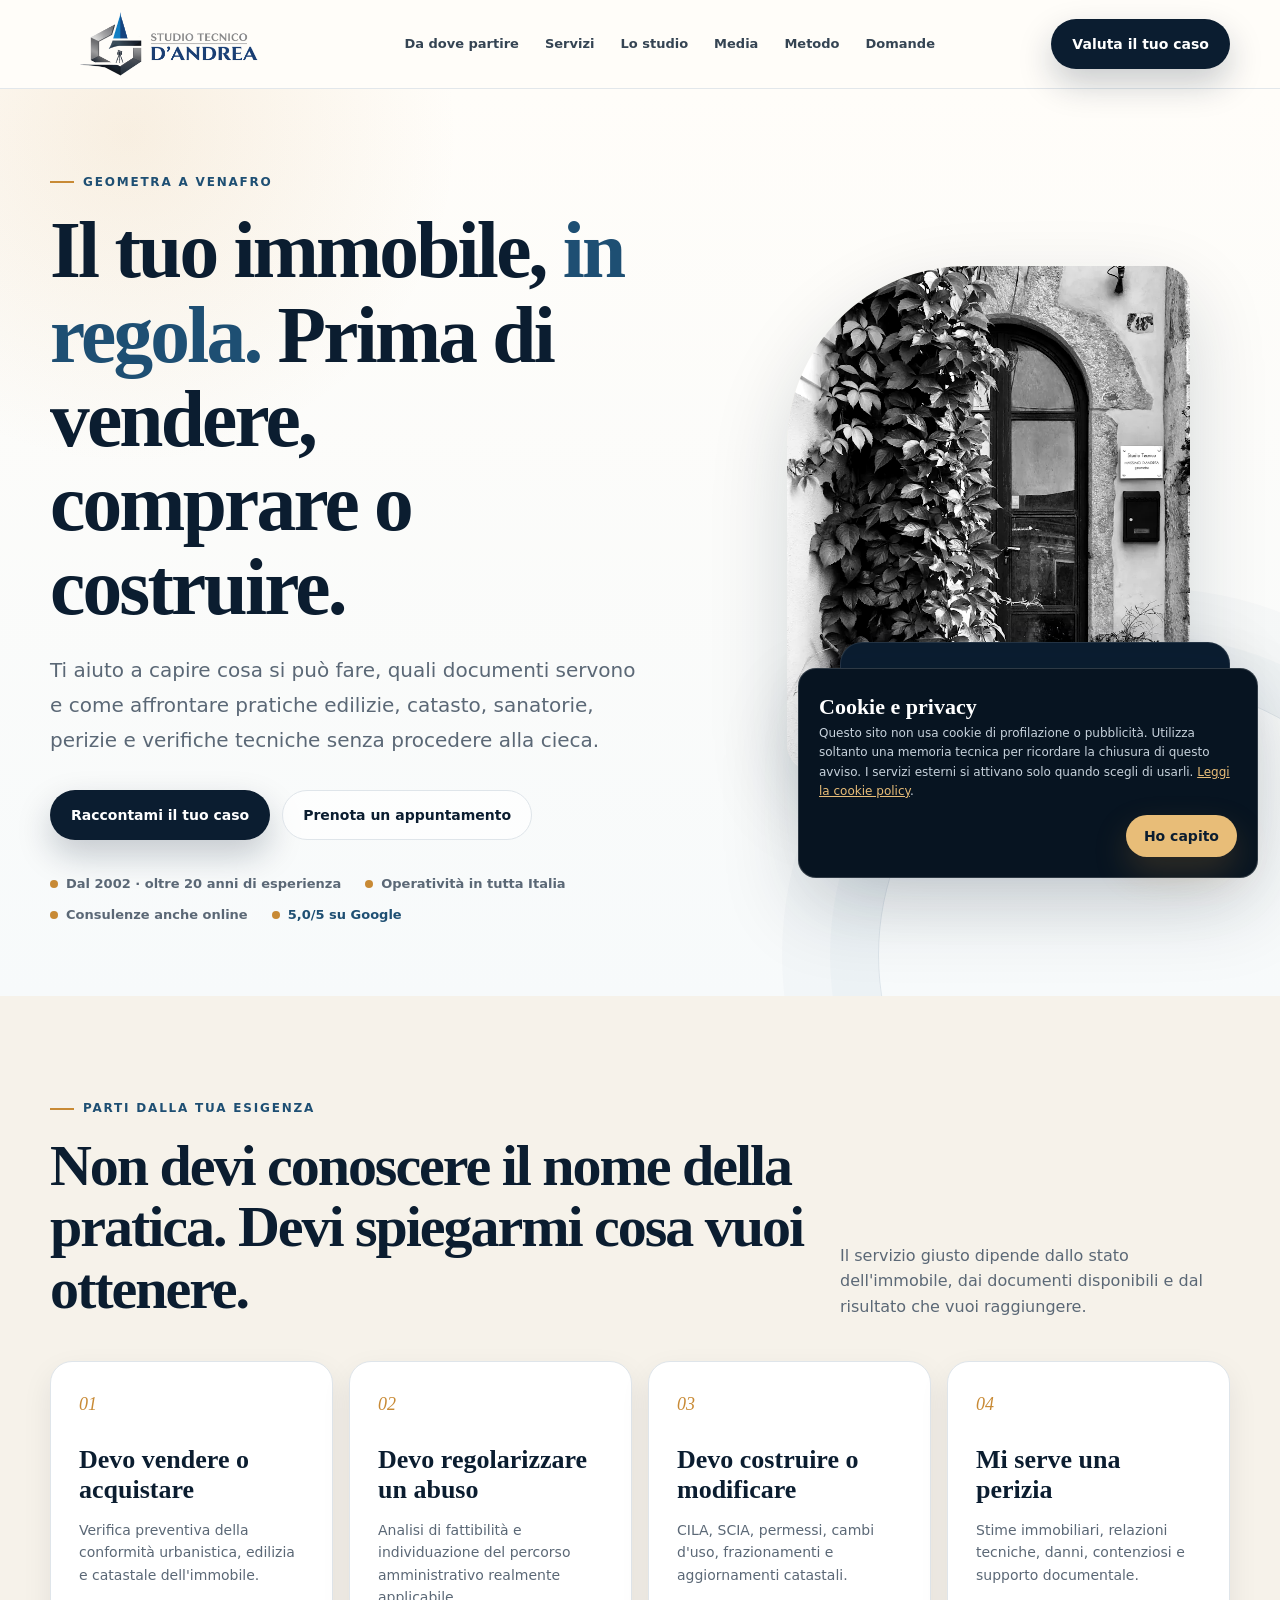
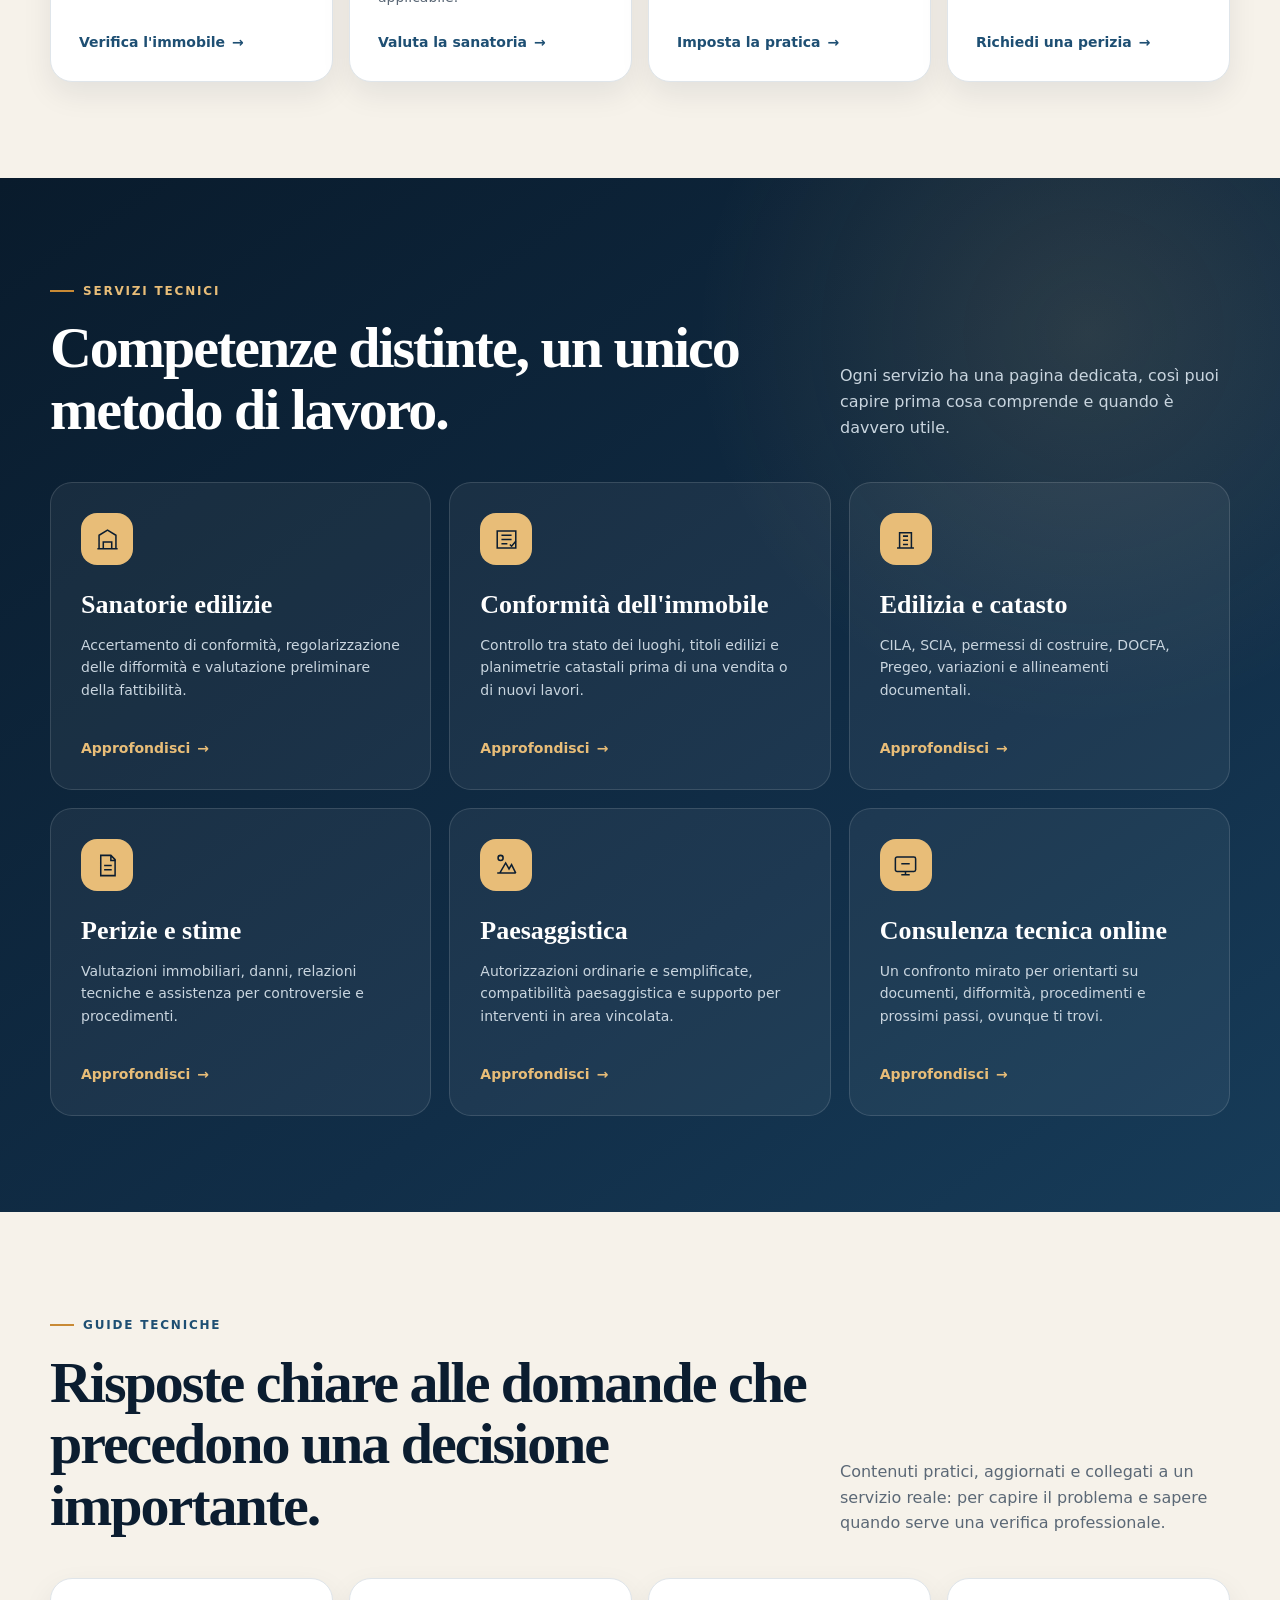
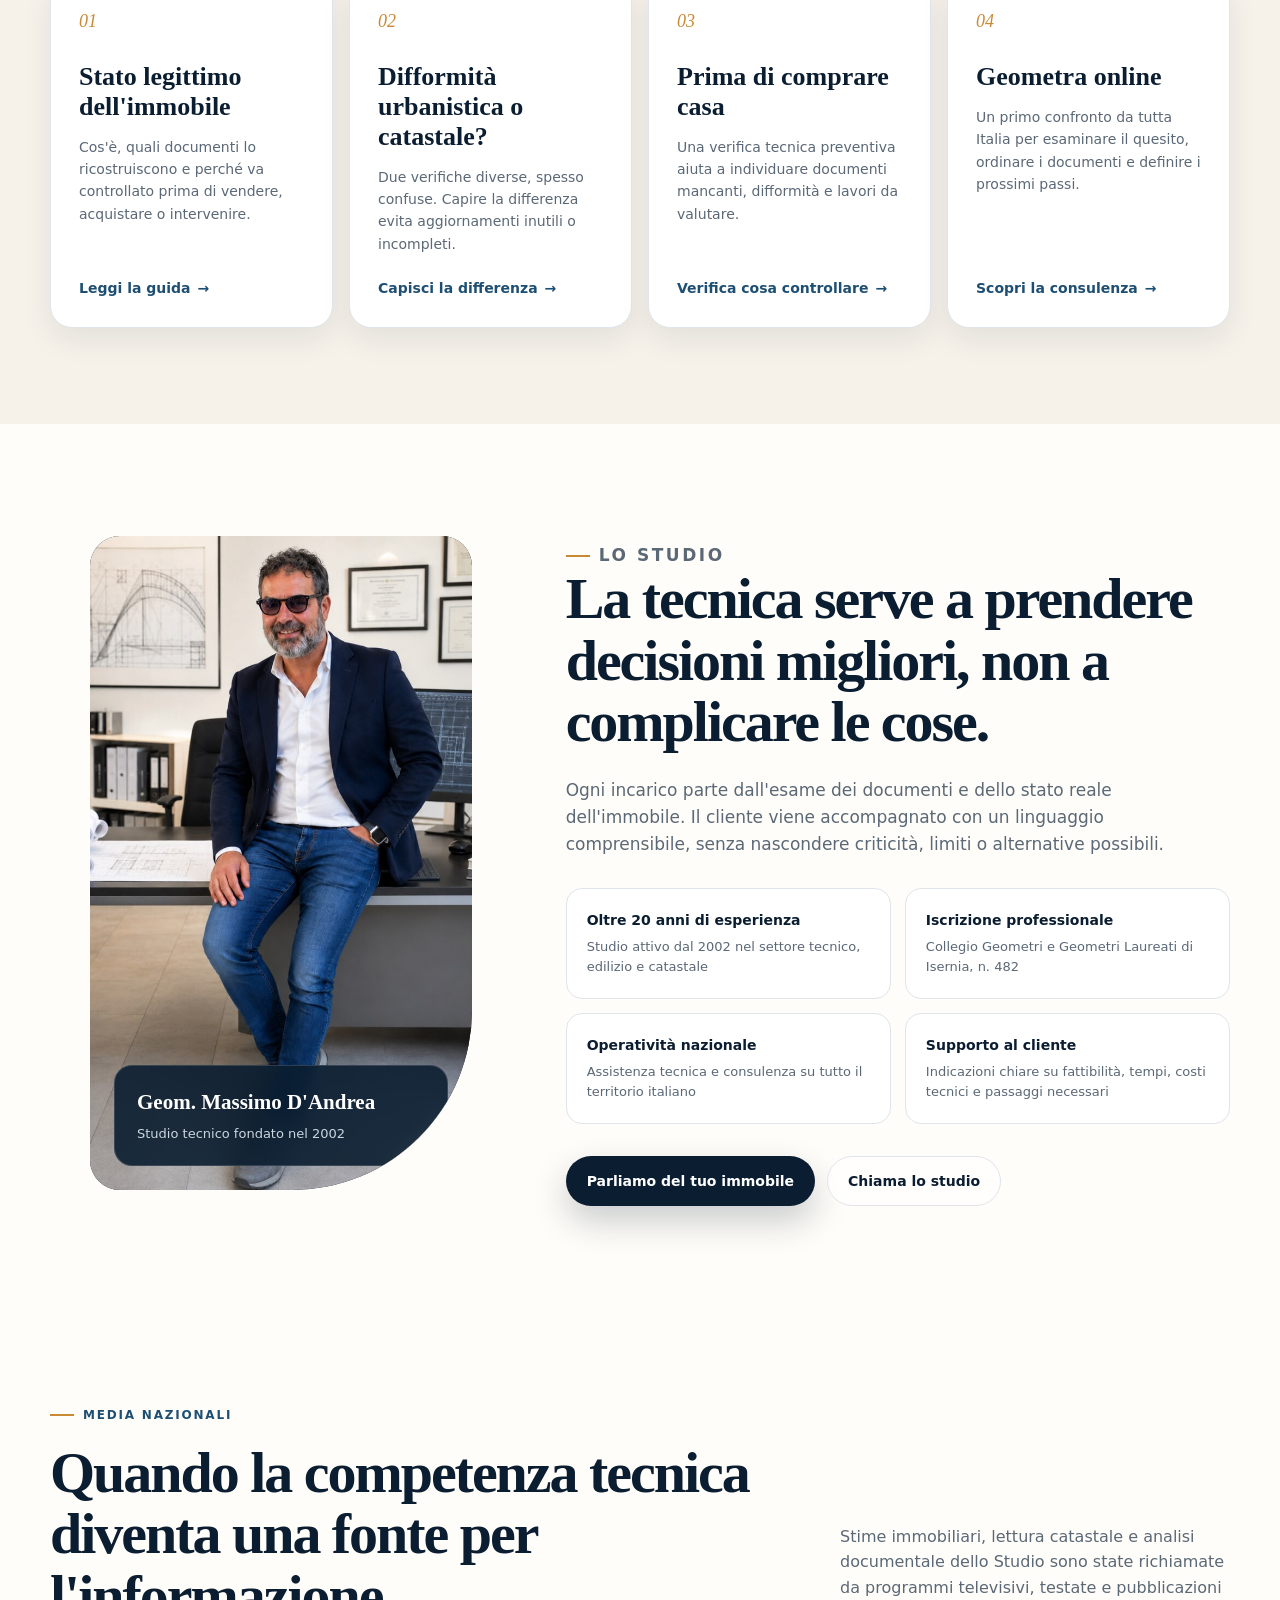
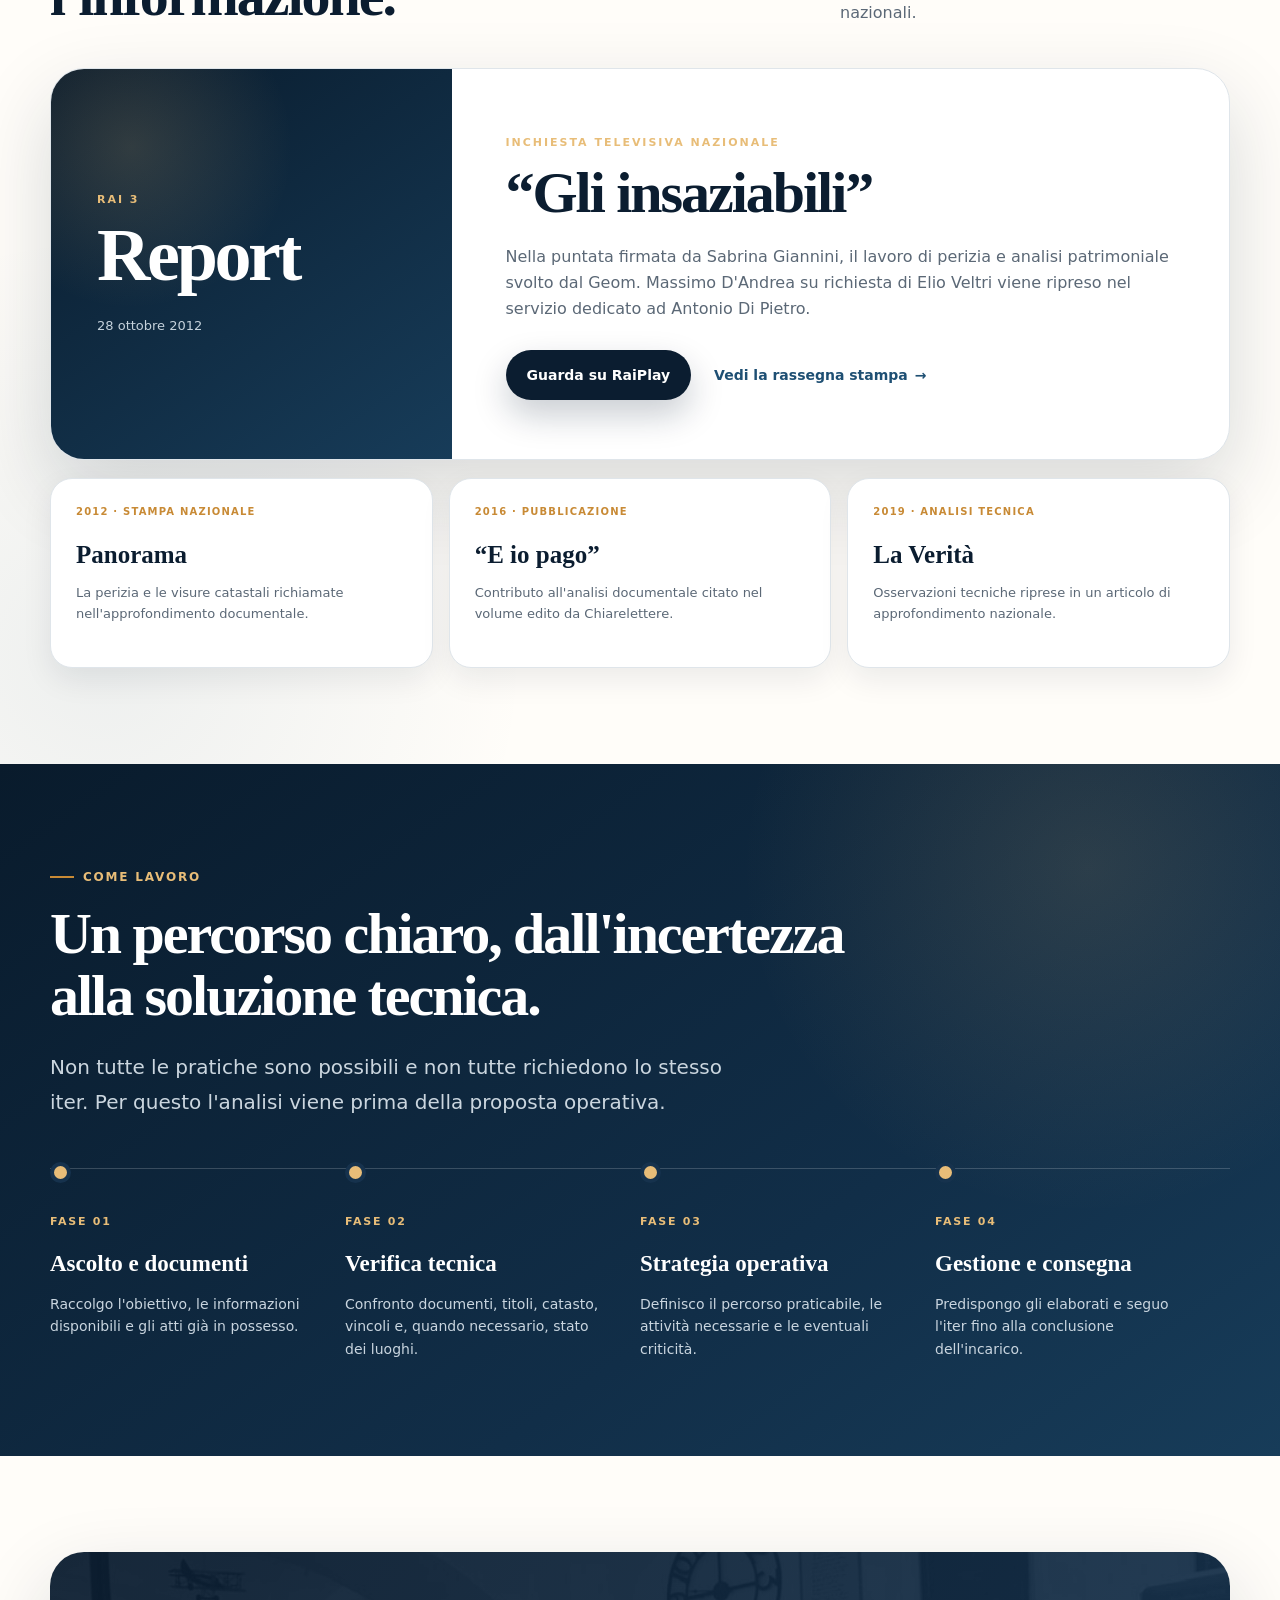
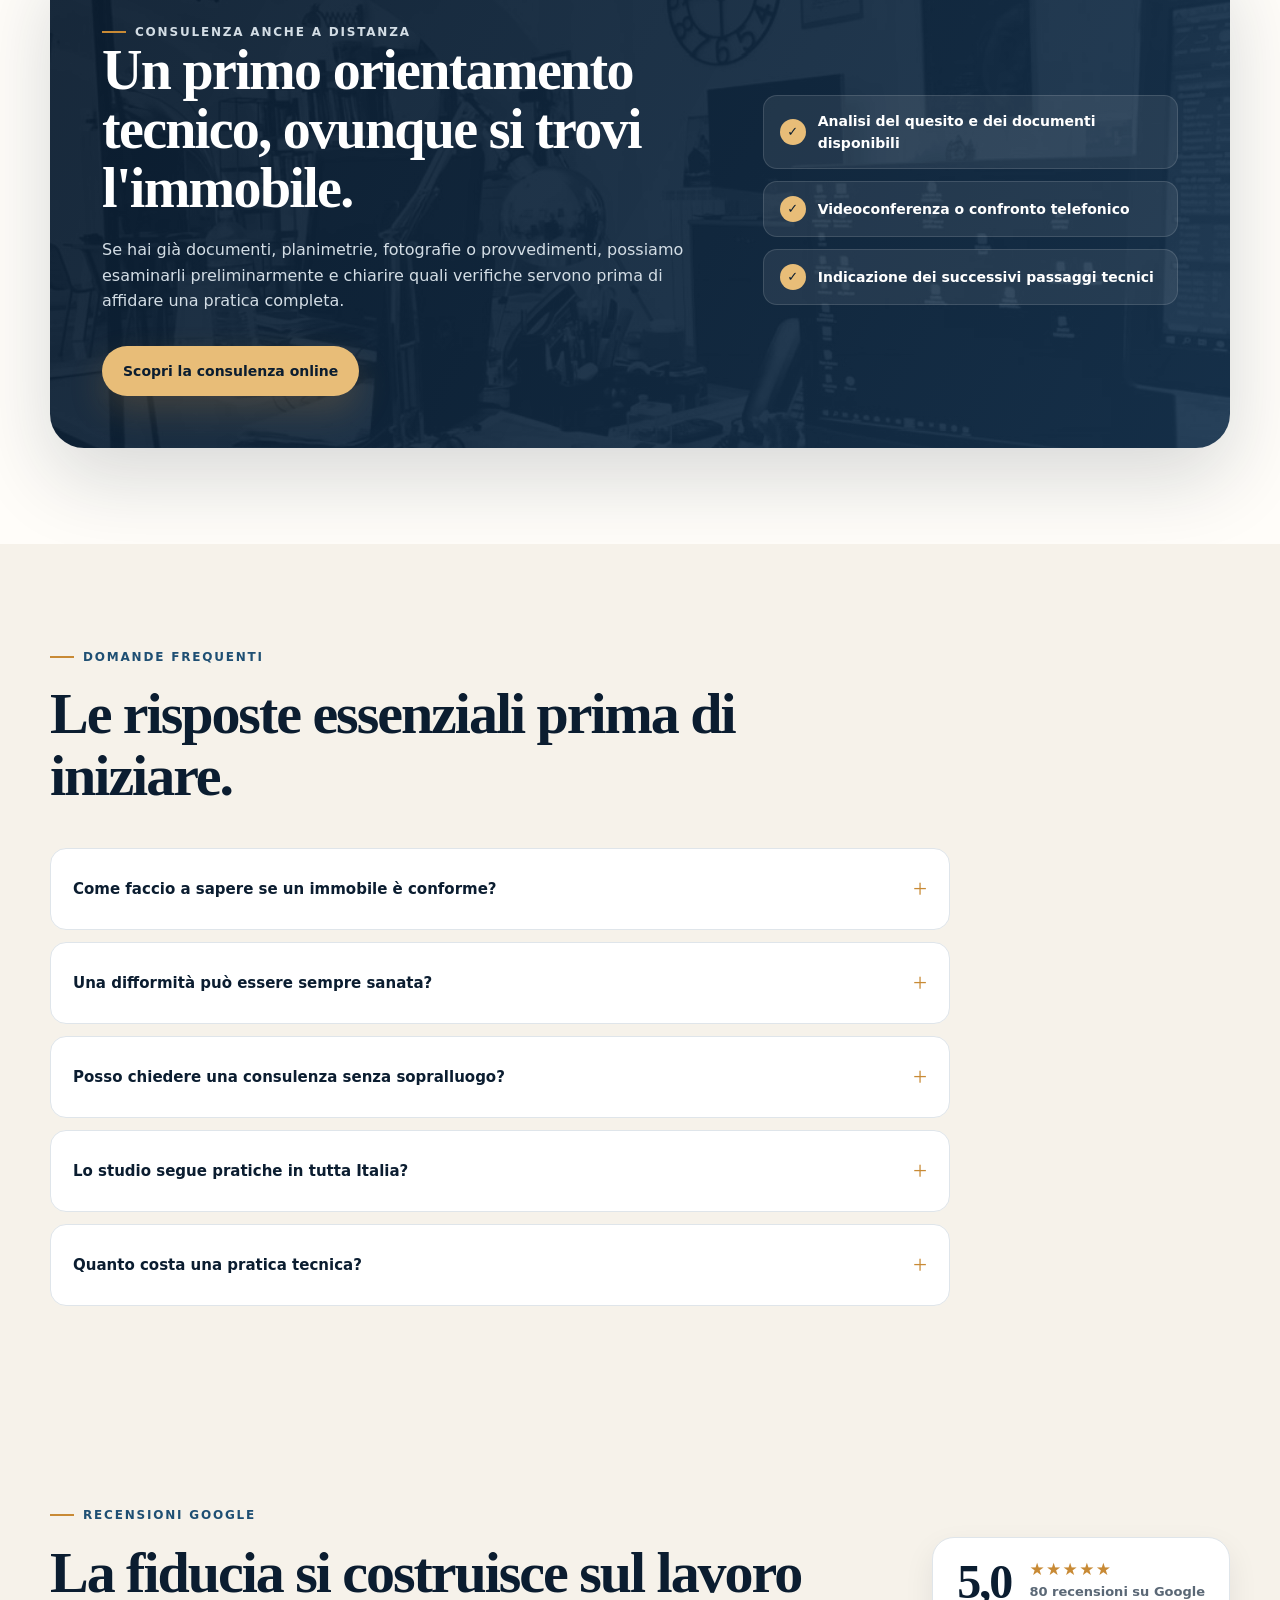
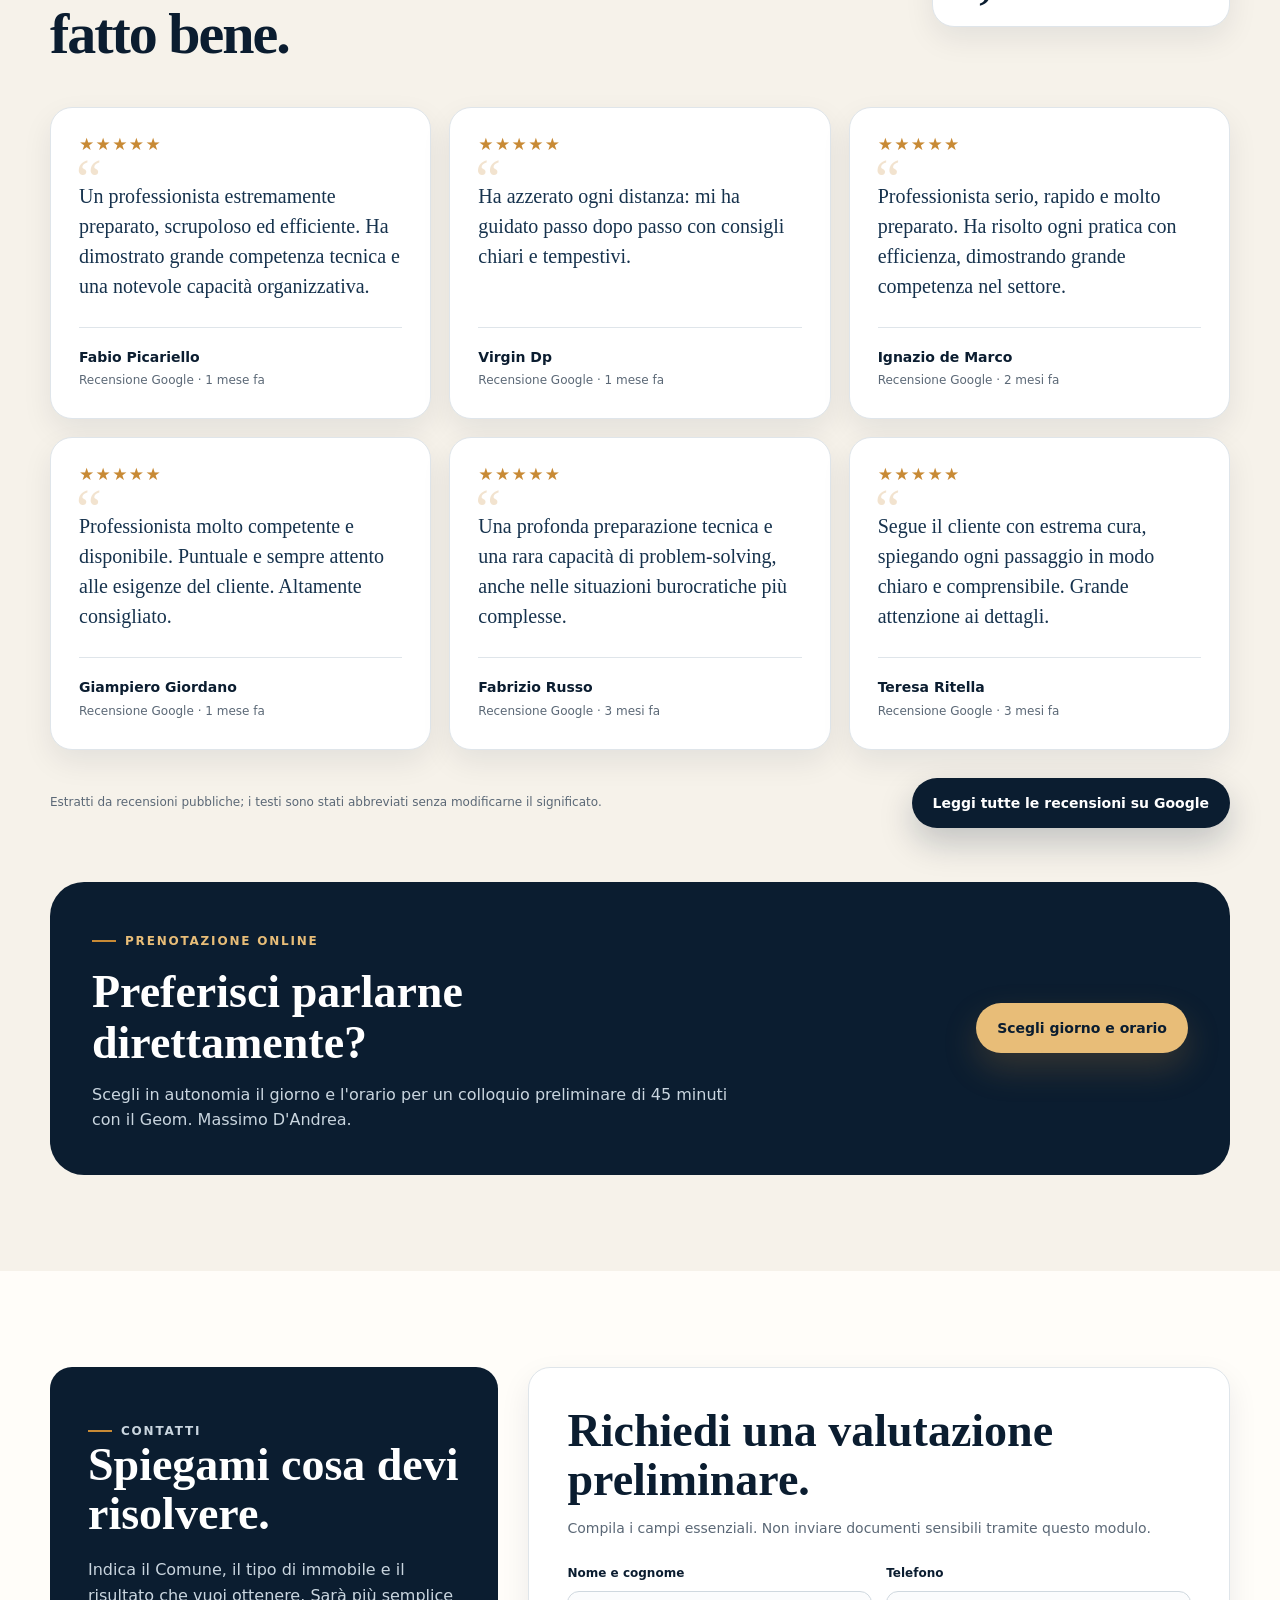
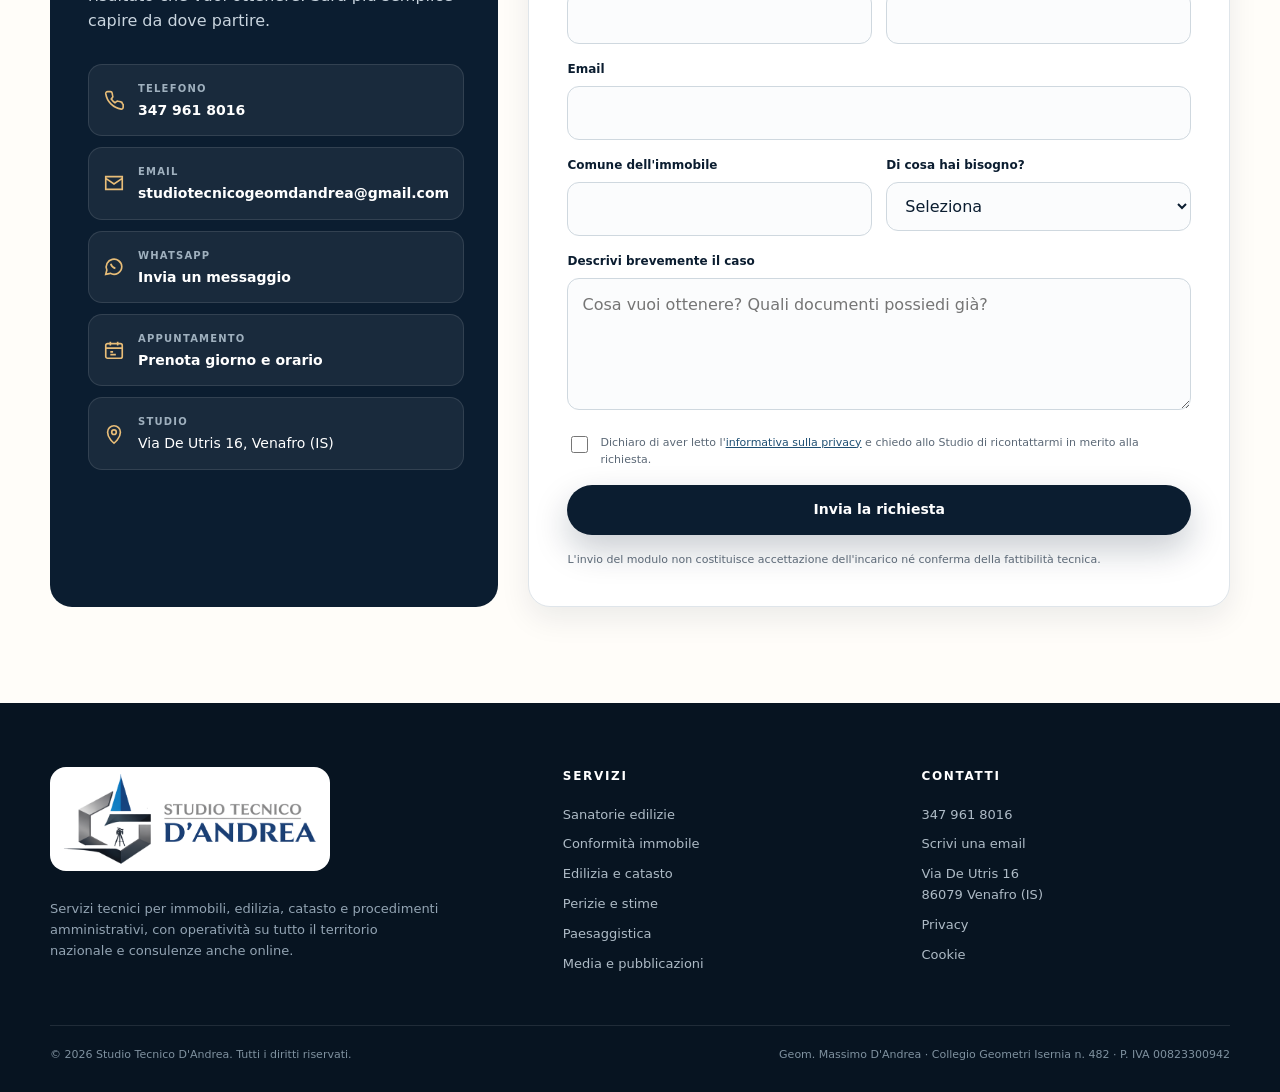
<file: index.html>
<!DOCTYPE html>
<html lang="it">
<head>
  <meta charset="utf-8">
  <meta name="viewport" content="width=device-width, initial-scale=1">
  <title>Geometra a Venafro | Studio Tecnico D'Andrea</title>
  <meta name="description" content="Studio tecnico a Venafro per sanatorie edilizie, conformità urbanistica e catastale, CILA, SCIA, perizie, stime e consulenze tecniche anche online.">
  <meta name="robots" content="index,follow,max-image-preview:large">
  <link rel="canonical" href="https://studiotecnicodandrea.it/">
  <link rel="icon" href="/favicon.ico">
  <link rel="apple-touch-icon" href="/apple-touch-icon.png" sizes="180x180">
  <link rel="stylesheet" href="assets/style.css">
  <meta property="og:locale" content="it_IT">
  <meta property="og:type" content="website">
  <meta property="og:title" content="Studio Tecnico D'Andrea | Geometra a Venafro">
  <meta property="og:description" content="Pratiche edilizie, sanatorie, catasto, perizie e consulenza tecnica per privati, imprese e professionisti.">
  <meta property="og:url" content="https://studiotecnicodandrea.it/">
  <meta property="og:image" content="https://studiotecnicodandrea.it/geom-massimo-dandrea-studio-2026.jpg">
  <meta property="og:image:type" content="image/jpeg">
  <meta property="og:image:width" content="900">
  <meta property="og:image:height" content="1200">
  <meta property="og:image:alt" content="Geom. Massimo D'Andrea nel suo studio tecnico">
  <meta name="twitter:card" content="summary_large_image">
  <meta name="twitter:title" content="Studio Tecnico D'Andrea | Geometra a Venafro">
  <meta name="twitter:description" content="Pratiche edilizie, sanatorie, catasto, perizie e consulenza tecnica in tutta Italia.">
  <meta name="twitter:image" content="https://studiotecnicodandrea.it/geom-massimo-dandrea-studio-2026.jpg">
  <meta name="twitter:image:alt" content="Geom. Massimo D'Andrea nel suo studio tecnico">
  <script type="application/ld+json">
  {
    "@context": "https://schema.org",
    "@type": "ProfessionalService",
    "@id": "https://studiotecnicodandrea.it/#studio",
    "name": "Studio Tecnico D'Andrea",
    "url": "https://studiotecnicodandrea.it/",
    "logo": {
      "@type": "ImageObject",
      "url": "https://studiotecnicodandrea.it/logo-studio-tecnico-dandrea-square.png",
      "width": 512,
      "height": 512
    },
    "image": {
      "@type": "ImageObject",
      "@id": "https://studiotecnicodandrea.it/#ritratto-massimo-dandrea",
      "url": "https://studiotecnicodandrea.it/geom-massimo-dandrea-studio-2026.jpg",
      "contentUrl": "https://studiotecnicodandrea.it/geom-massimo-dandrea-studio-2026.jpg",
      "width": 900,
      "height": 1200,
      "caption": "Geom. Massimo D'Andrea nel suo studio tecnico",
      "representativeOfPage": true
    },
    "founder": {
      "@type": "Person",
      "@id": "https://studiotecnicodandrea.it/#massimo-dandrea",
      "name": "Geom. Massimo D'Andrea",
      "jobTitle": "Geometra",
      "image": { "@id": "https://studiotecnicodandrea.it/#ritratto-massimo-dandrea" }
    },
    "foundingDate": "2002",
    "telephone": "+39 347 961 8016",
    "email": "studiotecnicogeomdandrea@gmail.com",
    "vatID": "IT00823300942",
    "address": {
      "@type": "PostalAddress",
      "streetAddress": "Via De Utris, 16",
      "addressLocality": "Venafro",
      "addressRegion": "IS",
      "postalCode": "86079",
      "addressCountry": "IT"
    },
    "sameAs": [
      "https://g.page/studio-tecnico-geom--massimo-d-a"
    ],
    "areaServed": "Italia",
    "serviceType": [
      "Sanatorie edilizie",
      "Conformità urbanistica e catastale",
      "Pratiche edilizie e catastali",
      "Perizie e stime immobiliari",
      "Pratiche paesaggistiche",
      "Consulenza tecnica online"
    ]
  }
  </script>
  <script type="application/ld+json">
  {
    "@context": "https://schema.org",
    "@type": "WebPage",
    "@id": "https://studiotecnicodandrea.it/#webpage",
    "url": "https://studiotecnicodandrea.it/",
    "name": "Geometra a Venafro | Studio Tecnico D'Andrea",
    "mainEntity": { "@id": "https://studiotecnicodandrea.it/#studio" },
    "primaryImageOfPage": { "@id": "https://studiotecnicodandrea.it/#ritratto-massimo-dandrea" },
    "thumbnailUrl": "https://studiotecnicodandrea.it/geom-massimo-dandrea-studio-2026.jpg"
  }
  </script>
  <script type="application/ld+json">
  {
    "@context": "https://schema.org",
    "@type": "WebSite",
    "name": "Studio Tecnico D'Andrea",
    "alternateName": "Studio D'Andrea",
    "url": "https://studiotecnicodandrea.it/"
  }
  </script>
</head>
<body>
  <a class="skip-link" href="#contenuto">Vai al contenuto</a>

  <header class="site-header">
    <div class="container header-inner">
      <a class="brand" href="index.html" aria-label="Studio Tecnico D'Andrea - Home">
        <span class="brand-mark" aria-hidden="true">
          <svg viewBox="0 0 32 32" fill="none" stroke="currentColor" stroke-width="1.7"><path d="M8 25V7h8c7 0 11 3 11 9s-4 9-11 9H8Z"/><path d="M14 10v12M5 26h23"/></svg>
        </span>
        <span class="brand-copy"><small>Studio tecnico</small><strong>D'Andrea</strong></span>
      </a>

      <nav class="desktop-nav" aria-label="Navigazione principale">
        <a href="#problema">Da dove partire</a>
        <a href="#servizi">Servizi</a>
        <a href="#studio">Lo studio</a>
        <a href="#media">Media</a>
        <a href="#metodo">Metodo</a>
        <a href="#faq">Domande</a>
      </nav>

      <div class="header-actions">
        <a class="btn btn--primary" href="#contatti">Valuta il tuo caso</a>
        <button class="menu-toggle" type="button" aria-label="Apri il menu" aria-expanded="false" aria-controls="menu-mobile" data-menu-button><span></span></button>
      </div>
    </div>

    <nav class="mobile-menu" id="menu-mobile" aria-label="Navigazione mobile" data-mobile-menu data-open="false">
      <a href="#problema">Da dove partire</a>
      <a href="#servizi">Servizi</a>
      <a href="#studio">Lo studio</a>
      <a href="#media">Media nazionali</a>
      <a href="#metodo">Metodo</a>
      <a href="#faq">Domande frequenti</a>
      <a href="consulenza-tecnica-online.html">Consulenza online</a>
      <a class="btn btn--primary" href="#contatti">Valuta il tuo caso</a>
    </nav>
  </header>

  <main id="contenuto">
    <section class="hero">
      <div class="container hero-grid">
        <div class="hero-copy">
          <p class="eyebrow">Geometra a Venafro</p>
          <h1 class="display">Il tuo immobile, <strong class="accent">in regola.</strong> Prima di vendere, comprare o costruire.</h1>
          <p class="lead">Ti aiuto a capire cosa si può fare, quali documenti servono e come affrontare pratiche edilizie, catasto, sanatorie, perizie e verifiche tecniche senza procedere alla cieca.</p>

          <div class="hero-actions">
            <a class="btn btn--primary" href="#contatti">Raccontami il tuo caso</a>
            <a class="btn btn--ghost" href="https://calendar.app.google/cjRotPmwKRnRmsyn8" target="_blank" rel="noopener">Prenota un appuntamento</a>
          </div>

          <div class="trust-row" role="group" aria-label="Informazioni principali">
            <span>Dal 2002 · oltre 20 anni di esperienza</span>
            <span>Operatività in tutta Italia</span>
            <span>Consulenze anche online</span>
            <a href="#recensioni" aria-label="Leggi le recensioni Google: valutazione 5 su 5">5,0/5 su Google</a>
          </div>
        </div>

        <div class="hero-visual">
          <figure class="hero-photo">
            <img src="studio.webp" width="765" height="1020" alt="Ingresso dello Studio Tecnico D'Andrea a Venafro">
          </figure>
          <div class="hero-note">
            <small>Il primo passo</small>
            <strong>Capire il problema prima di iniziare la pratica.</strong>
            <p>Una valutazione tecnica iniziale evita richieste sbagliate, costi inutili e tempi persi.</p>
          </div>
        </div>
      </div>
    </section>

    <section class="section section--soft" id="problema">
      <div class="container">
        <div class="section-heading">
          <div>
            <p class="eyebrow">Parti dalla tua esigenza</p>
            <h2 class="section-title">Non devi conoscere il nome della pratica. Devi spiegarmi cosa vuoi ottenere.</h2>
          </div>
          <p>Il servizio giusto dipende dallo stato dell'immobile, dai documenti disponibili e dal risultato che vuoi raggiungere.</p>
        </div>

        <div class="intent-grid">
          <a class="intent-card" href="conformita-urbanistica-catastale.html">
            <span class="intent-number">01</span>
            <h3>Devo vendere o acquistare</h3>
            <p>Verifica preventiva della conformità urbanistica, edilizia e catastale dell'immobile.</p>
            <span class="text-link">Verifica l'immobile</span>
          </a>

          <a class="intent-card" href="sanatorie-edilizie.html">
            <span class="intent-number">02</span>
            <h3>Devo regolarizzare un abuso</h3>
            <p>Analisi di fattibilità e individuazione del percorso amministrativo realmente applicabile.</p>
            <span class="text-link">Valuta la sanatoria</span>
          </a>

          <a class="intent-card" href="pratiche-edilizie-catasto.html">
            <span class="intent-number">03</span>
            <h3>Devo costruire o modificare</h3>
            <p>CILA, SCIA, permessi, cambi d'uso, frazionamenti e aggiornamenti catastali.</p>
            <span class="text-link">Imposta la pratica</span>
          </a>

          <a class="intent-card" href="perizie-stime.html">
            <span class="intent-number">04</span>
            <h3>Mi serve una perizia</h3>
            <p>Stime immobiliari, relazioni tecniche, danni, contenziosi e supporto documentale.</p>
            <span class="text-link">Richiedi una perizia</span>
          </a>
        </div>
      </div>
    </section>

    <section class="section section--dark" id="servizi">
      <div class="container">
        <div class="section-heading">
          <div>
            <p class="eyebrow">Servizi tecnici</p>
            <h2 class="section-title">Competenze distinte, un unico metodo di lavoro.</h2>
          </div>
          <p>Ogni servizio ha una pagina dedicata, così puoi capire prima cosa comprende e quando è davvero utile.</p>
        </div>

        <div class="services-grid">
          <a class="service-card" href="sanatorie-edilizie.html">
            <span class="service-icon" aria-hidden="true"><svg viewBox="0 0 32 32" fill="none" stroke="currentColor" stroke-width="1.8"><path d="M6 27V11l10-6 10 6v16M11 27v-8h10v8M4 27h24"/></svg></span>
            <h3>Sanatorie edilizie</h3>
            <p>Accertamento di conformità, regolarizzazione delle difformità e valutazione preliminare della fattibilità.</p>
            <span class="text-link">Approfondisci</span>
          </a>

          <a class="service-card" href="conformita-urbanistica-catastale.html">
            <span class="service-icon" aria-hidden="true"><svg viewBox="0 0 32 32" fill="none" stroke="currentColor" stroke-width="1.8"><path d="M5 6h22v20H5zM10 11h12M10 16h12M10 21h7"/><path d="m20 22 2 2 5-6"/></svg></span>
            <h3>Conformità dell'immobile</h3>
            <p>Controllo tra stato dei luoghi, titoli edilizi e planimetrie catastali prima di una vendita o di nuovi lavori.</p>
            <span class="text-link">Approfondisci</span>
          </a>

          <a class="service-card" href="pratiche-edilizie-catasto.html">
            <span class="service-icon" aria-hidden="true"><svg viewBox="0 0 32 32" fill="none" stroke="currentColor" stroke-width="1.8"><path d="M6 26h20M9 26V8h14v18M13 12h6M13 17h6M13 22h6"/></svg></span>
            <h3>Edilizia e catasto</h3>
            <p>CILA, SCIA, permessi di costruire, DOCFA, Pregeo, variazioni e allineamenti documentali.</p>
            <span class="text-link">Approfondisci</span>
          </a>

          <a class="service-card" href="perizie-stime.html">
            <span class="service-icon" aria-hidden="true"><svg viewBox="0 0 32 32" fill="none" stroke="currentColor" stroke-width="1.8"><path d="M8 4h12l5 5v19H8zM20 4v6h6M12 16h9M12 21h9"/></svg></span>
            <h3>Perizie e stime</h3>
            <p>Valutazioni immobiliari, danni, relazioni tecniche e assistenza per controversie e procedimenti.</p>
            <span class="text-link">Approfondisci</span>
          </a>

          <a class="service-card" href="paesaggistica.html">
            <span class="service-icon" aria-hidden="true"><svg viewBox="0 0 32 32" fill="none" stroke="currentColor" stroke-width="1.8"><path d="M5 25h22M8 25l7-12 4 7 3-5 5 10M9 10a3 3 0 1 0 0-6 3 3 0 0 0 0 6Z"/></svg></span>
            <h3>Paesaggistica</h3>
            <p>Autorizzazioni ordinarie e semplificate, compatibilità paesaggistica e supporto per interventi in area vincolata.</p>
            <span class="text-link">Approfondisci</span>
          </a>

          <a class="service-card" href="consulenza-tecnica-online.html">
            <span class="service-icon" aria-hidden="true"><svg viewBox="0 0 32 32" fill="none" stroke="currentColor" stroke-width="1.8"><rect x="4" y="6" width="24" height="17" rx="2"/><path d="M11 27h10M16 23v4M11 14h10"/></svg></span>
            <h3>Consulenza tecnica online</h3>
            <p>Un confronto mirato per orientarti su documenti, difformità, procedimenti e prossimi passi, ovunque ti trovi.</p>
            <span class="text-link">Approfondisci</span>
          </a>
        </div>
      </div>
    </section>

    <section class="section section--soft" id="guide">
      <div class="container">
        <div class="section-heading">
          <div>
            <p class="eyebrow">Guide tecniche</p>
            <h2 class="section-title">Risposte chiare alle domande che precedono una decisione importante.</h2>
          </div>
          <p>Contenuti pratici, aggiornati e collegati a un servizio reale: per capire il problema e sapere quando serve una verifica professionale.</p>
        </div>

        <div class="intent-grid">
          <a class="intent-card" href="stato-legittimo-immobile.html">
            <span class="intent-number">01</span>
            <h3>Stato legittimo dell'immobile</h3>
            <p>Cos'è, quali documenti lo ricostruiscono e perché va controllato prima di vendere, acquistare o intervenire.</p>
            <span class="text-link">Leggi la guida</span>
          </a>

          <a class="intent-card" href="difformita-urbanistica-catastale.html">
            <span class="intent-number">02</span>
            <h3>Difformità urbanistica o catastale?</h3>
            <p>Due verifiche diverse, spesso confuse. Capire la differenza evita aggiornamenti inutili o incompleti.</p>
            <span class="text-link">Capisci la differenza</span>
          </a>

          <a class="intent-card" href="verifica-immobile-prima-acquisto.html">
            <span class="intent-number">03</span>
            <h3>Prima di comprare casa</h3>
            <p>Una verifica tecnica preventiva aiuta a individuare documenti mancanti, difformità e lavori da valutare.</p>
            <span class="text-link">Verifica cosa controllare</span>
          </a>

          <a class="intent-card" href="consulenza-tecnica-online.html">
            <span class="intent-number">04</span>
            <h3>Geometra online</h3>
            <p>Un primo confronto da tutta Italia per esaminare il quesito, ordinare i documenti e definire i prossimi passi.</p>
            <span class="text-link">Scopri la consulenza</span>
          </a>
        </div>
      </div>
    </section>

    <section class="section" id="studio">
      <div class="container profile-grid">
        <figure class="profile-media">
          <img src="geom-massimo-dandrea-studio-2026.jpg" width="900" height="1200" alt="Geom. Massimo D'Andrea nel suo studio tecnico a Venafro">
          <figcaption class="profile-stamp">
            <strong>Geom. Massimo D'Andrea</strong>
            <span>Studio tecnico fondato nel 2002</span>
          </figcaption>
        </figure>

        <div class="profile-content">
          <p class="eyebrow">Lo studio</p>
          <h2 class="section-title">La tecnica serve a prendere decisioni migliori, non a complicare le cose.</h2>
          <p>Ogni incarico parte dall'esame dei documenti e dello stato reale dell'immobile. Il cliente viene accompagnato con un linguaggio comprensibile, senza nascondere criticità, limiti o alternative possibili.</p>

          <div class="credentials">
            <div class="credential"><strong>Oltre 20 anni di esperienza</strong><span>Studio attivo dal 2002 nel settore tecnico, edilizio e catastale</span></div>
            <div class="credential"><strong>Iscrizione professionale</strong><span>Collegio Geometri e Geometri Laureati di Isernia, n. 482</span></div>
            <div class="credential"><strong>Operatività nazionale</strong><span>Assistenza tecnica e consulenza su tutto il territorio italiano</span></div>
            <div class="credential"><strong>Supporto al cliente</strong><span>Indicazioni chiare su fattibilità, tempi, costi tecnici e passaggi necessari</span></div>
          </div>

          <div class="hero-actions">
            <a class="btn btn--primary" href="#contatti">Parliamo del tuo immobile</a>
            <a class="btn btn--ghost" href="tel:+393479618016">Chiama lo studio</a>
          </div>
        </div>
      </div>
    </section>

    <section class="section media-section" id="media">
      <div class="container">
        <div class="section-heading">
          <div>
            <p class="eyebrow">Media nazionali</p>
            <h2 class="section-title">Quando la competenza tecnica diventa una fonte per l'informazione.</h2>
          </div>
          <p>Stime immobiliari, lettura catastale e analisi documentale dello Studio sono state richiamate da programmi televisivi, testate e pubblicazioni nazionali.</p>
        </div>

        <article class="media-feature">
          <div class="media-feature__brand" aria-label="Rai 3 Report, 28 ottobre 2012">
            <span>Rai 3</span>
            <strong>Report</strong>
            <small>28 ottobre 2012</small>
          </div>
          <div class="media-feature__content">
            <span class="media-kicker">Inchiesta televisiva nazionale</span>
            <h3>“Gli insaziabili”</h3>
            <p>Nella puntata firmata da Sabrina Giannini, il lavoro di perizia e analisi patrimoniale svolto dal Geom. Massimo D'Andrea su richiesta di Elio Veltri viene ripreso nel servizio dedicato ad Antonio Di Pietro.</p>
            <div class="media-actions">
              <a class="btn btn--primary" href="https://www.raiplay.it/video/2012/10/Gli-insaziabili-411820bf-6b97-4925-8a03-7f3d03685eac.html" target="_blank" rel="noopener">Guarda su RaiPlay</a>
              <a class="text-link" href="media-rassegna-stampa.html">Vedi la rassegna stampa</a>
            </div>
          </div>
        </article>

        <div class="media-highlights" aria-label="Altri contributi e citazioni nazionali">
          <a class="media-highlight" href="media-rassegna-stampa.html#panorama">
            <small>2012 · Stampa nazionale</small>
            <strong>Panorama</strong>
            <span>La perizia e le visure catastali richiamate nell'approfondimento documentale.</span>
          </a>
          <a class="media-highlight" href="media-rassegna-stampa.html#e-io-pago">
            <small>2016 · Pubblicazione</small>
            <strong>“E io pago”</strong>
            <span>Contributo all'analisi documentale citato nel volume edito da Chiarelettere.</span>
          </a>
          <a class="media-highlight" href="media-rassegna-stampa.html#la-verita">
            <small>2019 · Analisi tecnica</small>
            <strong>La Verità</strong>
            <span>Osservazioni tecniche riprese in un articolo di approfondimento nazionale.</span>
          </a>
        </div>
      </div>
    </section>

    <section class="section section--dark" id="metodo">
      <div class="container">
        <p class="eyebrow">Come lavoro</p>
        <h2 class="section-title">Un percorso chiaro, dall'incertezza alla soluzione tecnica.</h2>
        <p class="lead">Non tutte le pratiche sono possibili e non tutte richiedono lo stesso iter. Per questo l'analisi viene prima della proposta operativa.</p>

        <div class="process">
          <article class="process-step"><small>Fase 01</small><h3>Ascolto e documenti</h3><p>Raccolgo l'obiettivo, le informazioni disponibili e gli atti già in possesso.</p></article>
          <article class="process-step"><small>Fase 02</small><h3>Verifica tecnica</h3><p>Confronto documenti, titoli, catasto, vincoli e, quando necessario, stato dei luoghi.</p></article>
          <article class="process-step"><small>Fase 03</small><h3>Strategia operativa</h3><p>Definisco il percorso praticabile, le attività necessarie e le eventuali criticità.</p></article>
          <article class="process-step"><small>Fase 04</small><h3>Gestione e consegna</h3><p>Predispongo gli elaborati e seguo l'iter fino alla conclusione dell'incarico.</p></article>
        </div>
      </div>
    </section>

    <section class="section">
      <div class="container online-card">
        <div>
          <p class="eyebrow">Consulenza anche a distanza</p>
          <h2>Un primo orientamento tecnico, ovunque si trovi l'immobile.</h2>
          <p>Se hai già documenti, planimetrie, fotografie o provvedimenti, possiamo esaminarli preliminarmente e chiarire quali verifiche servono prima di affidare una pratica completa.</p>
          <div class="hero-actions">
            <a class="btn btn--gold" href="consulenza-tecnica-online.html">Scopri la consulenza online</a>
          </div>
        </div>
        <div class="online-points">
          <div class="online-point">Analisi del quesito e dei documenti disponibili</div>
          <div class="online-point">Videoconferenza o confronto telefonico</div>
          <div class="online-point">Indicazione dei successivi passaggi tecnici</div>
        </div>
      </div>
    </section>

    <section class="section section--soft" id="faq">
      <div class="container">
        <p class="eyebrow">Domande frequenti</p>
        <h2 class="section-title">Le risposte essenziali prima di iniziare.</h2>

        <div class="faq-list">
          <details class="faq-item"><summary>Come faccio a sapere se un immobile è conforme?</summary><p>Occorre confrontare lo stato attuale con i titoli edilizi conservati dal Comune e con la documentazione catastale. La sola planimetria catastale non dimostra, da sola, la regolarità urbanistica.</p></details>
          <details class="faq-item"><summary>Una difformità può essere sempre sanata?</summary><p>No. La possibilità dipende dal tipo di opera, dall'epoca di realizzazione, dalla disciplina urbanistica applicabile e dagli eventuali vincoli. La fattibilità va verificata prima di presentare qualsiasi istanza.</p></details>
          <details class="faq-item"><summary>Posso chiedere una consulenza senza sopralluogo?</summary><p>Sì, per un primo orientamento documentale. Se il caso richiede misure, rilievi o verifiche dello stato dei luoghi, verrà indicata la necessità di un sopralluogo.</p></details>
          <details class="faq-item"><summary>Lo studio segue pratiche in tutta Italia?</summary><p>Sì. L'attività viene organizzata in base alla natura dell'incarico, agli eventuali sopralluoghi e agli enti coinvolti. Le consulenze documentali possono essere svolte anche online.</p></details>
          <details class="faq-item"><summary>Quanto costa una pratica tecnica?</summary><p>Il costo varia in base alla complessità, ai documenti disponibili, ai rilievi necessari e agli enti coinvolti. Dopo l'analisi preliminare viene formulato un preventivo coerente con le attività effettive.</p></details>
        </div>
      </div>
    </section>

    <section class="section section--soft" id="recensioni">
      <div class="container">
        <div class="section-heading reviews-heading">
          <div>
            <p class="eyebrow">Recensioni Google</p>
            <h2 class="section-title">La fiducia si costruisce sul lavoro fatto bene.</h2>
          </div>
          <div class="google-rating" role="group" aria-label="Valutazione Google 5 su 5, basata su 80 recensioni">
            <strong>5,0</strong>
            <div>
              <span class="review-stars" aria-hidden="true">★★★★★</span>
              <span>80 recensioni su Google</span>
            </div>
          </div>
        </div>

        <div class="reviews-grid">
          <figure class="review-card">
            <span class="review-stars" role="img" aria-label="5 stelle su 5">★★★★★</span>
            <blockquote>Un professionista estremamente preparato, scrupoloso ed efficiente. Ha dimostrato grande competenza tecnica e una notevole capacità organizzativa.</blockquote>
            <figcaption><strong>Fabio Picariello</strong><span>Recensione Google · 1 mese fa</span></figcaption>
          </figure>

          <figure class="review-card">
            <span class="review-stars" role="img" aria-label="5 stelle su 5">★★★★★</span>
            <blockquote>Ha azzerato ogni distanza: mi ha guidato passo dopo passo con consigli chiari e tempestivi.</blockquote>
            <figcaption><strong>Virgin Dp</strong><span>Recensione Google · 1 mese fa</span></figcaption>
          </figure>

          <figure class="review-card">
            <span class="review-stars" role="img" aria-label="5 stelle su 5">★★★★★</span>
            <blockquote>Professionista serio, rapido e molto preparato. Ha risolto ogni pratica con efficienza, dimostrando grande competenza nel settore.</blockquote>
            <figcaption><strong>Ignazio de Marco</strong><span>Recensione Google · 2 mesi fa</span></figcaption>
          </figure>

          <figure class="review-card">
            <span class="review-stars" role="img" aria-label="5 stelle su 5">★★★★★</span>
            <blockquote>Professionista molto competente e disponibile. Puntuale e sempre attento alle esigenze del cliente. Altamente consigliato.</blockquote>
            <figcaption><strong>Giampiero Giordano</strong><span>Recensione Google · 1 mese fa</span></figcaption>
          </figure>

          <figure class="review-card">
            <span class="review-stars" role="img" aria-label="5 stelle su 5">★★★★★</span>
            <blockquote>Una profonda preparazione tecnica e una rara capacità di problem-solving, anche nelle situazioni burocratiche più complesse.</blockquote>
            <figcaption><strong>Fabrizio Russo</strong><span>Recensione Google · 3 mesi fa</span></figcaption>
          </figure>

          <figure class="review-card">
            <span class="review-stars" role="img" aria-label="5 stelle su 5">★★★★★</span>
            <blockquote>Segue il cliente con estrema cura, spiegando ogni passaggio in modo chiaro e comprensibile. Grande attenzione ai dettagli.</blockquote>
            <figcaption><strong>Teresa Ritella</strong><span>Recensione Google · 3 mesi fa</span></figcaption>
          </figure>
        </div>

        <div class="reviews-footer">
          <p>Estratti da recensioni pubbliche; i testi sono stati abbreviati senza modificarne il significato.</p>
          <a class="btn btn--primary" href="https://g.page/studio-tecnico-geom--massimo-d-a" target="_blank" rel="noopener">Leggi tutte le recensioni su Google</a>
        </div>

        <div class="cta-band appointment-band" id="appuntamento">
          <div class="appointment-band__copy">
            <p class="eyebrow">Prenotazione online</p>
            <h2>Preferisci parlarne direttamente?</h2>
            <p>Scegli in autonomia il giorno e l'orario per un colloquio preliminare di 45 minuti con il Geom. Massimo D'Andrea.</p>
          </div>
          <a class="btn btn--gold" href="https://calendar.app.google/cjRotPmwKRnRmsyn8" target="_blank" rel="noopener">Scegli giorno e orario</a>
        </div>
      </div>
    </section>

    <section class="section" id="contatti">
      <div class="container contact-grid">
        <div class="contact-panel">
          <p class="eyebrow">Contatti</p>
          <h2>Spiegami cosa devi risolvere.</h2>
          <p>Indica il Comune, il tipo di immobile e il risultato che vuoi ottenere. Sarà più semplice capire da dove partire.</p>

          <div class="contact-list">
            <a class="contact-link" href="tel:+393479618016">
              <svg viewBox="0 0 24 24" fill="none" stroke="currentColor" stroke-width="1.8"><path d="M22 16.9v3a2 2 0 0 1-2.2 2A19.8 19.8 0 0 1 3 5.1 2 2 0 0 1 5 2.9h3a2 2 0 0 1 2 1.7c.1.9.3 1.8.6 2.7a2 2 0 0 1-.4 2.1L9 10.9a16 16 0 0 0 4.1 4.1l1.5-1.2a2 2 0 0 1 2.1-.4c.9.3 1.8.5 2.7.6a2 2 0 0 1 1.7 2Z"/></svg>
              <span><small>Telefono</small><strong>347&nbsp;961&nbsp;8016</strong></span>
            </a>
            <a class="contact-link" href="mailto:studiotecnicogeomdandrea@gmail.com">
              <svg viewBox="0 0 24 24" fill="none" stroke="currentColor" stroke-width="1.8"><path d="M3 5h18v14H3zM3 7l9 6 9-6"/></svg>
              <span><small>Email</small><strong>studiotecnicogeomdandrea@gmail.com</strong></span>
            </a>
            <a class="contact-link" href="https://wa.me/393479618016?text=Buongiorno%20Geom.%20D%27Andrea%2C%20vorrei%20sottoporle%20un%20caso%20tecnico." target="_blank" rel="noopener">
              <svg viewBox="0 0 24 24" fill="none" stroke="currentColor" stroke-width="1.8"><path d="M20.5 11.5a8.5 8.5 0 0 1-12.6 7.4L3 20l1.2-4.7a8.5 8.5 0 1 1 16.3-3.8Z"/><path d="M8.5 8.5c.7 2.8 2.2 4.3 5 5"/></svg>
              <span><small>WhatsApp</small><strong>Invia un messaggio</strong></span>
            </a>
            <a class="contact-link" href="https://calendar.app.google/cjRotPmwKRnRmsyn8" target="_blank" rel="noopener">
              <svg viewBox="0 0 24 24" fill="none" stroke="currentColor" stroke-width="1.8"><rect x="3" y="5" width="18" height="16" rx="2"/><path d="M8 3v4M16 3v4M3 10h18M8 14h3M8 17h6"/></svg>
              <span><small>Appuntamento</small><strong>Prenota giorno e orario</strong></span>
            </a>
            <div class="contact-link">
              <svg viewBox="0 0 24 24" fill="none" stroke="currentColor" stroke-width="1.8"><path d="M12 22s7-5.2 7-12a7 7 0 1 0-14 0c0 6.8 7 12 7 12Z"/><circle cx="12" cy="10" r="2.5"/></svg>
              <span><small>Studio</small><span>Via De Utris 16, Venafro (IS)</span></span>
            </div>
          </div>
        </div>

        <div class="form-panel">
          <h2>Richiedi una valutazione preliminare.</h2>
          <p>Compila i campi essenziali. Non inviare documenti sensibili tramite questo modulo.</p>

          <form class="contact-form" action="https://formspree.io/f/mbdznjva" method="post" data-contact-form>
            <div class="honeypot" aria-hidden="true"><label for="azienda">Lascia vuoto questo campo</label><input id="azienda" name="_gotcha" type="text" tabindex="-1" autocomplete="off"></div>
            <div class="form-row">
              <div class="field"><label for="nome">Nome e cognome</label><input id="nome" name="nome" type="text" autocomplete="name" required></div>
              <div class="field"><label for="telefono">Telefono</label><input id="telefono" name="telefono" type="tel" autocomplete="tel" required></div>
            </div>
            <div class="field"><label for="email">Email</label><input id="email" name="_replyto" type="email" autocomplete="email" required></div>
            <div class="form-row">
              <div class="field"><label for="comune">Comune dell'immobile</label><input id="comune" name="comune_immobile" type="text" required></div>
              <div class="field">
                <label for="servizio">Di cosa hai bisogno?</label>
                <select id="servizio" name="servizio" required data-service-select>
                  <option value="">Seleziona</option>
                  <option>Sanatoria o difformità</option>
                  <option>Vendita o acquisto immobile</option>
                  <option>Pratica edilizia o catastale</option>
                  <option>Perizia o stima</option>
                  <option>Paesaggistica</option>
                  <option>Consulenza online</option>
                  <option>Altro</option>
                </select>
              </div>
            </div>
            <div class="field"><label for="messaggio">Descrivi brevemente il caso</label><textarea id="messaggio" name="messaggio" placeholder="Cosa vuoi ottenere? Quali documenti possiedi già?" required></textarea></div>
            <label class="consent"><input type="checkbox" name="privacy_presa_visione" value="sì" required><span>Dichiaro di aver letto l'<a href="privacy.html">informativa sulla privacy</a> e chiedo allo Studio di ricontattarmi in merito alla richiesta.</span></label>
            <input type="hidden" name="_subject" value="Nuova richiesta dal sito Studio Tecnico D'Andrea">
            <input type="hidden" name="pagina_provenienza" value="Homepage" data-source-page>
            <button class="btn btn--primary" type="submit">Invia la richiesta</button>
            <p class="form-status" role="status" aria-live="polite" data-form-status></p>
            <p class="form-note">L'invio del modulo non costituisce accettazione dell'incarico né conferma della fattibilità tecnica.</p>
          </form>
        </div>
      </div>
    </section>
  </main>

  <footer class="site-footer">
    <div class="container footer-main">
      <div class="footer-brand">
        <a class="brand" href="index.html">
          <span class="brand-mark" aria-hidden="true"><svg viewBox="0 0 32 32" fill="none" stroke="currentColor" stroke-width="1.7"><path d="M8 25V7h8c7 0 11 3 11 9s-4 9-11 9H8Z"/><path d="M14 10v12M5 26h23"/></svg></span>
          <span class="brand-copy"><small>Studio tecnico</small><strong>D'Andrea</strong></span>
        </a>
        <p>Servizi tecnici per immobili, edilizia, catasto e procedimenti amministrativi, con operatività su tutto il territorio nazionale e consulenze anche online.</p>
      </div>
      <div class="footer-col">
        <h3>Servizi</h3>
        <a href="sanatorie-edilizie.html">Sanatorie edilizie</a>
        <a href="conformita-urbanistica-catastale.html">Conformità immobile</a>
        <a href="pratiche-edilizie-catasto.html">Edilizia e catasto</a>
        <a href="perizie-stime.html">Perizie e stime</a>
        <a href="paesaggistica.html">Paesaggistica</a>
        <a href="media-rassegna-stampa.html">Media e pubblicazioni</a>
      </div>
      <div class="footer-col">
        <h3>Contatti</h3>
        <a href="tel:+393479618016">347&nbsp;961&nbsp;8016</a>
        <a href="mailto:studiotecnicogeomdandrea@gmail.com">Scrivi una email</a>
        <span>Via De Utris 16<br>86079 Venafro (IS)</span>
        <a href="privacy.html">Privacy</a>
        <a href="cookie-policy.html">Cookie</a>
      </div>
    </div>
    <div class="container footer-bottom">
      <span>© <span data-year>2026</span> Studio Tecnico D'Andrea. Tutti i diritti riservati.</span>
      <span>Geom. Massimo D'Andrea · Collegio Geometri Isernia n. 482 · P. IVA 00823300942</span>
    </div>
  </footer>

  <a class="mobile-cta" href="https://wa.me/393479618016?text=Buongiorno%20Geom.%20D%27Andrea%2C%20vorrei%20sottoporle%20un%20caso%20tecnico." target="_blank" rel="noopener" aria-label="Scrivi su WhatsApp">
    <svg viewBox="0 0 24 24" fill="none" stroke="currentColor" stroke-width="1.8"><path d="M20.5 11.5a8.5 8.5 0 0 1-12.6 7.4L3 20l1.2-4.7a8.5 8.5 0 1 1 16.3-3.8Z"/><path d="M8.5 8.5c.7 2.8 2.2 4.3 5 5"/></svg>
  </a>

  <script src="assets/main.js" defer></script>
</body>
</html>
</file>
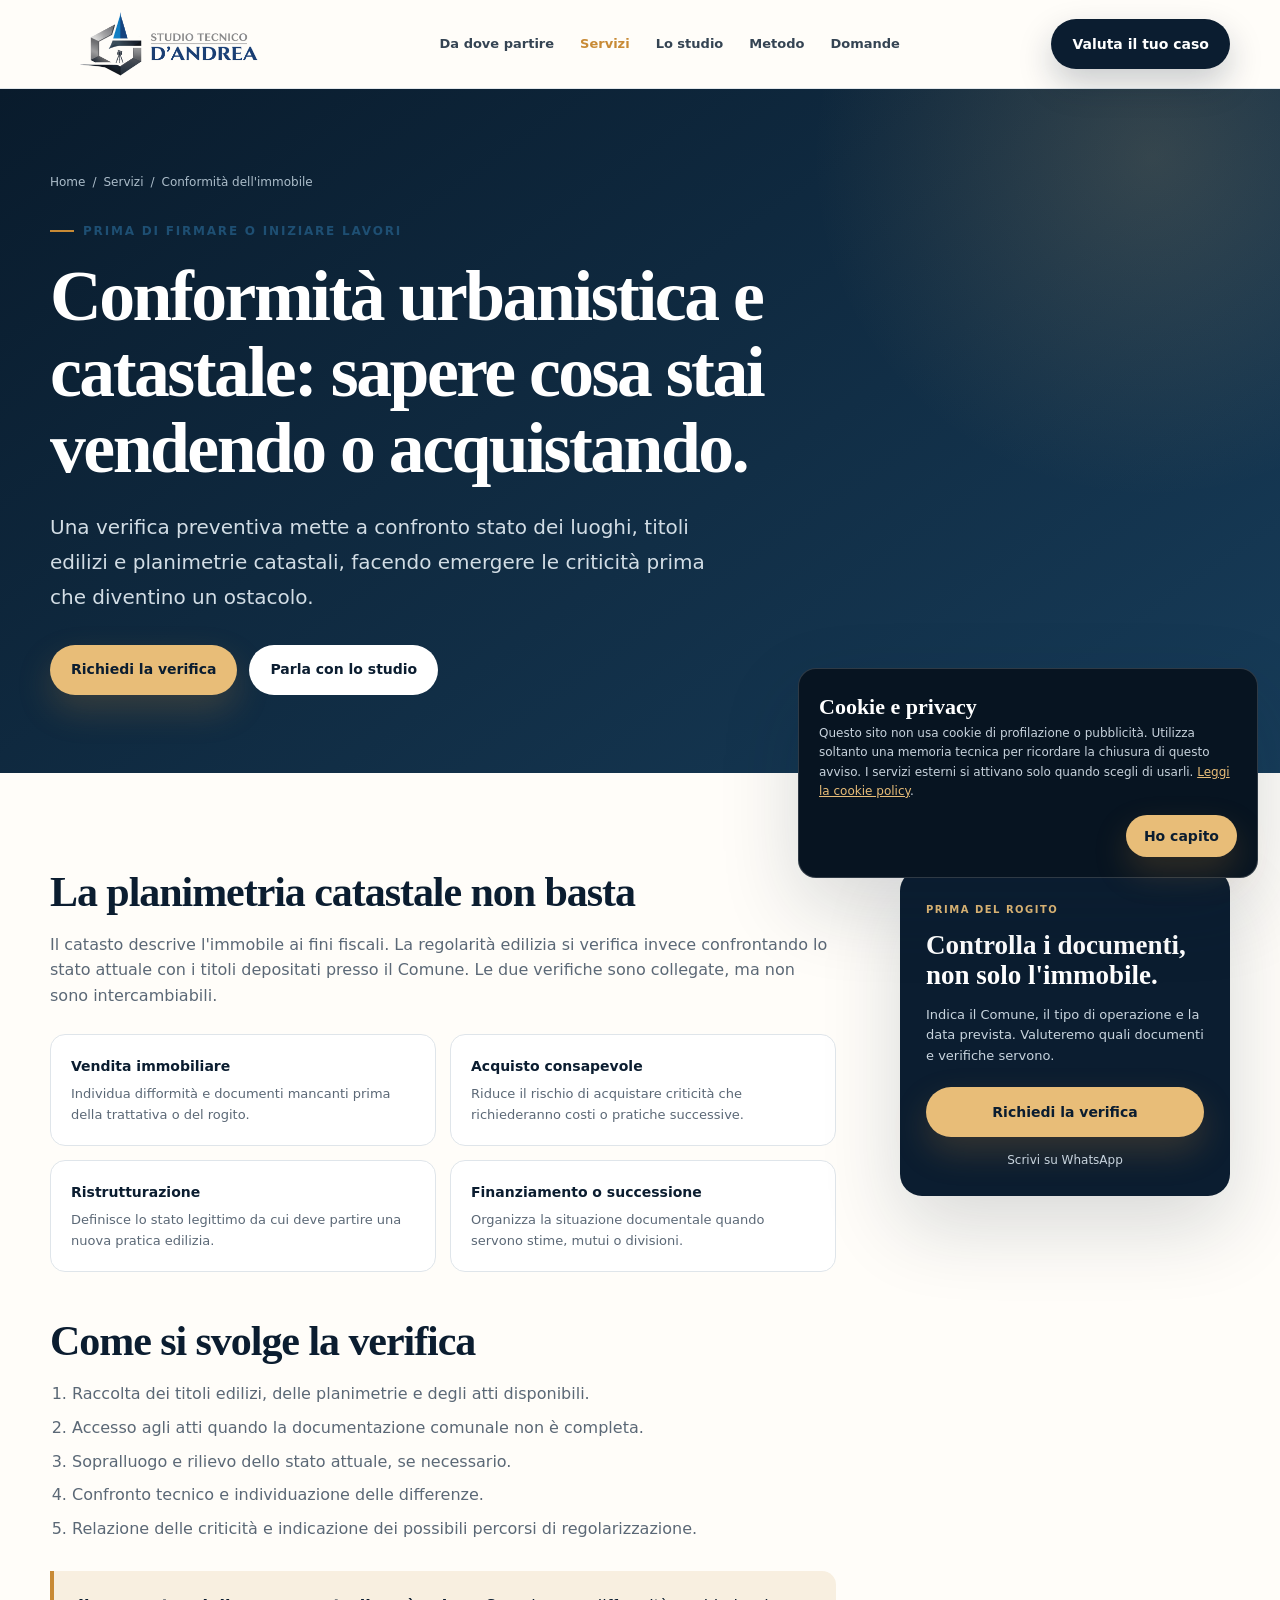
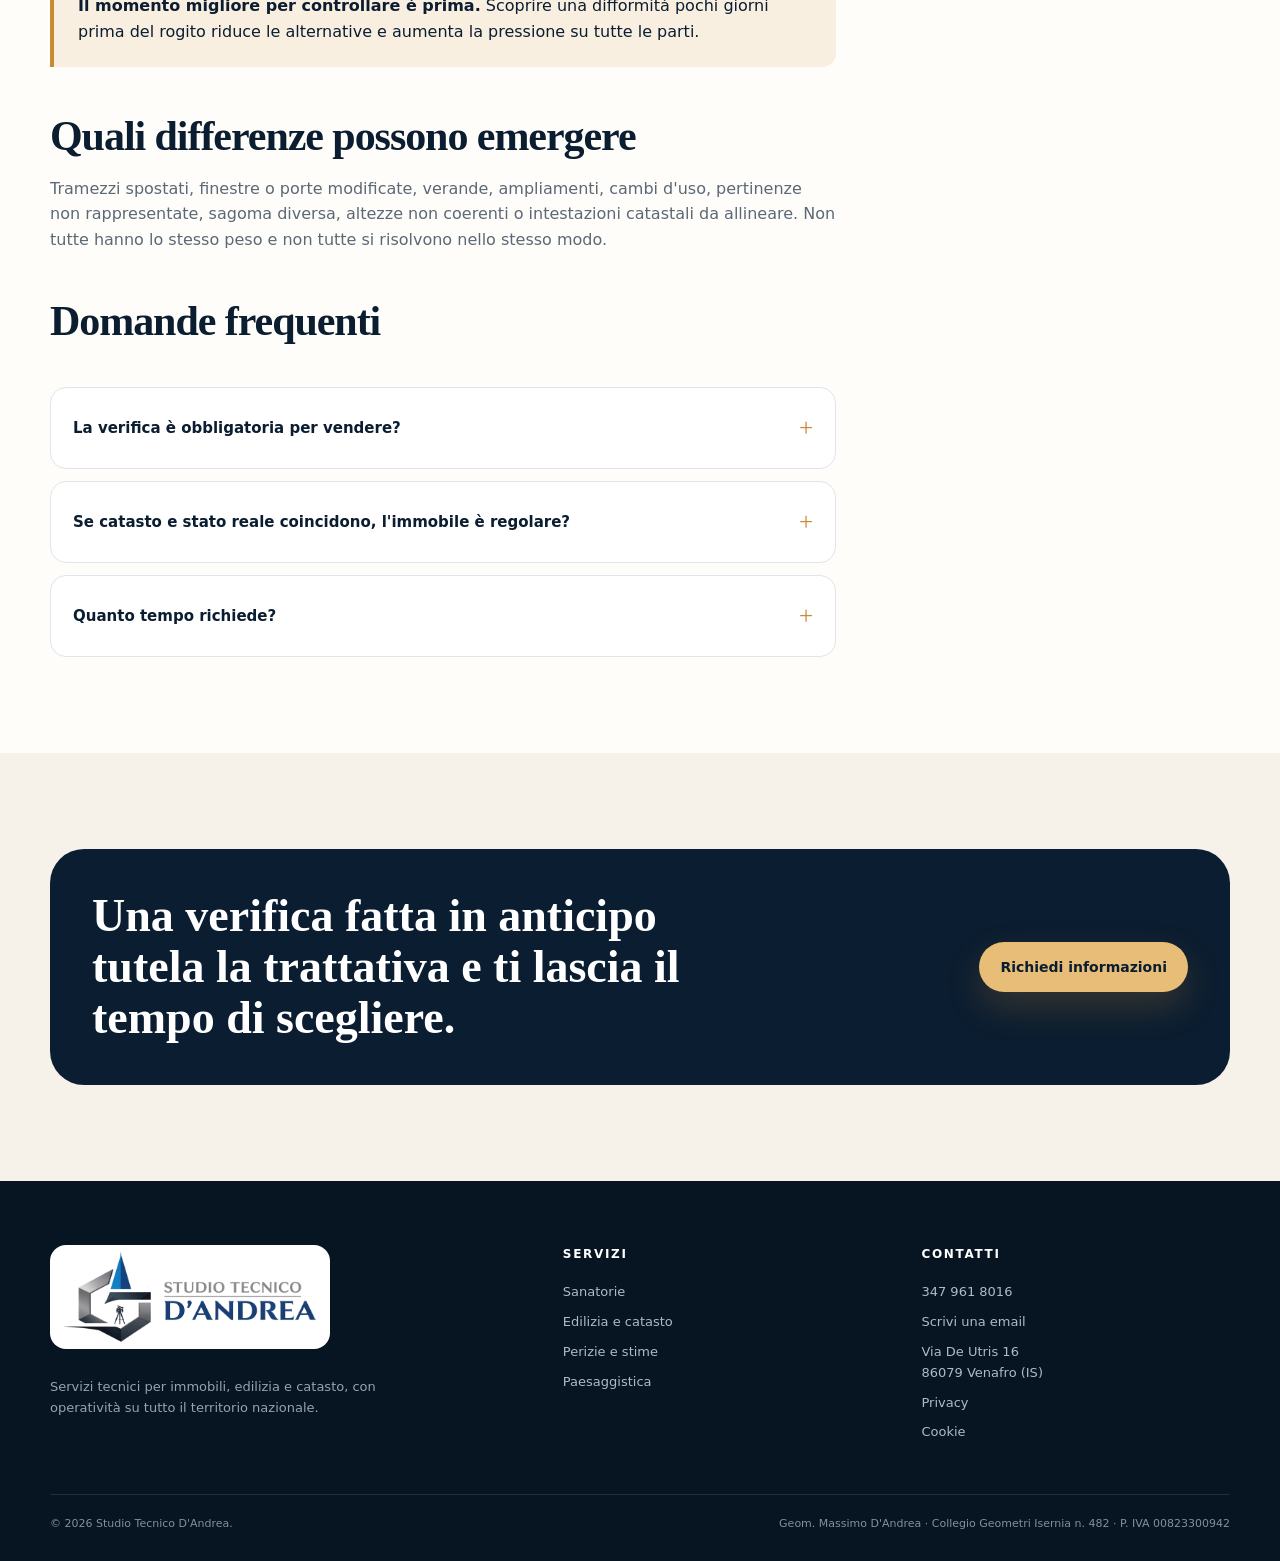
<file: conformita-urbanistica-catastale.html>
<!DOCTYPE html>
<html lang="it">
<head>
  <meta charset="utf-8">
  <meta name="viewport" content="width=device-width, initial-scale=1">
  <title>Conformità urbanistica e catastale immobili | Studio D'Andrea</title>
  <meta name="description" content="Verifica di conformità urbanistica, edilizia e catastale prima di vendere, acquistare, ristrutturare o richiedere un finanziamento.">
  <link rel="canonical" href="https://studiotecnicodandrea.it/conformita-urbanistica-catastale.html">
  <link rel="icon" href="/favicon.ico" sizes="any">
  <link rel="icon" href="/favicon-96.png" type="image/png" sizes="96x96">
  <link rel="stylesheet" href="assets/style.css">
  <script type="application/ld+json">{"@context":"https://schema.org","@type":"Service","name":"Verifica di conformità urbanistica e catastale","provider":{"@type":"ProfessionalService","name":"Studio Tecnico D'Andrea","url":"https://studiotecnicodandrea.it/","telephone":"+39 347 961 8016"},"areaServed":"Italia","url":"https://studiotecnicodandrea.it/conformita-urbanistica-catastale.html"}</script>
</head>
<body>
  <a class="skip-link" href="#contenuto">Vai al contenuto</a>
  <header class="site-header"><div class="container header-inner"><a class="brand" href="index.html" aria-label="Studio Tecnico D'Andrea - Home"><span class="brand-mark" aria-hidden="true"><svg viewBox="0 0 32 32" fill="none" stroke="currentColor" stroke-width="1.7"><path d="M8 25V7h8c7 0 11 3 11 9s-4 9-11 9H8Z"/><path d="M14 10v12M5 26h23"/></svg></span><span class="brand-copy"><small>Studio tecnico</small><strong>D'Andrea</strong></span></a><nav class="desktop-nav" aria-label="Navigazione principale"><a href="index.html#problema">Da dove partire</a><a href="index.html#servizi" aria-current="page">Servizi</a><a href="index.html#studio">Lo studio</a><a href="index.html#metodo">Metodo</a><a href="index.html#faq">Domande</a></nav><div class="header-actions"><a class="btn btn--primary" href="index.html#contatti">Valuta il tuo caso</a><button class="menu-toggle" type="button" aria-label="Apri il menu" aria-expanded="false" aria-controls="menu-mobile" data-menu-button><span></span></button></div></div><nav class="mobile-menu" id="menu-mobile" aria-label="Navigazione mobile" data-mobile-menu data-open="false"><a href="index.html">Home</a><a href="sanatorie-edilizie.html">Sanatorie</a><a href="pratiche-edilizie-catasto.html">Edilizia e catasto</a><a href="perizie-stime.html">Perizie e stime</a><a class="btn btn--primary" href="index.html#contatti">Valuta il tuo caso</a></nav></header>

  <main id="contenuto">
    <section class="page-hero"><div class="container"><nav class="breadcrumbs" aria-label="Percorso"><a href="index.html">Home</a><span>/</span><a href="index.html#servizi">Servizi</a><span>/</span><span>Conformità dell'immobile</span></nav><p class="eyebrow">Prima di firmare o iniziare lavori</p><h1 class="page-title">Conformità urbanistica e catastale: sapere cosa stai vendendo o acquistando.</h1><p class="lead">Una verifica preventiva mette a confronto stato dei luoghi, titoli edilizi e planimetrie catastali, facendo emergere le criticità prima che diventino un ostacolo.</p><div class="page-actions"><a class="btn btn--gold" href="index.html#contatti">Richiedi la verifica</a><a class="btn btn--white" href="tel:+393479618016">Parla con lo studio</a></div></div></section>

    <section class="section"><div class="container content-layout"><article class="prose">
      <h2>La planimetria catastale non basta</h2>
      <p>Il catasto descrive l'immobile ai fini fiscali. La regolarità edilizia si verifica invece confrontando lo stato attuale con i titoli depositati presso il Comune. Le due verifiche sono collegate, ma non sono intercambiabili.</p>

      <div class="feature-list"><div class="feature-box"><strong>Vendita immobiliare</strong><span>Individua difformità e documenti mancanti prima della trattativa o del rogito.</span></div><div class="feature-box"><strong>Acquisto consapevole</strong><span>Riduce il rischio di acquistare criticità che richiederanno costi o pratiche successive.</span></div><div class="feature-box"><strong>Ristrutturazione</strong><span>Definisce lo stato legittimo da cui deve partire una nuova pratica edilizia.</span></div><div class="feature-box"><strong>Finanziamento o successione</strong><span>Organizza la situazione documentale quando servono stime, mutui o divisioni.</span></div></div>

      <h2>Come si svolge la verifica</h2>
      <ol><li>Raccolta dei titoli edilizi, delle planimetrie e degli atti disponibili.</li><li>Accesso agli atti quando la documentazione comunale non è completa.</li><li>Sopralluogo e rilievo dello stato attuale, se necessario.</li><li>Confronto tecnico e individuazione delle differenze.</li><li>Relazione delle criticità e indicazione dei possibili percorsi di regolarizzazione.</li></ol>

      <div class="notice"><p><strong>Il momento migliore per controllare è prima.</strong> Scoprire una difformità pochi giorni prima del rogito riduce le alternative e aumenta la pressione su tutte le parti.</p></div>

      <h2>Quali differenze possono emergere</h2>
      <p>Tramezzi spostati, finestre o porte modificate, verande, ampliamenti, cambi d'uso, pertinenze non rappresentate, sagoma diversa, altezze non coerenti o intestazioni catastali da allineare. Non tutte hanno lo stesso peso e non tutte si risolvono nello stesso modo.</p>

      <h2>Domande frequenti</h2>
      <div class="faq-list"><details class="faq-item"><summary>La verifica è obbligatoria per vendere?</summary><p>Gli adempimenti dipendono dall'atto e dal caso concreto. Una verifica tecnica preventiva resta comunque lo strumento più utile per evitare che criticità documentali emergano a trattativa avanzata.</p></details><details class="faq-item"><summary>Se catasto e stato reale coincidono, l'immobile è regolare?</summary><p>Non necessariamente. Occorre controllare che anche il titolo edilizio comunale corrisponda allo stato attuale.</p></details><details class="faq-item"><summary>Quanto tempo richiede?</summary><p>Dipende dalla disponibilità dei documenti e dai tempi di accesso agli atti del Comune. Dopo l'esame iniziale è possibile stimare le attività necessarie.</p></details></div>
    </article><aside class="sidebar-card"><small>Prima del rogito</small><h2>Controlla i documenti, non solo l'immobile.</h2><p>Indica il Comune, il tipo di operazione e la data prevista. Valuteremo quali documenti e verifiche servono.</p><a class="btn btn--gold" href="index.html#contatti">Richiedi la verifica</a><a class="mini-contact" href="https://wa.me/393479618016?text=Buongiorno%2C%20vorrei%20verificare%20la%20conformit%C3%A0%20di%20un%20immobile." target="_blank" rel="noopener">Scrivi su WhatsApp</a></aside></div></section>
    <section class="section section--soft"><div class="container cta-band"><h2>Una verifica fatta in anticipo tutela la trattativa e ti lascia il tempo di scegliere.</h2><a class="btn btn--gold" href="index.html#contatti">Richiedi informazioni</a></div></section>
  </main>

  <footer class="site-footer"><div class="container footer-main"><div class="footer-brand"><a class="brand" href="index.html"><span class="brand-mark" aria-hidden="true"><svg viewBox="0 0 32 32" fill="none" stroke="currentColor" stroke-width="1.7"><path d="M8 25V7h8c7 0 11 3 11 9s-4 9-11 9H8Z"/><path d="M14 10v12M5 26h23"/></svg></span><span class="brand-copy"><small>Studio tecnico</small><strong>D'Andrea</strong></span></a><p>Servizi tecnici per immobili, edilizia e catasto, con operatività su tutto il territorio nazionale.</p></div><div class="footer-col"><h3>Servizi</h3><a href="sanatorie-edilizie.html">Sanatorie</a><a href="pratiche-edilizie-catasto.html">Edilizia e catasto</a><a href="perizie-stime.html">Perizie e stime</a><a href="paesaggistica.html">Paesaggistica</a></div><div class="footer-col"><h3>Contatti</h3><a href="tel:+393479618016">347&nbsp;961&nbsp;8016</a><a href="mailto:studiotecnicogeomdandrea@gmail.com">Scrivi una email</a><span>Via De Utris 16<br>86079 Venafro (IS)</span><a href="privacy.html">Privacy</a><a href="cookie-policy.html">Cookie</a></div></div><div class="container footer-bottom"><span>© <span data-year>2026</span> Studio Tecnico D'Andrea.</span><span>Geom. Massimo D'Andrea · Collegio Geometri Isernia n. 482 · P. IVA 00823300942</span></div></footer>
  <script src="assets/main.js" defer></script>
</body>
</html>
</file>
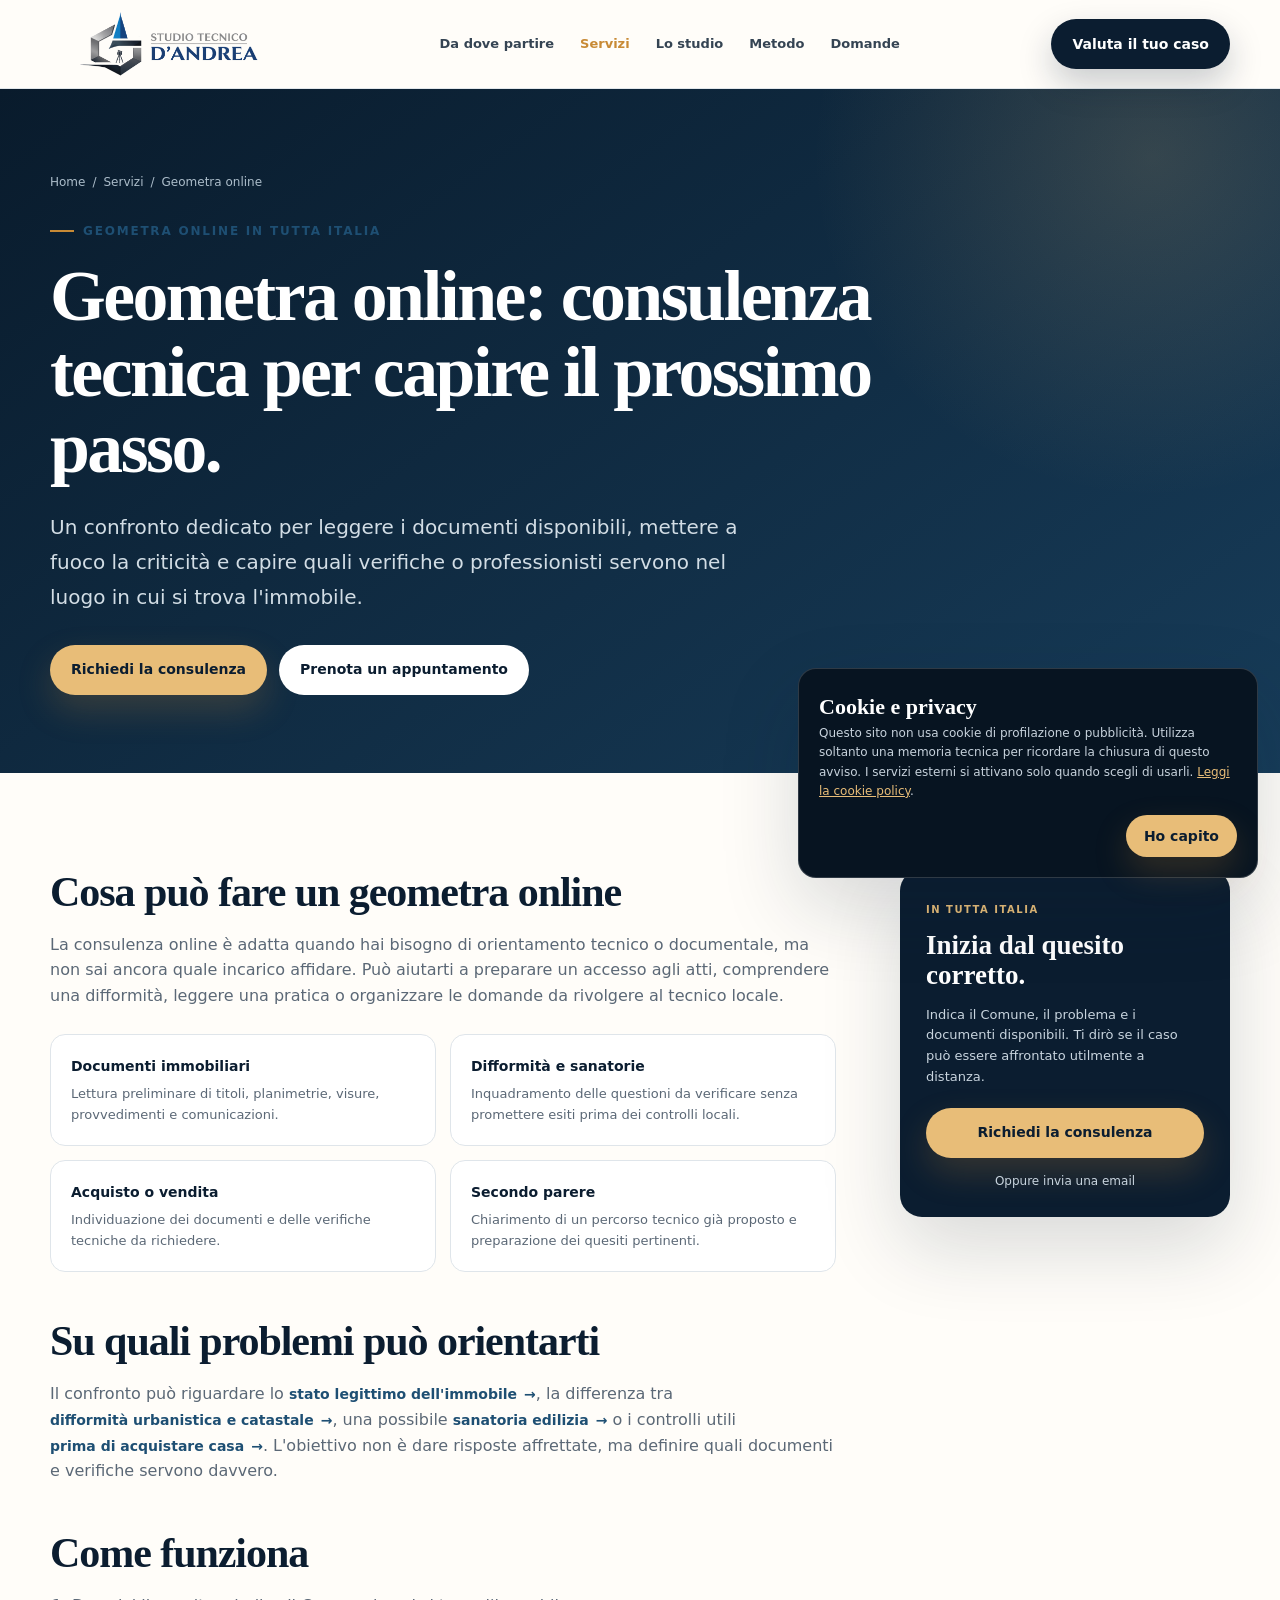
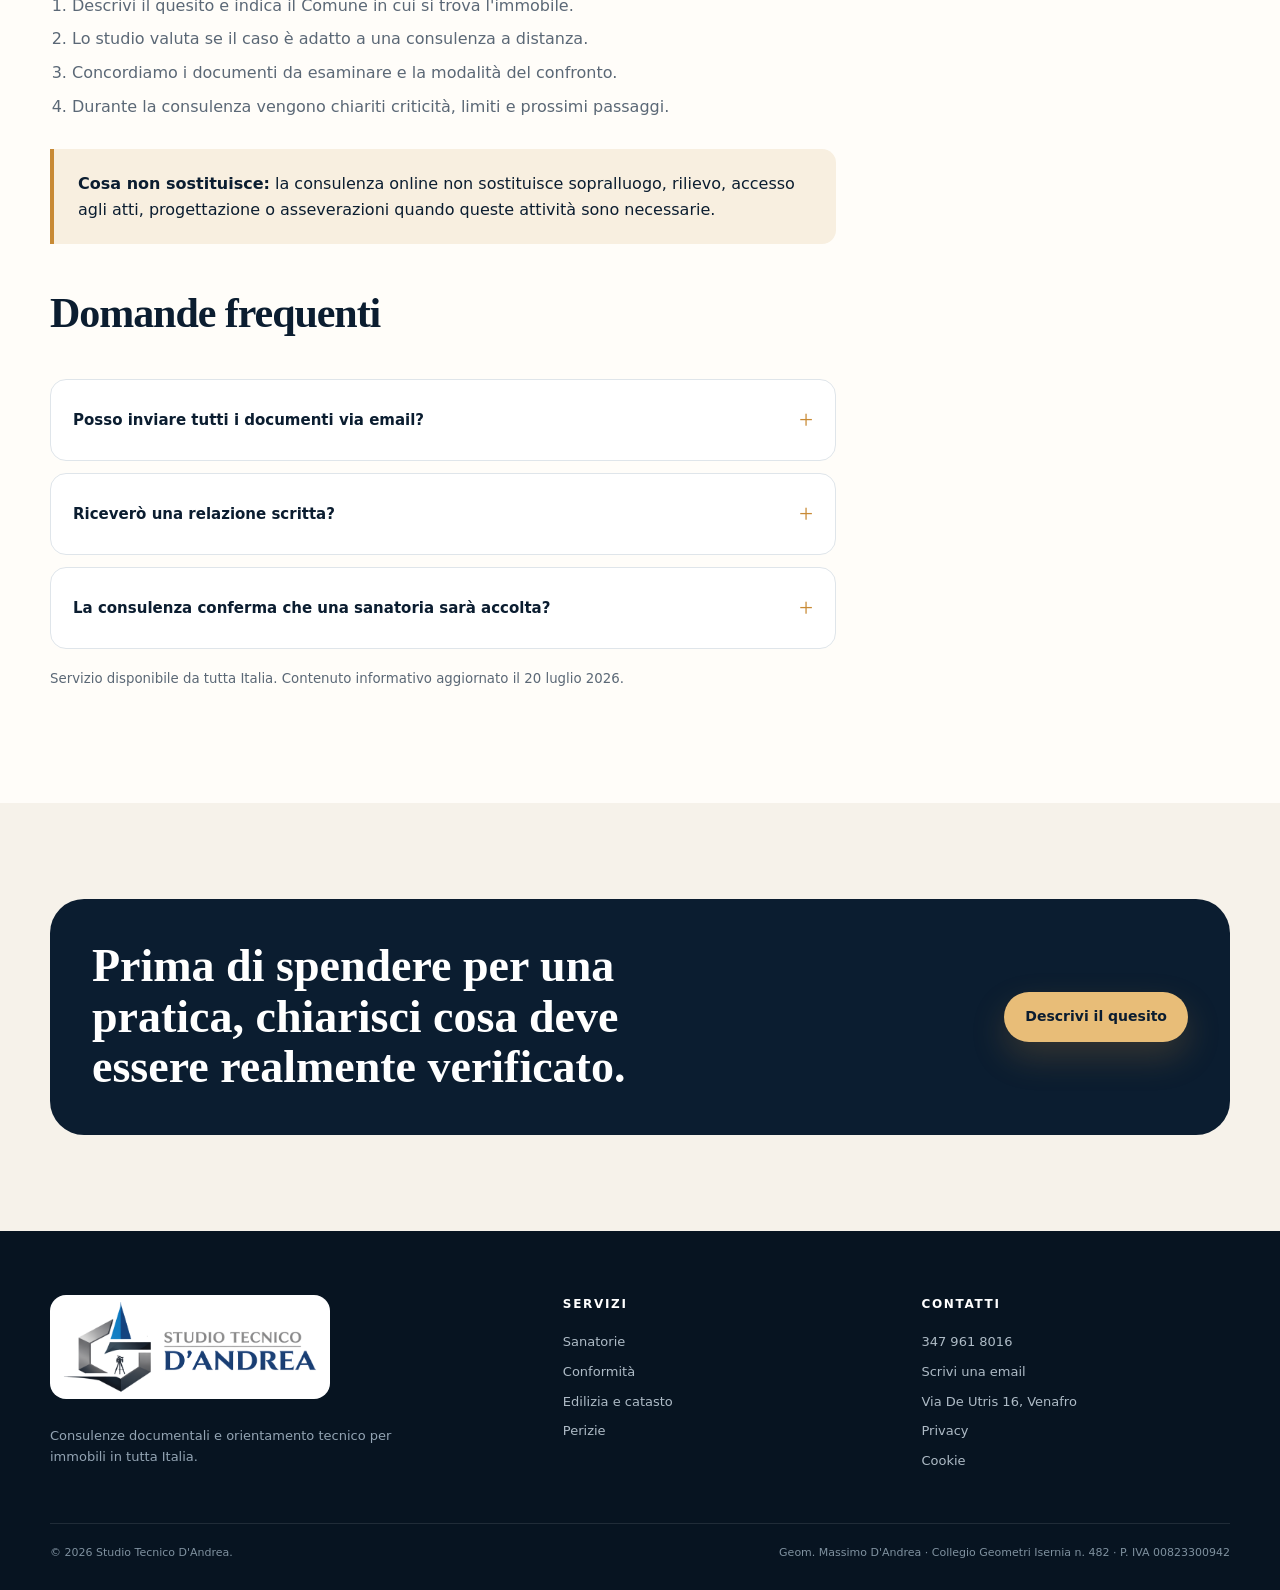
<file: consulenza-tecnica-online.html>
<!DOCTYPE html>
<html lang="it"><head>
  <meta charset="utf-8"><meta name="viewport" content="width=device-width, initial-scale=1">
  <title>Geometra online e consulenza tecnica | Studio D'Andrea</title>
  <meta name="description" content="Geometra online per consulenze su immobili, difformità, catasto, sanatorie e documenti. Primo confronto tecnico da tutta Italia.">
  <link rel="canonical" href="https://studiotecnicodandrea.it/consulenza-tecnica-online.html">
  <meta property="og:type" content="website"><meta property="og:locale" content="it_IT"><meta property="og:title" content="Geometra online e consulenza tecnica"><meta property="og:description" content="Un primo confronto tecnico da tutta Italia per capire documenti, criticità e prossimi passi."><meta property="og:url" content="https://studiotecnicodandrea.it/consulenza-tecnica-online.html"><meta property="og:image" content="https://studiotecnicodandrea.it/logo-studio-tecnico-dandrea.png">
  <link rel="icon" href="/favicon.ico" sizes="any"><link rel="icon" href="/favicon-96.png" type="image/png" sizes="96x96"><link rel="stylesheet" href="assets/style.css">
  <script type="application/ld+json">{"@context":"https://schema.org","@type":"Service","name":"Geometra online e consulenza tecnica immobiliare","provider":{"@type":"ProfessionalService","name":"Studio Tecnico D'Andrea","url":"https://studiotecnicodandrea.it/","telephone":"+39 347 961 8016"},"areaServed":"Italia","url":"https://studiotecnicodandrea.it/consulenza-tecnica-online.html"}</script>
</head><body>
  <a class="skip-link" href="#contenuto">Vai al contenuto</a>
  <header class="site-header"><div class="container header-inner"><a class="brand" href="index.html"><span class="brand-mark" aria-hidden="true"><svg viewBox="0 0 32 32" fill="none" stroke="currentColor" stroke-width="1.7"><path d="M8 25V7h8c7 0 11 3 11 9s-4 9-11 9H8Z"/><path d="M14 10v12M5 26h23"/></svg></span><span class="brand-copy"><small>Studio tecnico</small><strong>D'Andrea</strong></span></a><nav class="desktop-nav" aria-label="Navigazione principale"><a href="index.html#problema">Da dove partire</a><a href="index.html#servizi" aria-current="page">Servizi</a><a href="index.html#studio">Lo studio</a><a href="index.html#metodo">Metodo</a><a href="index.html#faq">Domande</a></nav><div class="header-actions"><a class="btn btn--primary" href="index.html#contatti">Valuta il tuo caso</a><button class="menu-toggle" type="button" aria-label="Apri il menu" aria-expanded="false" aria-controls="menu-mobile" data-menu-button><span></span></button></div></div><nav class="mobile-menu" id="menu-mobile" aria-label="Navigazione mobile" data-mobile-menu data-open="false"><a href="index.html">Home</a><a href="sanatorie-edilizie.html">Sanatorie</a><a href="conformita-urbanistica-catastale.html">Conformità</a><a href="perizie-stime.html">Perizie</a><a class="btn btn--primary" href="index.html#contatti">Valuta il tuo caso</a></nav></header>
  <main id="contenuto">
    <section class="page-hero"><div class="container"><nav class="breadcrumbs" aria-label="Percorso"><a href="index.html">Home</a><span>/</span><a href="index.html#servizi">Servizi</a><span>/</span><span>Geometra online</span></nav><p class="eyebrow">Geometra online in tutta Italia</p><h1 class="page-title">Geometra online: consulenza tecnica per capire il prossimo passo.</h1><p class="lead">Un confronto dedicato per leggere i documenti disponibili, mettere a fuoco la criticità e capire quali verifiche o professionisti servono nel luogo in cui si trova l'immobile.</p><div class="page-actions"><a class="btn btn--gold" href="index.html#contatti">Richiedi la consulenza</a><a class="btn btn--white" href="https://calendar.app.google/cjRotPmwKRnRmsyn8" target="_blank" rel="noopener">Prenota un appuntamento</a></div></div></section>
    <section class="section"><div class="container content-layout"><article class="prose">
      <h2>Cosa può fare un geometra online</h2><p>La consulenza online è adatta quando hai bisogno di orientamento tecnico o documentale, ma non sai ancora quale incarico affidare. Può aiutarti a preparare un accesso agli atti, comprendere una difformità, leggere una pratica o organizzare le domande da rivolgere al tecnico locale.</p>
      <div class="feature-list"><div class="feature-box"><strong>Documenti immobiliari</strong><span>Lettura preliminare di titoli, planimetrie, visure, provvedimenti e comunicazioni.</span></div><div class="feature-box"><strong>Difformità e sanatorie</strong><span>Inquadramento delle questioni da verificare senza promettere esiti prima dei controlli locali.</span></div><div class="feature-box"><strong>Acquisto o vendita</strong><span>Individuazione dei documenti e delle verifiche tecniche da richiedere.</span></div><div class="feature-box"><strong>Secondo parere</strong><span>Chiarimento di un percorso tecnico già proposto e preparazione dei quesiti pertinenti.</span></div></div>
      <h2>Su quali problemi può orientarti</h2><p>Il confronto può riguardare lo <a class="text-link" href="stato-legittimo-immobile.html">stato legittimo dell'immobile</a>, la differenza tra <a class="text-link" href="difformita-urbanistica-catastale.html">difformità urbanistica e catastale</a>, una possibile <a class="text-link" href="sanatorie-edilizie.html">sanatoria edilizia</a> o i controlli utili <a class="text-link" href="verifica-immobile-prima-acquisto.html">prima di acquistare casa</a>. L'obiettivo non è dare risposte affrettate, ma definire quali documenti e verifiche servono davvero.</p>
      <h2>Come funziona</h2><ol><li>Descrivi il quesito e indica il Comune in cui si trova l'immobile.</li><li>Lo studio valuta se il caso è adatto a una consulenza a distanza.</li><li>Concordiamo i documenti da esaminare e la modalità del confronto.</li><li>Durante la consulenza vengono chiariti criticità, limiti e prossimi passaggi.</li></ol>
      <div class="notice"><p><strong>Cosa non sostituisce:</strong> la consulenza online non sostituisce sopralluogo, rilievo, accesso agli atti, progettazione o asseverazioni quando queste attività sono necessarie.</p></div>
      <h2>Domande frequenti</h2><div class="faq-list"><details class="faq-item"><summary>Posso inviare tutti i documenti via email?</summary><p>Dopo il primo contatto verranno indicati soltanto i documenti pertinenti e la modalità più adatta per condividerli.</p></details><details class="faq-item"><summary>Riceverò una relazione scritta?</summary><p>Dipende dal tipo di consulenza concordata. Un parere scritto richiede un incarico e un livello di approfondimento diversi dal solo confronto in videoconferenza.</p></details><details class="faq-item"><summary>La consulenza conferma che una sanatoria sarà accolta?</summary><p>No. Nessun esito può essere garantito senza le verifiche necessarie, la disciplina locale e il confronto con gli enti competenti.</p></details></div>
      <p><small>Servizio disponibile da tutta Italia. Contenuto informativo aggiornato il 20 luglio 2026.</small></p>
    </article><aside class="sidebar-card"><small>In tutta Italia</small><h2>Inizia dal quesito corretto.</h2><p>Indica il Comune, il problema e i documenti disponibili. Ti dirò se il caso può essere affrontato utilmente a distanza.</p><a class="btn btn--gold" href="index.html#contatti">Richiedi la consulenza</a><a class="mini-contact" href="mailto:studiotecnicogeomdandrea@gmail.com">Oppure invia una email</a></aside></div></section>
    <section class="section section--soft"><div class="container cta-band"><h2>Prima di spendere per una pratica, chiarisci cosa deve essere realmente verificato.</h2><a class="btn btn--gold" href="index.html#contatti">Descrivi il quesito</a></div></section>
  </main>
  <footer class="site-footer"><div class="container footer-main"><div class="footer-brand"><a class="brand" href="index.html"><span class="brand-mark" aria-hidden="true"><svg viewBox="0 0 32 32" fill="none" stroke="currentColor" stroke-width="1.7"><path d="M8 25V7h8c7 0 11 3 11 9s-4 9-11 9H8Z"/><path d="M14 10v12M5 26h23"/></svg></span><span class="brand-copy"><small>Studio tecnico</small><strong>D'Andrea</strong></span></a><p>Consulenze documentali e orientamento tecnico per immobili in tutta Italia.</p></div><div class="footer-col"><h3>Servizi</h3><a href="sanatorie-edilizie.html">Sanatorie</a><a href="conformita-urbanistica-catastale.html">Conformità</a><a href="pratiche-edilizie-catasto.html">Edilizia e catasto</a><a href="perizie-stime.html">Perizie</a></div><div class="footer-col"><h3>Contatti</h3><a href="tel:+393479618016">347&nbsp;961&nbsp;8016</a><a href="mailto:studiotecnicogeomdandrea@gmail.com">Scrivi una email</a><span>Via De Utris 16, Venafro</span><a href="privacy.html">Privacy</a><a href="cookie-policy.html">Cookie</a></div></div><div class="container footer-bottom"><span>© <span data-year>2026</span> Studio Tecnico D'Andrea.</span><span>Geom. Massimo D'Andrea · Collegio Geometri Isernia n. 482 · P. IVA 00823300942</span></div></footer><script src="assets/main.js" defer></script>
</body></html>
</file>
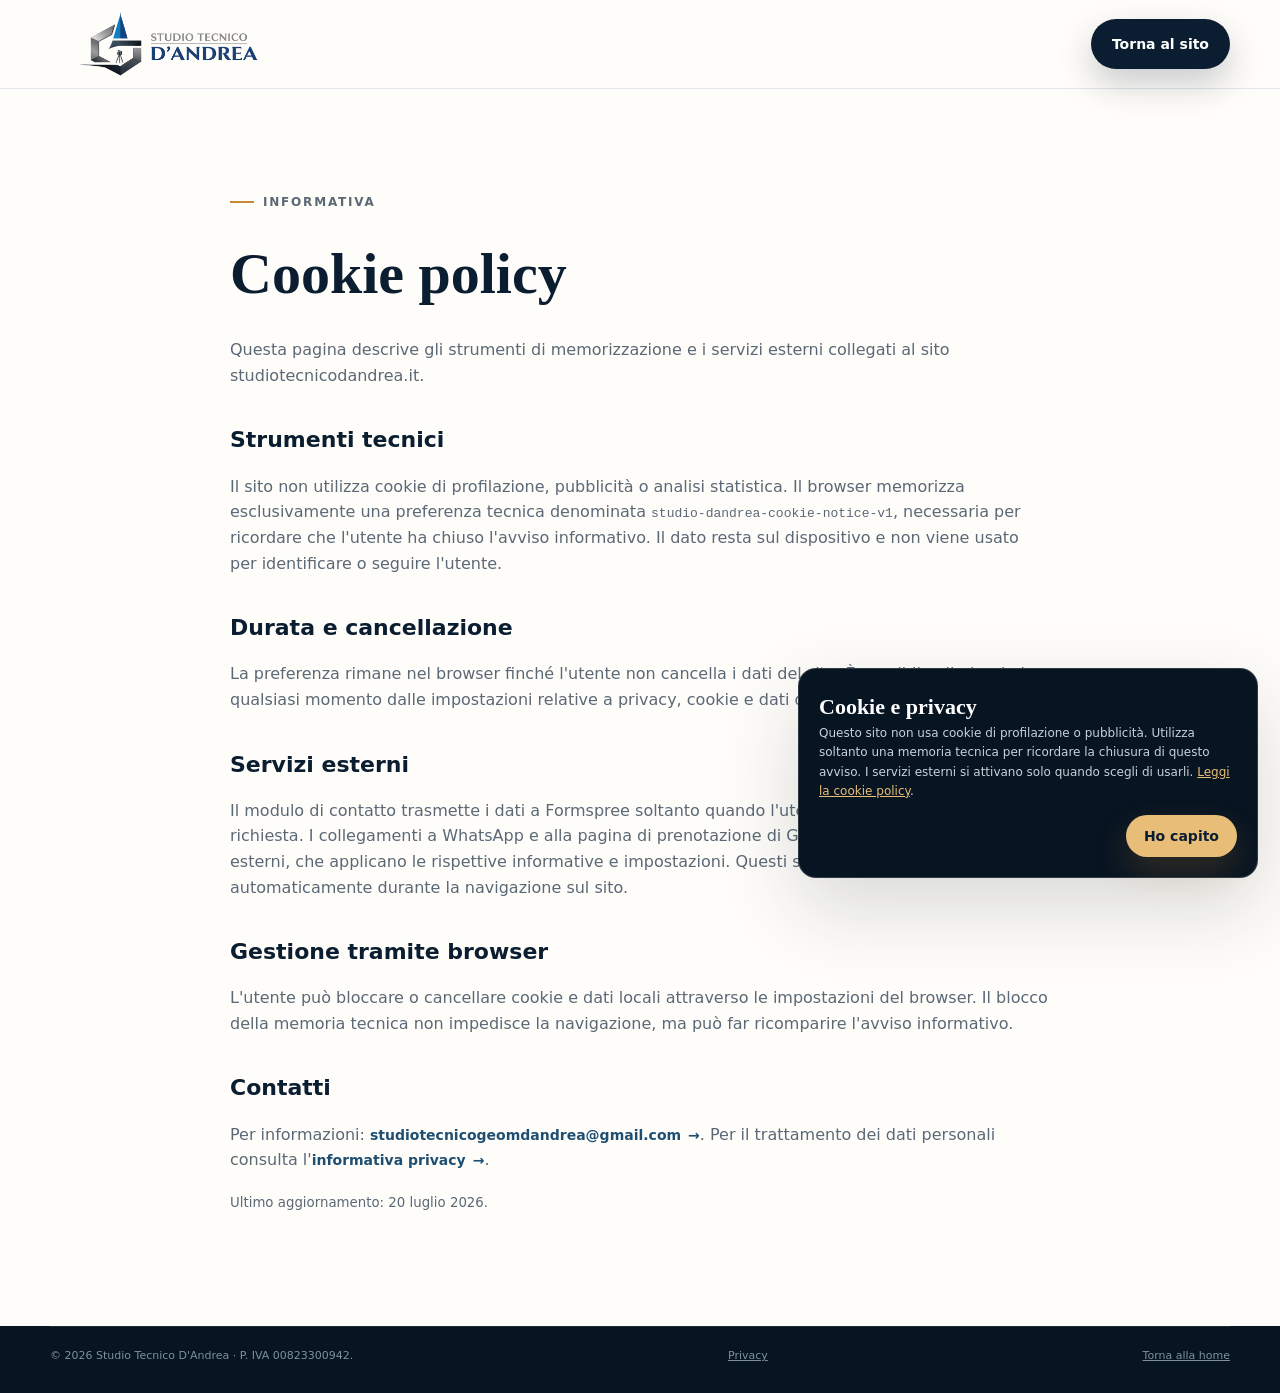
<file: cookie-policy.html>
<!DOCTYPE html>
<html lang="it"><head>
  <meta charset="utf-8"><meta name="viewport" content="width=device-width, initial-scale=1"><meta name="robots" content="noindex,follow">
  <title>Cookie policy | Studio Tecnico D'Andrea</title><meta name="description" content="Informazioni sui cookie e sugli strumenti tecnici utilizzati dal sito dello Studio Tecnico D'Andrea.">
  <link rel="canonical" href="https://studiotecnicodandrea.it/cookie-policy.html"><link rel="icon" href="/favicon.ico" sizes="any"><link rel="icon" href="/favicon-96.png" type="image/png" sizes="96x96"><link rel="stylesheet" href="assets/style.css">
</head><body>
  <header class="site-header"><div class="container header-inner"><a class="brand" href="index.html"><span class="brand-mark" aria-hidden="true"><svg viewBox="0 0 32 32"></svg></span><span class="brand-copy"><small>Studio tecnico</small><strong>D'Andrea</strong></span></a><div class="header-actions"><a class="btn btn--primary" href="index.html">Torna al sito</a></div></div></header>
  <main class="section"><article class="narrow legal"><p class="eyebrow">Informativa</p><h1>Cookie policy</h1><p>Questa pagina descrive gli strumenti di memorizzazione e i servizi esterni collegati al sito studiotecnicodandrea.it.</p>
    <h2>Strumenti tecnici</h2><p>Il sito non utilizza cookie di profilazione, pubblicità o analisi statistica. Il browser memorizza esclusivamente una preferenza tecnica denominata <code>studio-dandrea-cookie-notice-v1</code>, necessaria per ricordare che l'utente ha chiuso l'avviso informativo. Il dato resta sul dispositivo e non viene usato per identificare o seguire l'utente.</p>
    <h2>Durata e cancellazione</h2><p>La preferenza rimane nel browser finché l'utente non cancella i dati del sito. È possibile eliminarla in qualsiasi momento dalle impostazioni relative a privacy, cookie e dati dei siti del proprio browser.</p>
    <h2>Servizi esterni</h2><p>Il modulo di contatto trasmette i dati a Formspree soltanto quando l'utente decide di inviare la richiesta. I collegamenti a WhatsApp e alla pagina di prenotazione di Google Calendar aprono siti esterni, che applicano le rispettive informative e impostazioni. Questi servizi non vengono caricati automaticamente durante la navigazione sul sito.</p>
    <h2>Gestione tramite browser</h2><p>L'utente può bloccare o cancellare cookie e dati locali attraverso le impostazioni del browser. Il blocco della memoria tecnica non impedisce la navigazione, ma può far ricomparire l'avviso informativo.</p>
    <h2>Contatti</h2><p>Per informazioni: <a class="text-link" href="mailto:studiotecnicogeomdandrea@gmail.com">studiotecnicogeomdandrea@gmail.com</a>. Per il trattamento dei dati personali consulta l'<a class="text-link" href="privacy.html">informativa privacy</a>.</p>
    <p><small>Ultimo aggiornamento: 20 luglio 2026.</small></p>
  </article></main>
  <footer class="site-footer"><div class="container footer-bottom"><span>© <span data-year>2026</span> Studio Tecnico D'Andrea · P. IVA 00823300942.</span><a href="privacy.html">Privacy</a><a href="index.html">Torna alla home</a></div></footer><script src="assets/main.js" defer></script>
</body></html>
</file>
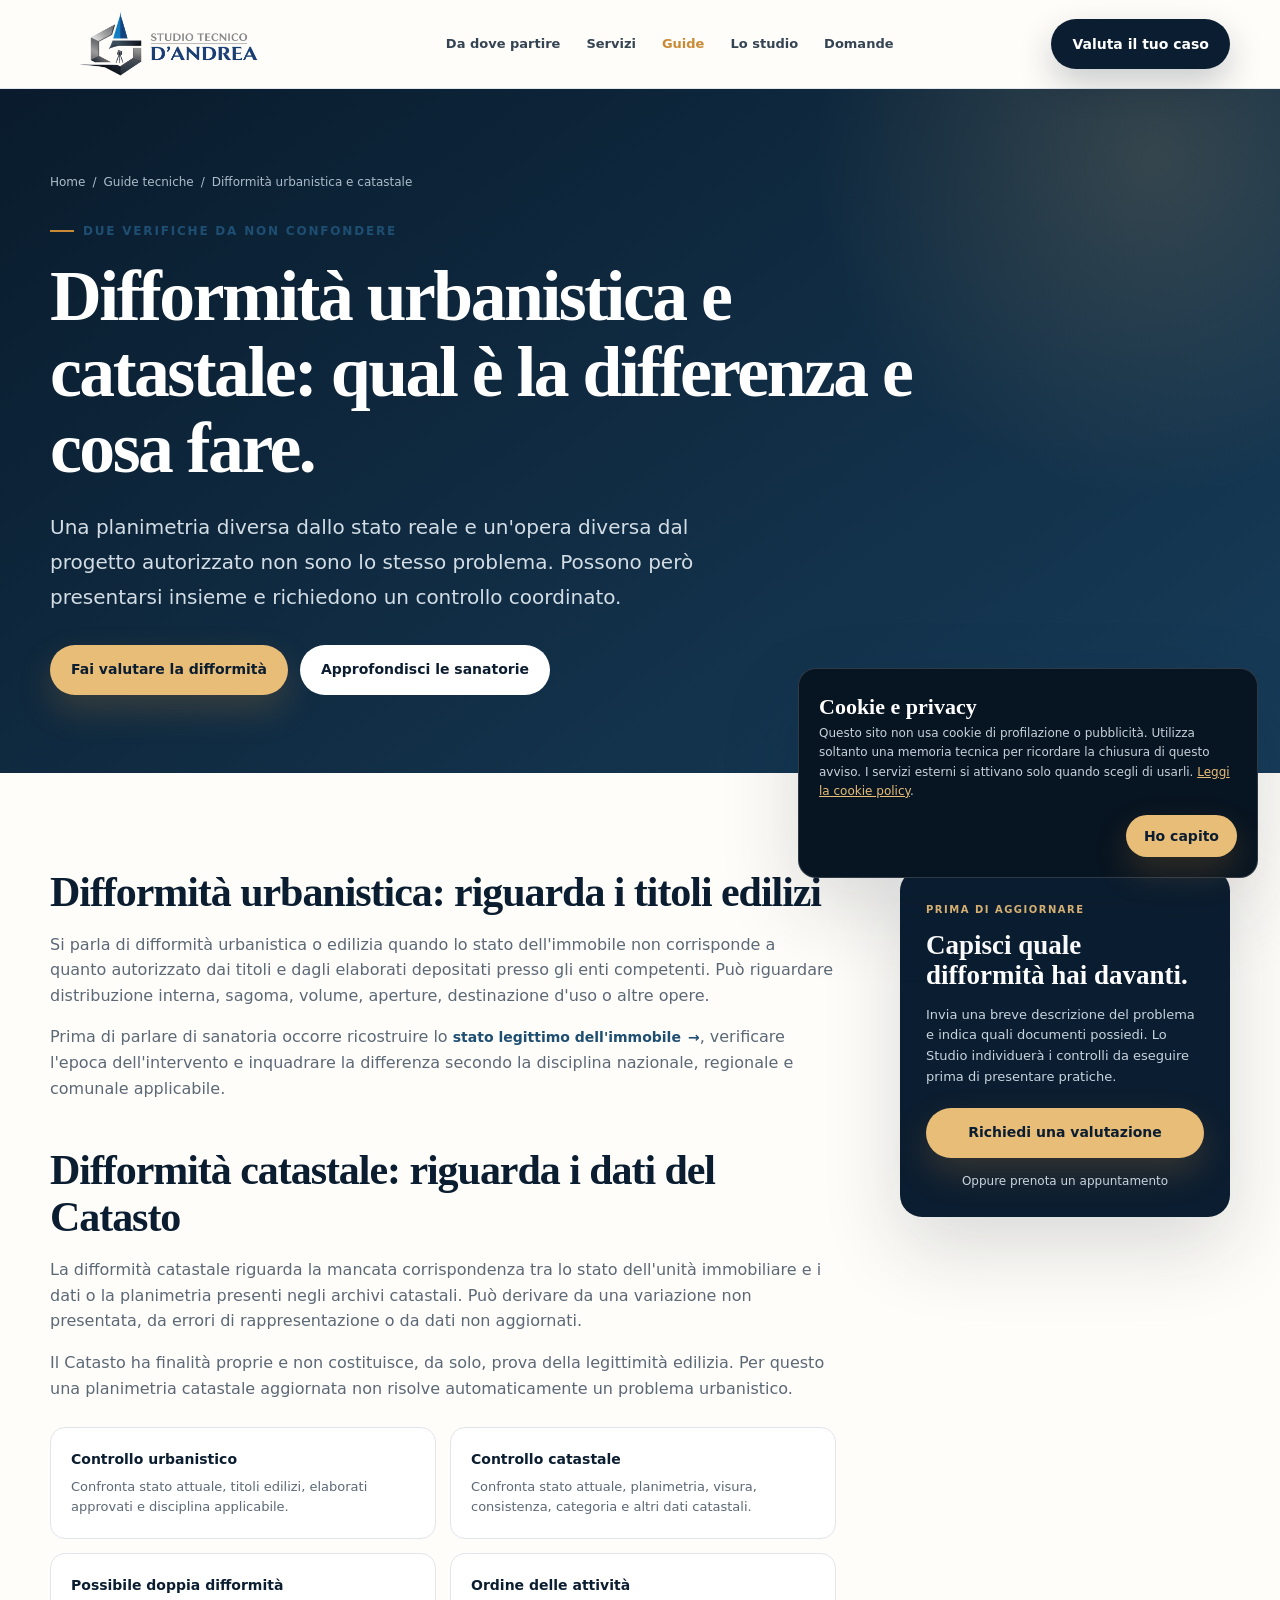
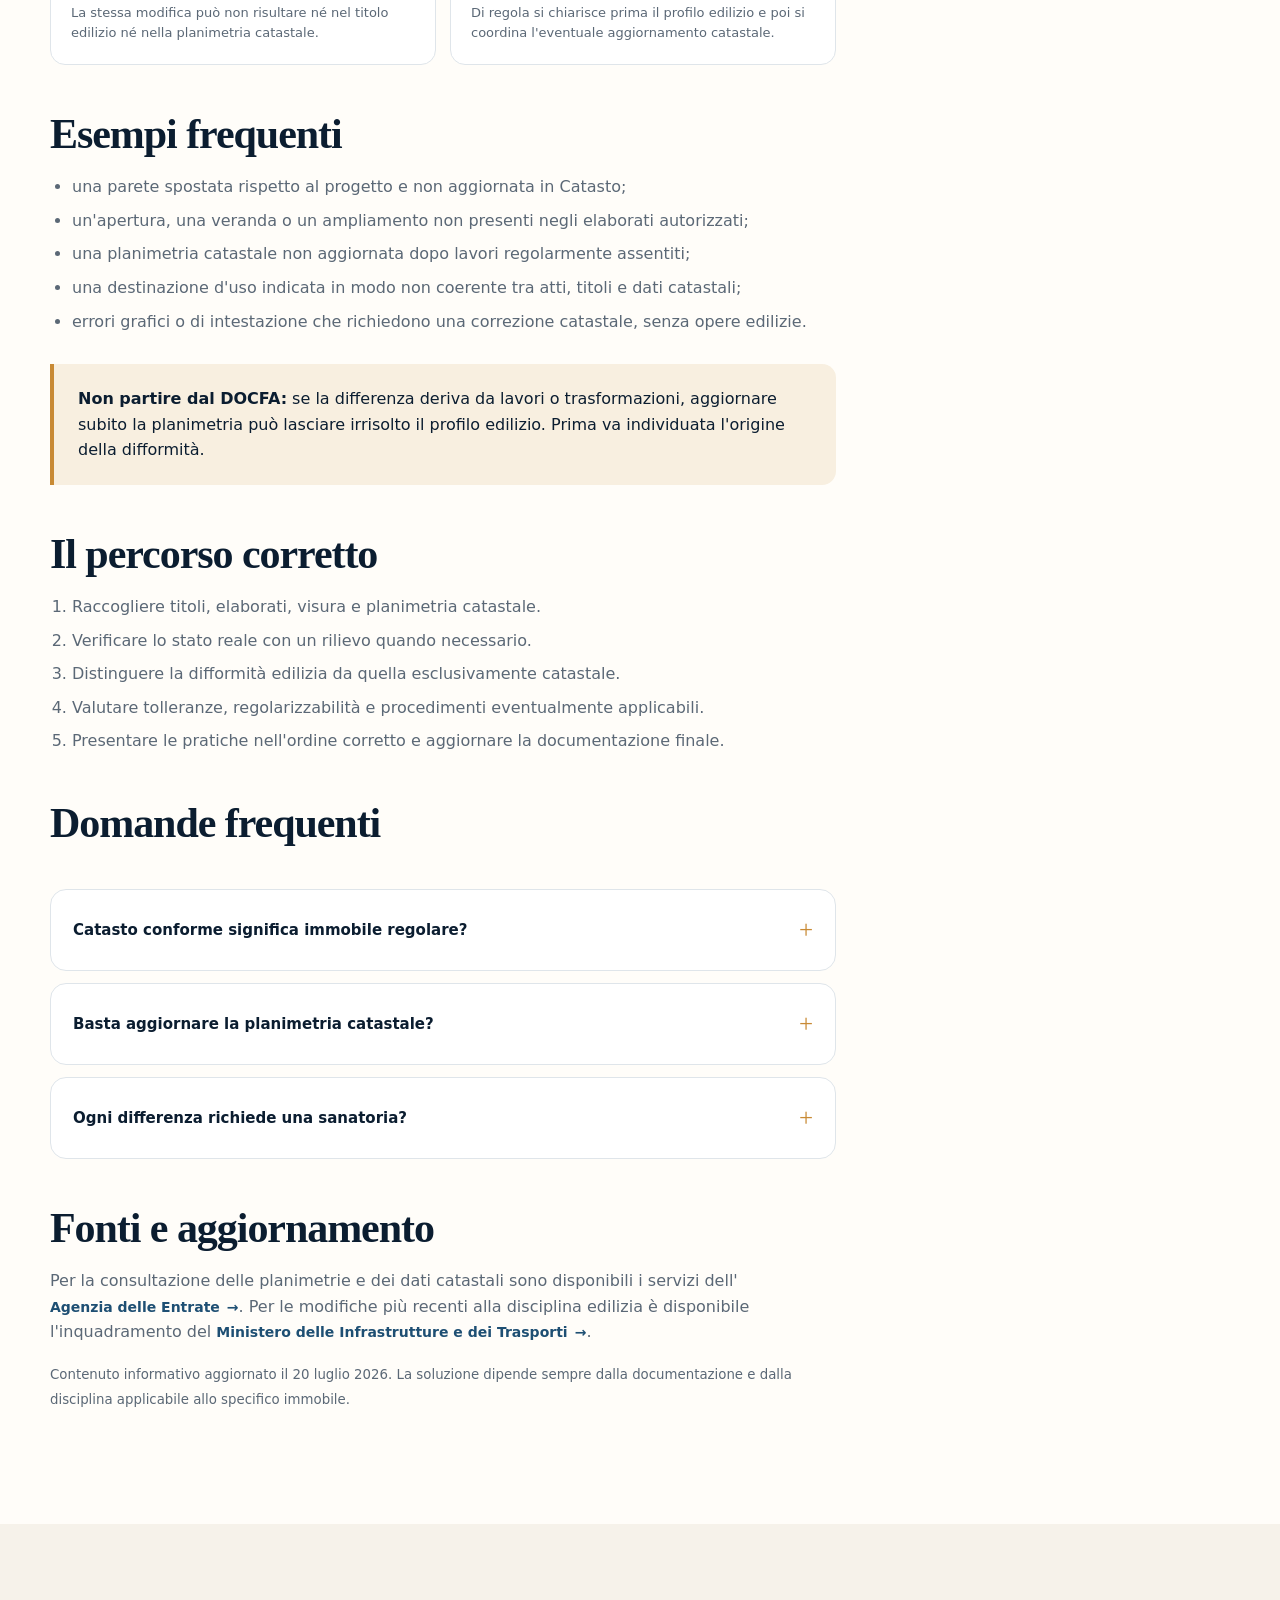
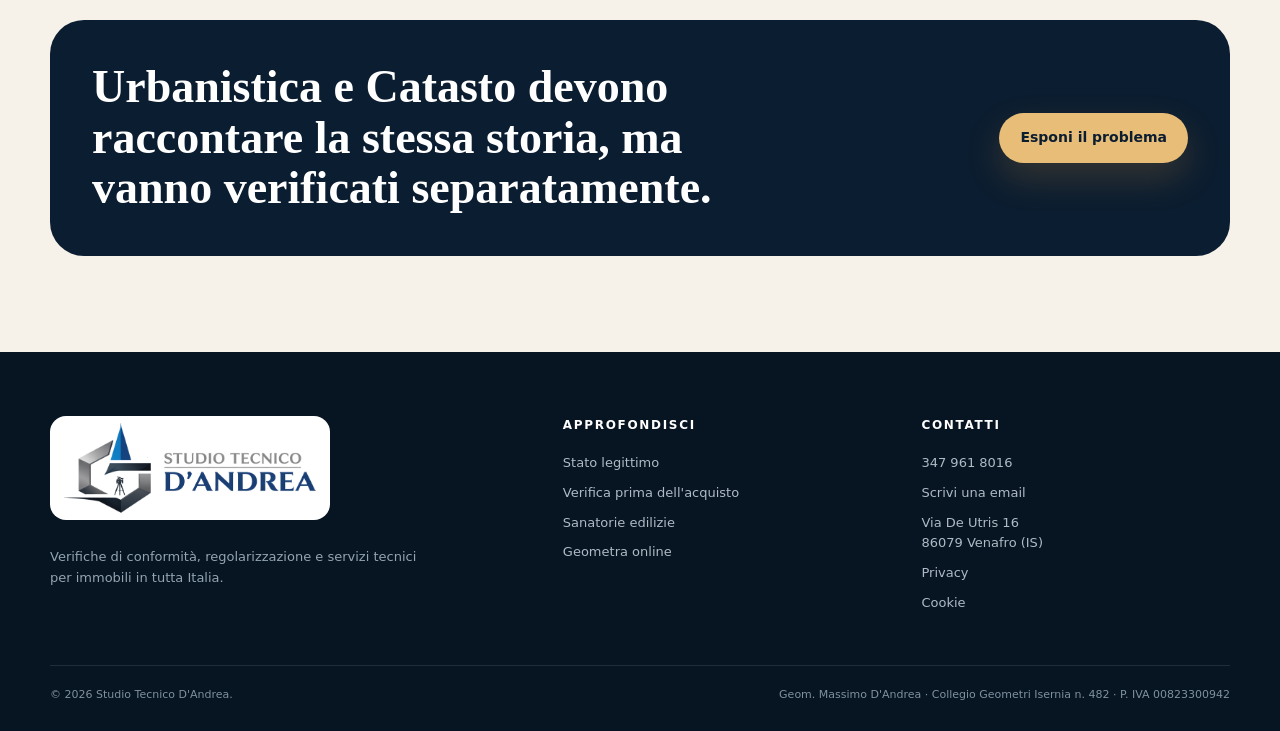
<file: difformita-urbanistica-catastale.html>
<!DOCTYPE html>
<html lang="it">
<head>
  <meta charset="utf-8">
  <meta name="viewport" content="width=device-width, initial-scale=1">
  <title>Difformità urbanistica e catastale | Studio D'Andrea</title>
  <meta name="description" content="Differenza tra difformità urbanistica e catastale, documenti da controllare e percorso corretto prima di vendere, acquistare o regolarizzare casa.">
  <link rel="canonical" href="https://studiotecnicodandrea.it/difformita-urbanistica-catastale.html">
  <meta property="og:type" content="article">
  <meta property="og:locale" content="it_IT">
  <meta property="og:title" content="Difformità urbanistica e catastale: differenze e cosa fare">
  <meta property="og:description" content="Come distinguere i due problemi e impostare i controlli nell'ordine corretto.">
  <meta property="og:url" content="https://studiotecnicodandrea.it/difformita-urbanistica-catastale.html">
  <meta property="og:image" content="https://studiotecnicodandrea.it/logo-studio-tecnico-dandrea.png">
  <link rel="icon" href="/favicon.ico" sizes="any">
  <link rel="icon" href="/favicon-96.png" type="image/png" sizes="96x96">
  <link rel="stylesheet" href="assets/style.css">
  <script type="application/ld+json">
  {
    "@context": "https://schema.org",
    "@graph": [
      {
        "@type": "WebPage",
        "name": "Difformità urbanistica e catastale: differenze e cosa fare",
        "url": "https://studiotecnicodandrea.it/difformita-urbanistica-catastale.html",
        "dateModified": "2026-07-20",
        "author": {"@type": "Person", "name": "Geom. Massimo D'Andrea"},
        "publisher": {"@type": "ProfessionalService", "name": "Studio Tecnico D'Andrea", "url": "https://studiotecnicodandrea.it/"}
      },
      {
        "@type": "Service",
        "name": "Verifica difformità urbanistiche e catastali",
        "provider": {"@type": "ProfessionalService", "name": "Studio Tecnico D'Andrea", "telephone": "+39 347 961 8016"},
        "areaServed": "Italia"
      },
      {
        "@type": "FAQPage",
        "mainEntity": [
          {"@type": "Question", "name": "Catasto conforme significa immobile regolare?", "acceptedAnswer": {"@type": "Answer", "text": "Non necessariamente. La conformità catastale e la regolarità edilizia sono verifiche differenti e devono essere controllate entrambe."}},
          {"@type": "Question", "name": "Basta aggiornare la planimetria catastale?", "acceptedAnswer": {"@type": "Answer", "text": "No, se la differenza deriva da opere edilizie occorre prima verificare la loro legittimità e l'eventuale procedimento edilizio applicabile."}},
          {"@type": "Question", "name": "Ogni differenza richiede una sanatoria?", "acceptedAnswer": {"@type": "Answer", "text": "No. Occorre classificare la differenza, verificarne l'epoca, i titoli, le tolleranze eventualmente applicabili e la disciplina vigente prima di individuare il percorso."}}
        ]
      }
    ]
  }
  </script>
</head>
<body>
  <a class="skip-link" href="#contenuto">Vai al contenuto</a>
  <header class="site-header">
    <div class="container header-inner">
      <a class="brand" href="index.html" aria-label="Studio Tecnico D'Andrea - Home"><span class="brand-mark" aria-hidden="true"><svg viewBox="0 0 32 32" fill="none" stroke="currentColor" stroke-width="1.7"><path d="M8 25V7h8c7 0 11 3 11 9s-4 9-11 9H8Z"/><path d="M14 10v12M5 26h23"/></svg></span><span class="brand-copy"><small>Studio tecnico</small><strong>D'Andrea</strong></span></a>
      <nav class="desktop-nav" aria-label="Navigazione principale"><a href="index.html#problema">Da dove partire</a><a href="index.html#servizi">Servizi</a><a href="index.html#guide" aria-current="page">Guide</a><a href="index.html#studio">Lo studio</a><a href="index.html#faq">Domande</a></nav>
      <div class="header-actions"><a class="btn btn--primary" href="index.html#contatti">Valuta il tuo caso</a><button class="menu-toggle" type="button" aria-label="Apri il menu" aria-expanded="false" aria-controls="menu-mobile" data-menu-button><span></span></button></div>
    </div>
    <nav class="mobile-menu" id="menu-mobile" aria-label="Navigazione mobile" data-mobile-menu data-open="false"><a href="index.html">Home</a><a href="sanatorie-edilizie.html">Sanatorie</a><a href="conformita-urbanistica-catastale.html">Conformità</a><a href="consulenza-tecnica-online.html">Geometra online</a><a class="btn btn--primary" href="index.html#contatti">Valuta il tuo caso</a></nav>
  </header>

  <main id="contenuto">
    <section class="page-hero">
      <div class="container">
        <nav class="breadcrumbs" aria-label="Percorso"><a href="index.html">Home</a><span>/</span><a href="index.html#guide">Guide tecniche</a><span>/</span><span>Difformità urbanistica e catastale</span></nav>
        <p class="eyebrow">Due verifiche da non confondere</p>
        <h1 class="page-title">Difformità urbanistica e catastale: qual è la differenza e cosa fare.</h1>
        <p class="lead">Una planimetria diversa dallo stato reale e un'opera diversa dal progetto autorizzato non sono lo stesso problema. Possono però presentarsi insieme e richiedono un controllo coordinato.</p>
        <div class="page-actions"><a class="btn btn--gold" href="index.html#contatti">Fai valutare la difformità</a><a class="btn btn--white" href="sanatorie-edilizie.html">Approfondisci le sanatorie</a></div>
      </div>
    </section>

    <section class="section">
      <div class="container content-layout">
        <article class="prose">
          <h2>Difformità urbanistica: riguarda i titoli edilizi</h2>
          <p>Si parla di difformità urbanistica o edilizia quando lo stato dell'immobile non corrisponde a quanto autorizzato dai titoli e dagli elaborati depositati presso gli enti competenti. Può riguardare distribuzione interna, sagoma, volume, aperture, destinazione d'uso o altre opere.</p>
          <p>Prima di parlare di sanatoria occorre ricostruire lo <a class="text-link" href="stato-legittimo-immobile.html">stato legittimo dell'immobile</a>, verificare l'epoca dell'intervento e inquadrare la differenza secondo la disciplina nazionale, regionale e comunale applicabile.</p>

          <h2>Difformità catastale: riguarda i dati del Catasto</h2>
          <p>La difformità catastale riguarda la mancata corrispondenza tra lo stato dell'unità immobiliare e i dati o la planimetria presenti negli archivi catastali. Può derivare da una variazione non presentata, da errori di rappresentazione o da dati non aggiornati.</p>
          <p>Il Catasto ha finalità proprie e non costituisce, da solo, prova della legittimità edilizia. Per questo una planimetria catastale aggiornata non risolve automaticamente un problema urbanistico.</p>

          <div class="feature-list">
            <div class="feature-box"><strong>Controllo urbanistico</strong><span>Confronta stato attuale, titoli edilizi, elaborati approvati e disciplina applicabile.</span></div>
            <div class="feature-box"><strong>Controllo catastale</strong><span>Confronta stato attuale, planimetria, visura, consistenza, categoria e altri dati catastali.</span></div>
            <div class="feature-box"><strong>Possibile doppia difformità</strong><span>La stessa modifica può non risultare né nel titolo edilizio né nella planimetria catastale.</span></div>
            <div class="feature-box"><strong>Ordine delle attività</strong><span>Di regola si chiarisce prima il profilo edilizio e poi si coordina l'eventuale aggiornamento catastale.</span></div>
          </div>

          <h2>Esempi frequenti</h2>
          <ul>
            <li>una parete spostata rispetto al progetto e non aggiornata in Catasto;</li>
            <li>un'apertura, una veranda o un ampliamento non presenti negli elaborati autorizzati;</li>
            <li>una planimetria catastale non aggiornata dopo lavori regolarmente assentiti;</li>
            <li>una destinazione d'uso indicata in modo non coerente tra atti, titoli e dati catastali;</li>
            <li>errori grafici o di intestazione che richiedono una correzione catastale, senza opere edilizie.</li>
          </ul>

          <div class="notice"><p><strong>Non partire dal DOCFA:</strong> se la differenza deriva da lavori o trasformazioni, aggiornare subito la planimetria può lasciare irrisolto il profilo edilizio. Prima va individuata l'origine della difformità.</p></div>

          <h2>Il percorso corretto</h2>
          <ol>
            <li>Raccogliere titoli, elaborati, visura e planimetria catastale.</li>
            <li>Verificare lo stato reale con un rilievo quando necessario.</li>
            <li>Distinguere la difformità edilizia da quella esclusivamente catastale.</li>
            <li>Valutare tolleranze, regolarizzabilità e procedimenti eventualmente applicabili.</li>
            <li>Presentare le pratiche nell'ordine corretto e aggiornare la documentazione finale.</li>
          </ol>

          <h2>Domande frequenti</h2>
          <div class="faq-list">
            <details class="faq-item"><summary>Catasto conforme significa immobile regolare?</summary><p>Non necessariamente. Una planimetria conforme allo stato reale non dimostra da sola che le opere siano state legittimamente realizzate sotto il profilo edilizio.</p></details>
            <details class="faq-item"><summary>Basta aggiornare la planimetria catastale?</summary><p>No, se la differenza deriva da opere edilizie. In quel caso occorre prima chiarire la legittimità delle opere e l'eventuale procedimento applicabile.</p></details>
            <details class="faq-item"><summary>Ogni differenza richiede una sanatoria?</summary><p>No. La classificazione dipende da titoli, epoca, natura della modifica, tolleranze eventualmente applicabili e norme vigenti. La risposta arriva dopo la verifica.</p></details>
          </div>

          <h2>Fonti e aggiornamento</h2>
          <p>Per la consultazione delle planimetrie e dei dati catastali sono disponibili i servizi dell'<a class="text-link" href="https://www.agenziaentrate.gov.it/portale/schede/fabbricatiterreni/planimetria-catastale/scheda-info-planimetria-catastale" target="_blank" rel="noopener">Agenzia delle Entrate</a>. Per le modifiche più recenti alla disciplina edilizia è disponibile l'inquadramento del <a class="text-link" href="https://www.mit.gov.it/linee-guida-dl-salva-casa" target="_blank" rel="noopener">Ministero delle Infrastrutture e dei Trasporti</a>.</p>
          <p><small>Contenuto informativo aggiornato il 20 luglio 2026. La soluzione dipende sempre dalla documentazione e dalla disciplina applicabile allo specifico immobile.</small></p>
        </article>

        <aside class="sidebar-card">
          <small>Prima di aggiornare</small>
          <h2>Capisci quale difformità hai davanti.</h2>
          <p>Invia una breve descrizione del problema e indica quali documenti possiedi. Lo Studio individuerà i controlli da eseguire prima di presentare pratiche.</p>
          <a class="btn btn--gold" href="index.html#contatti">Richiedi una valutazione</a>
          <a class="mini-contact" href="https://calendar.app.google/cjRotPmwKRnRmsyn8" target="_blank" rel="noopener">Oppure prenota un appuntamento</a>
        </aside>
      </div>
    </section>

    <section class="section section--soft"><div class="container cta-band"><h2>Urbanistica e Catasto devono raccontare la stessa storia, ma vanno verificati separatamente.</h2><a class="btn btn--gold" href="index.html#contatti">Esponi il problema</a></div></section>
  </main>

  <footer class="site-footer"><div class="container footer-main"><div class="footer-brand"><a class="brand" href="index.html"><span class="brand-mark" aria-hidden="true"><svg viewBox="0 0 32 32" fill="none" stroke="currentColor" stroke-width="1.7"><path d="M8 25V7h8c7 0 11 3 11 9s-4 9-11 9H8Z"/><path d="M14 10v12M5 26h23"/></svg></span><span class="brand-copy"><small>Studio tecnico</small><strong>D'Andrea</strong></span></a><p>Verifiche di conformità, regolarizzazione e servizi tecnici per immobili in tutta Italia.</p></div><div class="footer-col"><h3>Approfondisci</h3><a href="stato-legittimo-immobile.html">Stato legittimo</a><a href="verifica-immobile-prima-acquisto.html">Verifica prima dell'acquisto</a><a href="sanatorie-edilizie.html">Sanatorie edilizie</a><a href="consulenza-tecnica-online.html">Geometra online</a></div><div class="footer-col"><h3>Contatti</h3><a href="tel:+393479618016">347&nbsp;961&nbsp;8016</a><a href="mailto:studiotecnicogeomdandrea@gmail.com">Scrivi una email</a><span>Via De Utris 16<br>86079 Venafro (IS)</span><a href="privacy.html">Privacy</a><a href="cookie-policy.html">Cookie</a></div></div><div class="container footer-bottom"><span>© <span data-year>2026</span> Studio Tecnico D'Andrea.</span><span>Geom. Massimo D'Andrea · Collegio Geometri Isernia n. 482 · P. IVA 00823300942</span></div></footer>
  <script src="assets/main.js" defer></script>
</body>
</html>
</file>
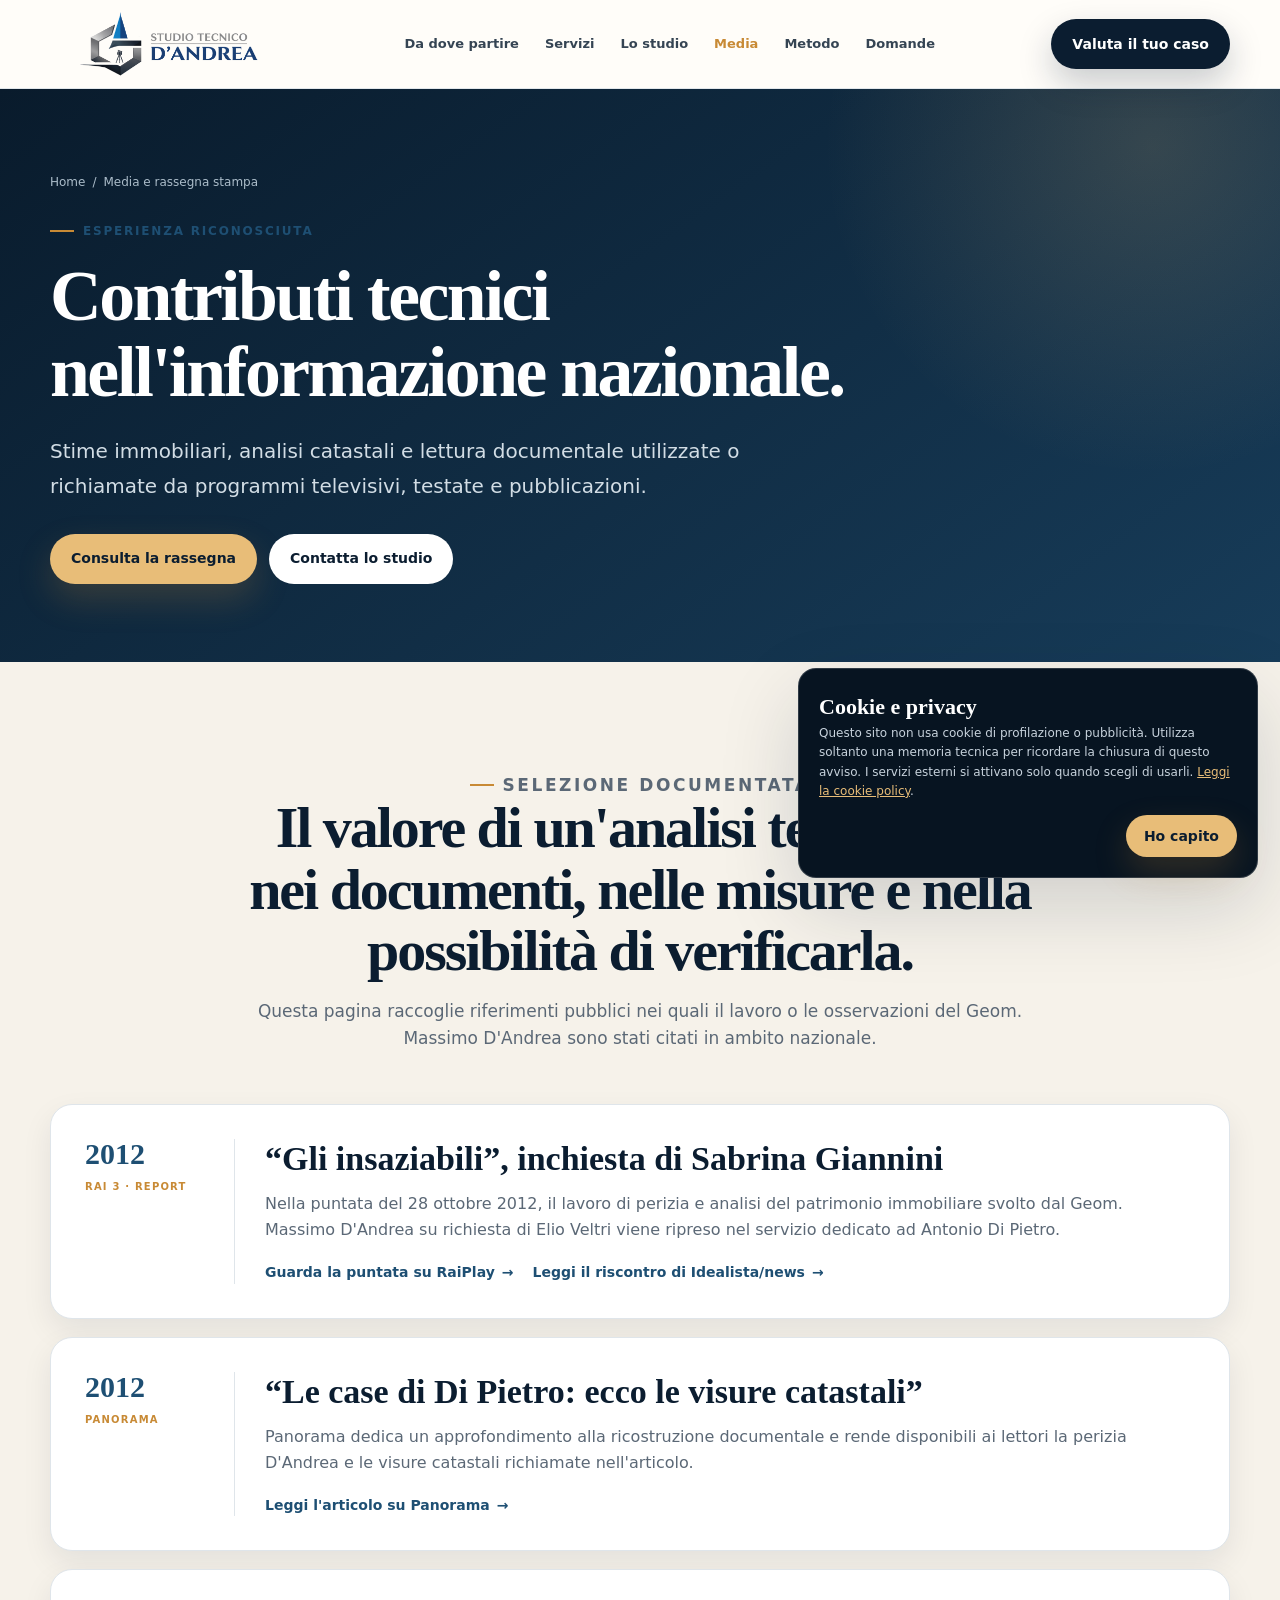
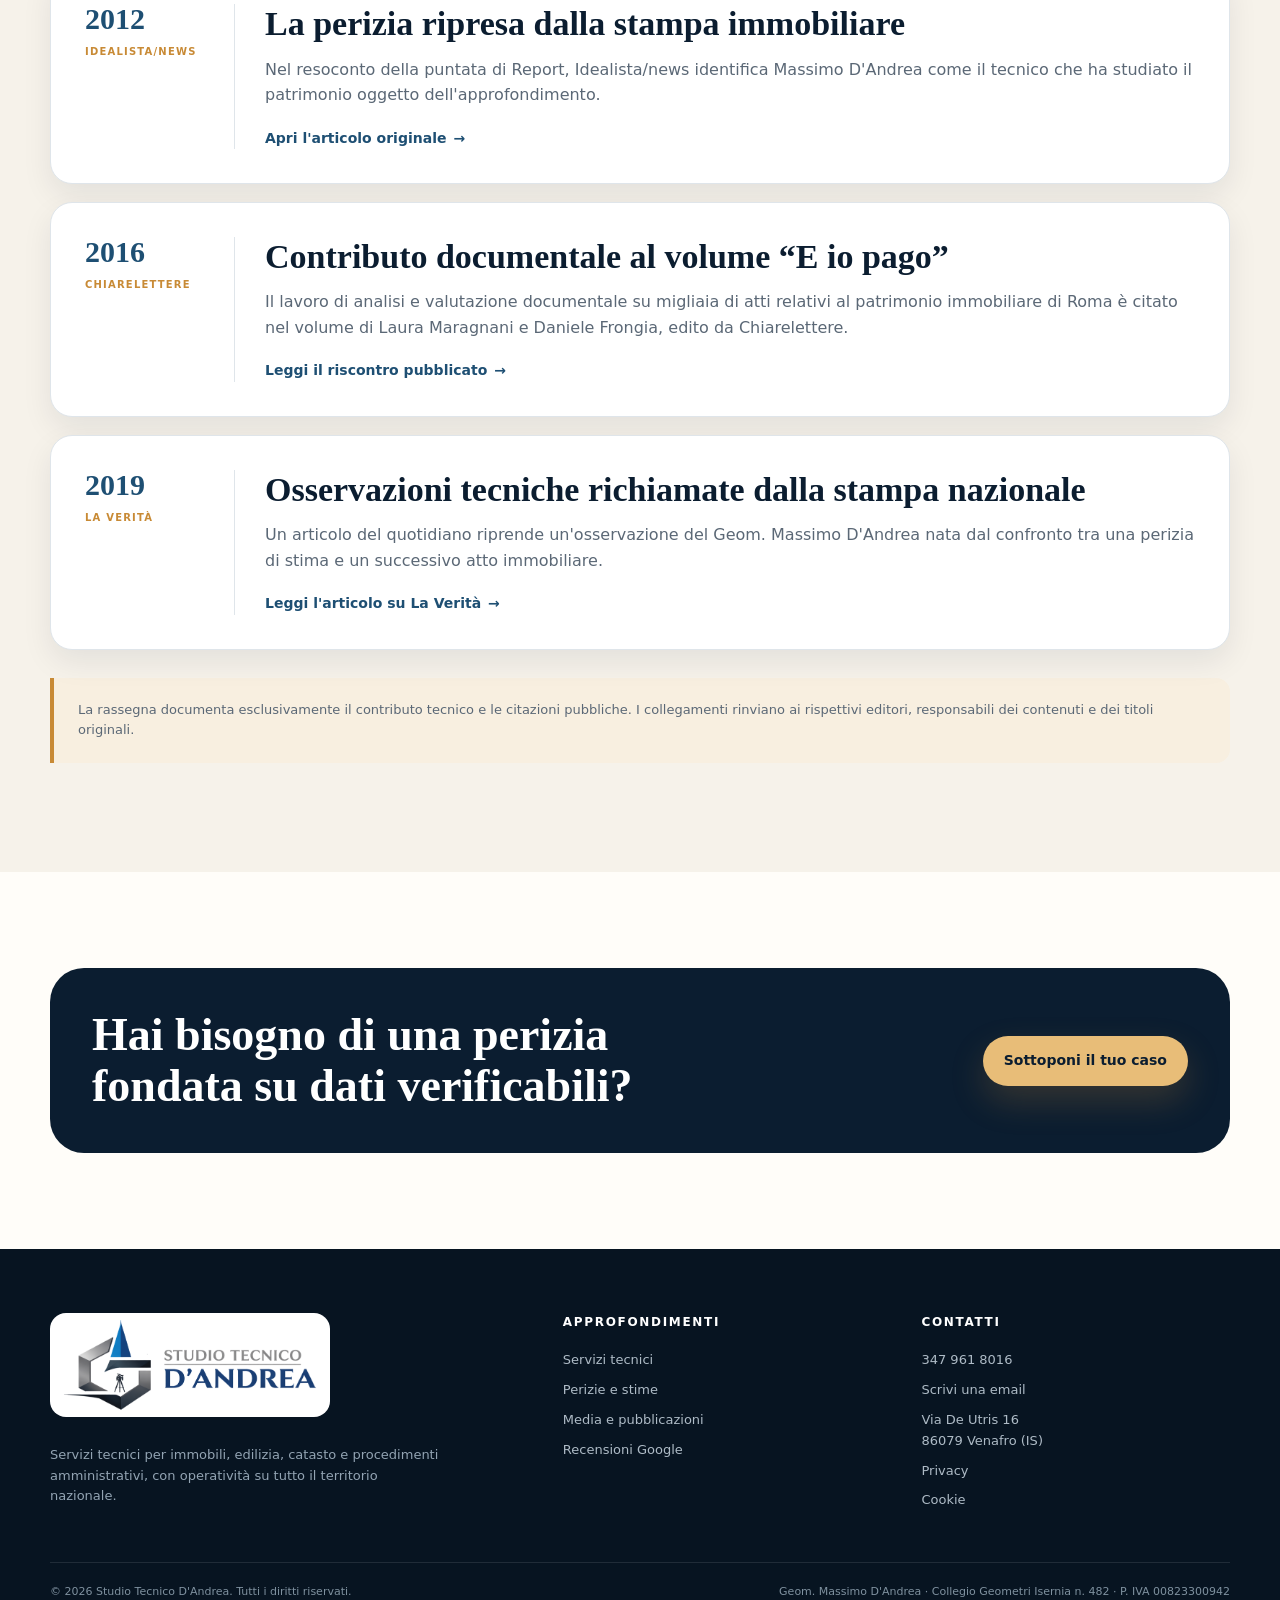
<file: media-rassegna-stampa.html>
<!DOCTYPE html>
<html lang="it">
<head>
  <meta charset="utf-8">
  <meta name="viewport" content="width=device-width, initial-scale=1">
  <title>Media e rassegna stampa | Geom. Massimo D'Andrea</title>
  <meta name="description" content="Interventi, perizie e contributi tecnici del Geom. Massimo D'Andrea ripresi da Report, Panorama, pubblicazioni e testate nazionali.">
  <link rel="canonical" href="https://studiotecnicodandrea.it/media-rassegna-stampa.html">
  <link rel="icon" href="/favicon.ico" sizes="any">
  <link rel="icon" href="/favicon-96.png" type="image/png" sizes="96x96">
  <link rel="apple-touch-icon" href="/apple-touch-icon.png" sizes="180x180">
  <link rel="stylesheet" href="assets/style.css">
  <meta property="og:locale" content="it_IT">
  <meta property="og:type" content="website">
  <meta property="og:title" content="Media e rassegna stampa | Studio Tecnico D'Andrea">
  <meta property="og:description" content="Una selezione verificata di contributi tecnici ripresi da programmi, testate e pubblicazioni nazionali.">
  <meta property="og:url" content="https://studiotecnicodandrea.it/media-rassegna-stampa.html">
  <meta property="og:image" content="https://studiotecnicodandrea.it/anteprima-studio-tecnico-dandrea.jpg">
  <meta property="og:image:width" content="1200">
  <meta property="og:image:height" content="630">
  <meta property="og:image:alt" content="Studio Tecnico D'Andrea - consulenze tecniche in tutta Italia">
  <meta name="twitter:card" content="summary_large_image">
  <meta name="twitter:image" content="https://studiotecnicodandrea.it/anteprima-studio-tecnico-dandrea.jpg">
  <script type="application/ld+json">
  {
    "@context": "https://schema.org",
    "@type": "CollectionPage",
    "name": "Media e rassegna stampa del Geom. Massimo D'Andrea",
    "url": "https://studiotecnicodandrea.it/media-rassegna-stampa.html",
    "about": {
      "@type": "Person",
      "name": "Massimo D'Andrea",
      "jobTitle": "Geometra",
      "worksFor": {
        "@type": "ProfessionalService",
        "name": "Studio Tecnico D'Andrea",
        "url": "https://studiotecnicodandrea.it/"
      }
    }
  }
  </script>
</head>
<body>
  <a class="skip-link" href="#contenuto">Vai al contenuto</a>

  <header class="site-header">
    <div class="container header-inner">
      <a class="brand" href="index.html" aria-label="Studio Tecnico D'Andrea - Home">
        <span class="brand-mark" aria-hidden="true"><svg viewBox="0 0 32 32" fill="none" stroke="currentColor" stroke-width="1.7"><path d="M8 25V7h8c7 0 11 3 11 9s-4 9-11 9H8Z"/><path d="M14 10v12M5 26h23"/></svg></span>
        <span class="brand-copy"><small>Studio tecnico</small><strong>D'Andrea</strong></span>
      </a>
      <nav class="desktop-nav" aria-label="Navigazione principale">
        <a href="index.html#problema">Da dove partire</a>
        <a href="index.html#servizi">Servizi</a>
        <a href="index.html#studio">Lo studio</a>
        <a href="media-rassegna-stampa.html" aria-current="page">Media</a>
        <a href="index.html#metodo">Metodo</a>
        <a href="index.html#faq">Domande</a>
      </nav>
      <div class="header-actions">
        <a class="btn btn--primary" href="index.html#contatti">Valuta il tuo caso</a>
        <button class="menu-toggle" type="button" aria-label="Apri il menu" aria-expanded="false" aria-controls="menu-mobile" data-menu-button><span></span></button>
      </div>
    </div>
    <nav class="mobile-menu" id="menu-mobile" aria-label="Navigazione mobile" data-mobile-menu data-open="false">
      <a href="index.html">Home</a>
      <a href="index.html#servizi">Servizi</a>
      <a href="index.html#studio">Lo studio</a>
      <a href="media-rassegna-stampa.html" aria-current="page">Media nazionali</a>
      <a href="index.html#recensioni">Recensioni</a>
      <a class="btn btn--primary" href="index.html#contatti">Valuta il tuo caso</a>
    </nav>
  </header>

  <main id="contenuto">
    <section class="page-hero">
      <div class="container">
        <nav class="breadcrumbs" aria-label="Percorso"><a href="index.html">Home</a><span>/</span><span>Media e rassegna stampa</span></nav>
        <p class="eyebrow">Esperienza riconosciuta</p>
        <h1 class="page-title">Contributi tecnici nell'informazione nazionale.</h1>
        <p class="lead">Stime immobiliari, analisi catastali e lettura documentale utilizzate o richiamate da programmi televisivi, testate e pubblicazioni.</p>
        <div class="page-actions">
          <a class="btn btn--gold" href="#rassegna">Consulta la rassegna</a>
          <a class="btn btn--white" href="index.html#contatti">Contatta lo studio</a>
        </div>
      </div>
    </section>

    <section class="section section--soft" id="rassegna">
      <div class="container">
        <div class="media-intro">
          <p class="eyebrow">Selezione documentata</p>
          <h2 class="section-title">Il valore di un'analisi tecnica sta nei documenti, nelle misure e nella possibilità di verificarla.</h2>
          <p>Questa pagina raccoglie riferimenti pubblici nei quali il lavoro o le osservazioni del Geom. Massimo D'Andrea sono stati citati in ambito nazionale.</p>
        </div>

        <div class="media-timeline">
          <article class="media-entry" id="report">
            <div class="media-entry__meta"><strong>2012</strong><span>Rai 3 · Report</span></div>
            <div class="media-entry__content">
              <h2>“Gli insaziabili”, inchiesta di Sabrina Giannini</h2>
              <p>Nella puntata del 28 ottobre 2012, il lavoro di perizia e analisi del patrimonio immobiliare svolto dal Geom. Massimo D'Andrea su richiesta di Elio Veltri viene ripreso nel servizio dedicato ad Antonio Di Pietro.</p>
              <div class="media-entry__links">
                <a class="text-link" href="https://www.raiplay.it/video/2012/10/Gli-insaziabili-411820bf-6b97-4925-8a03-7f3d03685eac.html" target="_blank" rel="noopener">Guarda la puntata su RaiPlay</a>
                <a class="text-link" href="https://www.idealista.it/news/immobiliare/residenziale/2012/10/29/64016-report-le-56-case-di-antonio-di-pietro-video-e-intervista-completa" target="_blank" rel="noopener">Leggi il riscontro di Idealista/news</a>
              </div>
            </div>
          </article>

          <article class="media-entry" id="panorama">
            <div class="media-entry__meta"><strong>2012</strong><span>Panorama</span></div>
            <div class="media-entry__content">
              <h2>“Le case di Di Pietro: ecco le visure catastali”</h2>
              <p>Panorama dedica un approfondimento alla ricostruzione documentale e rende disponibili ai lettori la perizia D'Andrea e le visure catastali richiamate nell'articolo.</p>
              <div class="media-entry__links">
                <a class="text-link" href="https://www.panorama.it/attualita/politica/le-case-di-di-pietro-ecco-le-visure-catastali" target="_blank" rel="noopener">Leggi l'articolo su Panorama</a>
              </div>
            </div>
          </article>

          <article class="media-entry" id="idealista">
            <div class="media-entry__meta"><strong>2012</strong><span>Idealista/news</span></div>
            <div class="media-entry__content">
              <h2>La perizia ripresa dalla stampa immobiliare</h2>
              <p>Nel resoconto della puntata di Report, Idealista/news identifica Massimo D'Andrea come il tecnico che ha studiato il patrimonio oggetto dell'approfondimento.</p>
              <div class="media-entry__links">
                <a class="text-link" href="https://www.idealista.it/news/immobiliare/residenziale/2012/10/29/64016-report-le-56-case-di-antonio-di-pietro-video-e-intervista-completa" target="_blank" rel="noopener">Apri l'articolo originale</a>
              </div>
            </div>
          </article>

          <article class="media-entry" id="e-io-pago">
            <div class="media-entry__meta"><strong>2016</strong><span>Chiarelettere</span></div>
            <div class="media-entry__content">
              <h2>Contributo documentale al volume “E io pago”</h2>
              <p>Il lavoro di analisi e valutazione documentale su migliaia di atti relativi al patrimonio immobiliare di Roma è citato nel volume di Laura Maragnani e Daniele Frongia, edito da Chiarelettere.</p>
              <div class="media-entry__links">
                <a class="text-link" href="https://www.primopianomolise.it/citta/venafro/41662/scandalo-roma-capitale-contributo-del-detective-dandrea/" target="_blank" rel="noopener">Leggi il riscontro pubblicato</a>
              </div>
            </div>
          </article>

          <article class="media-entry" id="la-verita">
            <div class="media-entry__meta"><strong>2019</strong><span>La Verità</span></div>
            <div class="media-entry__content">
              <h2>Osservazioni tecniche richiamate dalla stampa nazionale</h2>
              <p>Un articolo del quotidiano riprende un'osservazione del Geom. Massimo D'Andrea nata dal confronto tra una perizia di stima e un successivo atto immobiliare.</p>
              <div class="media-entry__links">
                <a class="text-link" href="https://www.laverita.info/lex-montiano-librandi-diede-800-000-euro-a-open-poi-venne-eletto-con-i-dem-2641475063.html" target="_blank" rel="noopener">Leggi l'articolo su La Verità</a>
              </div>
            </div>
          </article>
        </div>

        <p class="media-source-note">La rassegna documenta esclusivamente il contributo tecnico e le citazioni pubbliche. I collegamenti rinviano ai rispettivi editori, responsabili dei contenuti e dei titoli originali.</p>
      </div>
    </section>

    <section class="section">
      <div class="container cta-band">
        <h2>Hai bisogno di una perizia fondata su dati verificabili?</h2>
        <a class="btn btn--gold" href="index.html#contatti">Sottoponi il tuo caso</a>
      </div>
    </section>
  </main>

  <footer class="site-footer">
    <div class="container footer-main">
      <div class="footer-brand">
        <a class="brand" href="index.html"><span class="brand-mark" aria-hidden="true"><svg viewBox="0 0 32 32" fill="none" stroke="currentColor" stroke-width="1.7"><path d="M8 25V7h8c7 0 11 3 11 9s-4 9-11 9H8Z"/><path d="M14 10v12M5 26h23"/></svg></span><span class="brand-copy"><small>Studio tecnico</small><strong>D'Andrea</strong></span></a>
        <p>Servizi tecnici per immobili, edilizia, catasto e procedimenti amministrativi, con operatività su tutto il territorio nazionale.</p>
      </div>
      <div class="footer-col">
        <h3>Approfondimenti</h3>
        <a href="index.html#servizi">Servizi tecnici</a>
        <a href="perizie-stime.html">Perizie e stime</a>
        <a href="media-rassegna-stampa.html">Media e pubblicazioni</a>
        <a href="index.html#recensioni">Recensioni Google</a>
      </div>
      <div class="footer-col">
        <h3>Contatti</h3>
        <a href="tel:+393479618016">347&nbsp;961&nbsp;8016</a>
        <a href="mailto:studiotecnicogeomdandrea@gmail.com">Scrivi una email</a>
        <span>Via De Utris 16<br>86079 Venafro (IS)</span>
        <a href="privacy.html">Privacy</a>
        <a href="cookie-policy.html">Cookie</a>
      </div>
    </div>
    <div class="container footer-bottom">
      <span>© <span data-year>2026</span> Studio Tecnico D'Andrea. Tutti i diritti riservati.</span>
      <span>Geom. Massimo D'Andrea · Collegio Geometri Isernia n. 482 · P. IVA 00823300942</span>
    </div>
  </footer>

  <a class="mobile-cta" href="https://wa.me/393479618016?text=Buongiorno%20Geom.%20D%27Andrea%2C%20vorrei%20sottoporle%20un%20caso%20tecnico." target="_blank" rel="noopener" aria-label="Scrivi su WhatsApp">
    <svg viewBox="0 0 24 24" fill="none" stroke="currentColor" stroke-width="1.8"><path d="M20.5 11.5a8.5 8.5 0 0 1-12.6 7.4L3 20l1.2-4.7a8.5 8.5 0 1 1 16.3-3.8Z"/><path d="M8.5 8.5c.7 2.8 2.2 4.3 5 5"/></svg>
  </a>
  <script src="assets/main.js" defer></script>
</body>
</html>
</file>
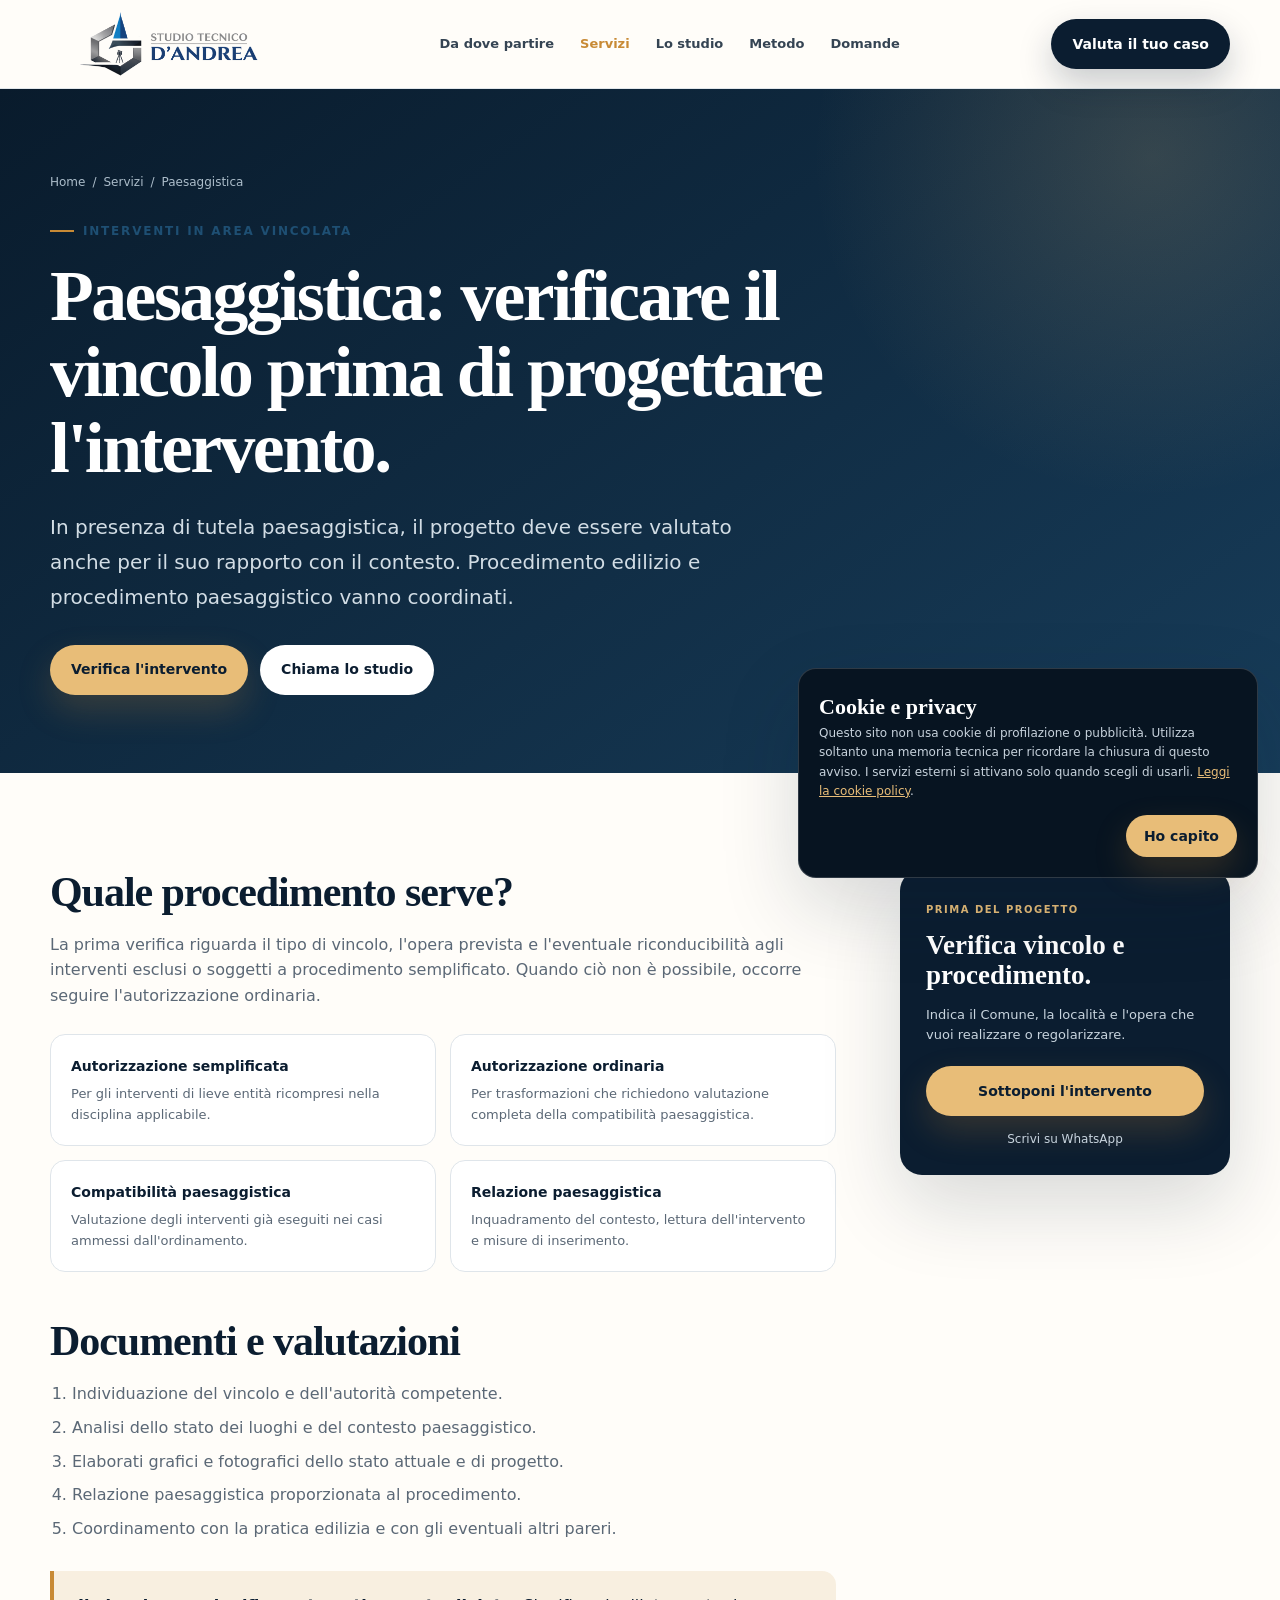
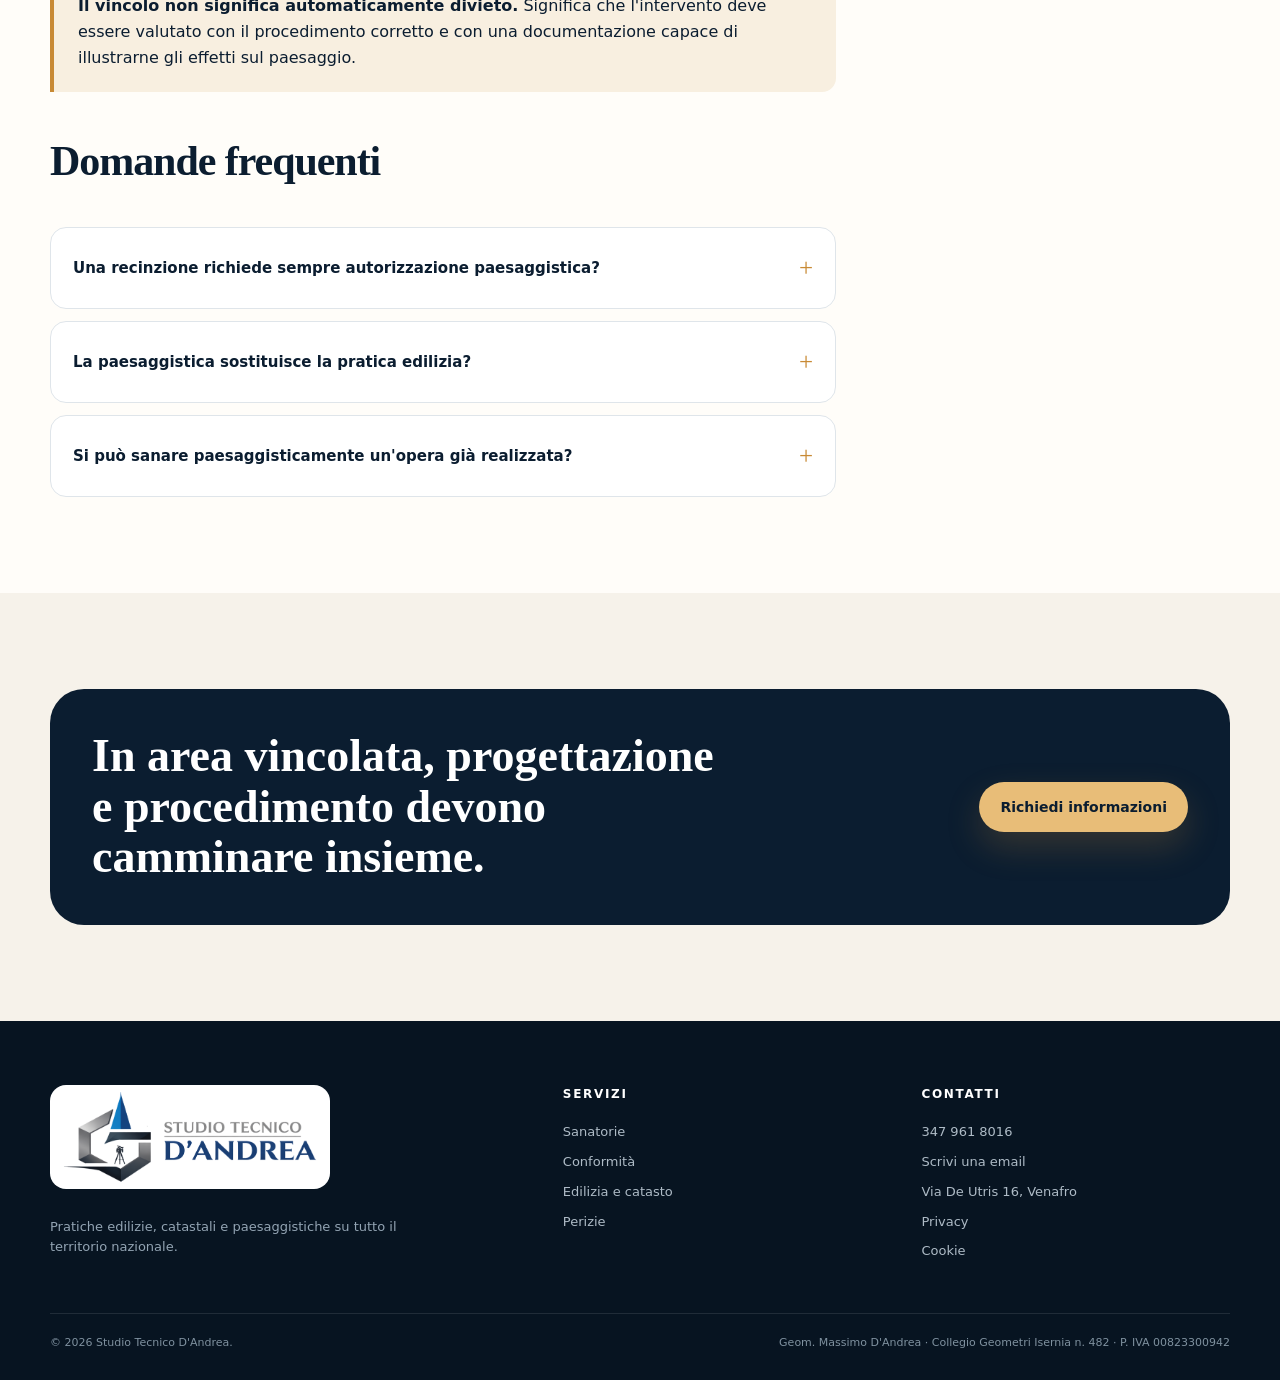
<file: paesaggistica.html>
<!DOCTYPE html>
<html lang="it"><head>
  <meta charset="utf-8"><meta name="viewport" content="width=device-width, initial-scale=1">
  <title>Autorizzazione paesaggistica e compatibilità | Studio D'Andrea</title>
  <meta name="description" content="Autorizzazioni paesaggistiche ordinarie e semplificate, compatibilità paesaggistica e relazioni tecniche per immobili in area vincolata.">
  <link rel="canonical" href="https://studiotecnicodandrea.it/paesaggistica.html"><link rel="icon" href="/favicon.ico" sizes="any"><link rel="icon" href="/favicon-96.png" type="image/png" sizes="96x96"><link rel="stylesheet" href="assets/style.css">
  <script type="application/ld+json">{"@context":"https://schema.org","@type":"Service","name":"Pratiche e autorizzazioni paesaggistiche","provider":{"@type":"ProfessionalService","name":"Studio Tecnico D'Andrea","url":"https://studiotecnicodandrea.it/","telephone":"+39 347 961 8016"},"areaServed":"Italia","url":"https://studiotecnicodandrea.it/paesaggistica.html"}</script>
</head><body>
  <a class="skip-link" href="#contenuto">Vai al contenuto</a>
  <header class="site-header"><div class="container header-inner"><a class="brand" href="index.html"><span class="brand-mark" aria-hidden="true"><svg viewBox="0 0 32 32" fill="none" stroke="currentColor" stroke-width="1.7"><path d="M8 25V7h8c7 0 11 3 11 9s-4 9-11 9H8Z"/><path d="M14 10v12M5 26h23"/></svg></span><span class="brand-copy"><small>Studio tecnico</small><strong>D'Andrea</strong></span></a><nav class="desktop-nav" aria-label="Navigazione principale"><a href="index.html#problema">Da dove partire</a><a href="index.html#servizi" aria-current="page">Servizi</a><a href="index.html#studio">Lo studio</a><a href="index.html#metodo">Metodo</a><a href="index.html#faq">Domande</a></nav><div class="header-actions"><a class="btn btn--primary" href="index.html#contatti">Valuta il tuo caso</a><button class="menu-toggle" type="button" aria-label="Apri il menu" aria-expanded="false" aria-controls="menu-mobile" data-menu-button><span></span></button></div></div><nav class="mobile-menu" id="menu-mobile" aria-label="Navigazione mobile" data-mobile-menu data-open="false"><a href="index.html">Home</a><a href="sanatorie-edilizie.html">Sanatorie</a><a href="conformita-urbanistica-catastale.html">Conformità</a><a href="pratiche-edilizie-catasto.html">Edilizia e catasto</a><a class="btn btn--primary" href="index.html#contatti">Valuta il tuo caso</a></nav></header>
  <main id="contenuto">
    <section class="page-hero"><div class="container"><nav class="breadcrumbs" aria-label="Percorso"><a href="index.html">Home</a><span>/</span><a href="index.html#servizi">Servizi</a><span>/</span><span>Paesaggistica</span></nav><p class="eyebrow">Interventi in area vincolata</p><h1 class="page-title">Paesaggistica: verificare il vincolo prima di progettare l'intervento.</h1><p class="lead">In presenza di tutela paesaggistica, il progetto deve essere valutato anche per il suo rapporto con il contesto. Procedimento edilizio e procedimento paesaggistico vanno coordinati.</p><div class="page-actions"><a class="btn btn--gold" href="index.html#contatti">Verifica l'intervento</a><a class="btn btn--white" href="tel:+393479618016">Chiama lo studio</a></div></div></section>
    <section class="section"><div class="container content-layout"><article class="prose">
      <h2>Quale procedimento serve?</h2><p>La prima verifica riguarda il tipo di vincolo, l'opera prevista e l'eventuale riconducibilità agli interventi esclusi o soggetti a procedimento semplificato. Quando ciò non è possibile, occorre seguire l'autorizzazione ordinaria.</p>
      <div class="feature-list"><div class="feature-box"><strong>Autorizzazione semplificata</strong><span>Per gli interventi di lieve entità ricompresi nella disciplina applicabile.</span></div><div class="feature-box"><strong>Autorizzazione ordinaria</strong><span>Per trasformazioni che richiedono valutazione completa della compatibilità paesaggistica.</span></div><div class="feature-box"><strong>Compatibilità paesaggistica</strong><span>Valutazione degli interventi già eseguiti nei casi ammessi dall'ordinamento.</span></div><div class="feature-box"><strong>Relazione paesaggistica</strong><span>Inquadramento del contesto, lettura dell'intervento e misure di inserimento.</span></div></div>
      <h2>Documenti e valutazioni</h2><ol><li>Individuazione del vincolo e dell'autorità competente.</li><li>Analisi dello stato dei luoghi e del contesto paesaggistico.</li><li>Elaborati grafici e fotografici dello stato attuale e di progetto.</li><li>Relazione paesaggistica proporzionata al procedimento.</li><li>Coordinamento con la pratica edilizia e con gli eventuali altri pareri.</li></ol>
      <div class="notice"><p><strong>Il vincolo non significa automaticamente divieto.</strong> Significa che l'intervento deve essere valutato con il procedimento corretto e con una documentazione capace di illustrarne gli effetti sul paesaggio.</p></div>
      <h2>Domande frequenti</h2><div class="faq-list"><details class="faq-item"><summary>Una recinzione richiede sempre autorizzazione paesaggistica?</summary><p>Dipende dalle caratteristiche dell'opera, dal tipo di area e dalla disciplina applicabile. Materiali, altezza, fondazioni e contesto possono modificare l'inquadramento.</p></details><details class="faq-item"><summary>La paesaggistica sostituisce la pratica edilizia?</summary><p>No. Sono procedimenti distinti che devono essere coordinati. L'autorizzazione paesaggistica non sostituisce il titolo edilizio.</p></details><details class="faq-item"><summary>Si può sanare paesaggisticamente un'opera già realizzata?</summary><p>Solo nei casi ammessi dalla legge e dopo una verifica puntuale. Non tutte le opere possono ottenere compatibilità paesaggistica postuma.</p></details></div>
    </article><aside class="sidebar-card"><small>Prima del progetto</small><h2>Verifica vincolo e procedimento.</h2><p>Indica il Comune, la località e l'opera che vuoi realizzare o regolarizzare.</p><a class="btn btn--gold" href="index.html#contatti">Sottoponi l'intervento</a><a class="mini-contact" href="https://wa.me/393479618016?text=Buongiorno%2C%20vorrei%20informazioni%20per%20una%20pratica%20paesaggistica." target="_blank" rel="noopener">Scrivi su WhatsApp</a></aside></div></section>
    <section class="section section--soft"><div class="container cta-band"><h2>In area vincolata, progettazione e procedimento devono camminare insieme.</h2><a class="btn btn--gold" href="index.html#contatti">Richiedi informazioni</a></div></section>
  </main>
  <footer class="site-footer"><div class="container footer-main"><div class="footer-brand"><a class="brand" href="index.html"><span class="brand-mark" aria-hidden="true"><svg viewBox="0 0 32 32" fill="none" stroke="currentColor" stroke-width="1.7"><path d="M8 25V7h8c7 0 11 3 11 9s-4 9-11 9H8Z"/><path d="M14 10v12M5 26h23"/></svg></span><span class="brand-copy"><small>Studio tecnico</small><strong>D'Andrea</strong></span></a><p>Pratiche edilizie, catastali e paesaggistiche su tutto il territorio nazionale.</p></div><div class="footer-col"><h3>Servizi</h3><a href="sanatorie-edilizie.html">Sanatorie</a><a href="conformita-urbanistica-catastale.html">Conformità</a><a href="pratiche-edilizie-catasto.html">Edilizia e catasto</a><a href="perizie-stime.html">Perizie</a></div><div class="footer-col"><h3>Contatti</h3><a href="tel:+393479618016">347&nbsp;961&nbsp;8016</a><a href="mailto:studiotecnicogeomdandrea@gmail.com">Scrivi una email</a><span>Via De Utris 16, Venafro</span><a href="privacy.html">Privacy</a><a href="cookie-policy.html">Cookie</a></div></div><div class="container footer-bottom"><span>© <span data-year>2026</span> Studio Tecnico D'Andrea.</span><span>Geom. Massimo D'Andrea · Collegio Geometri Isernia n. 482 · P. IVA 00823300942</span></div></footer><script src="assets/main.js" defer></script>
</body></html>
</file>
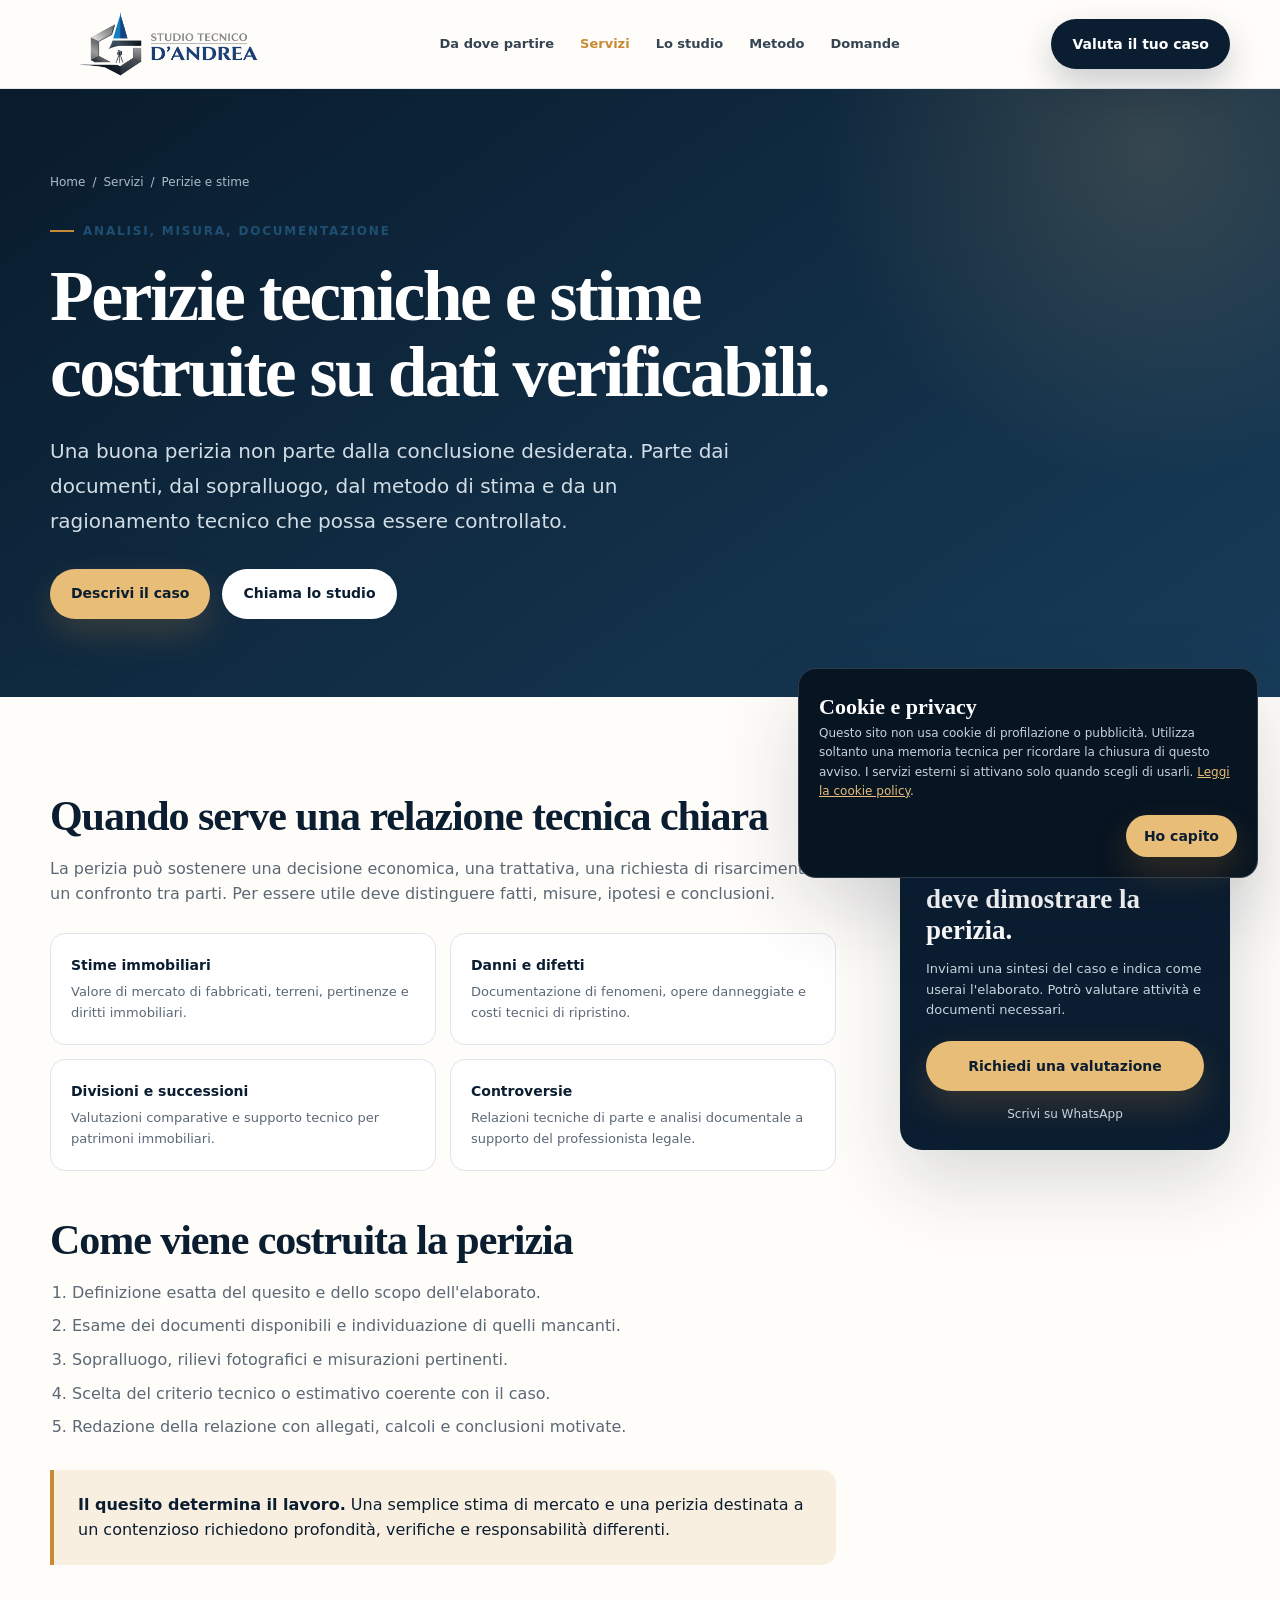
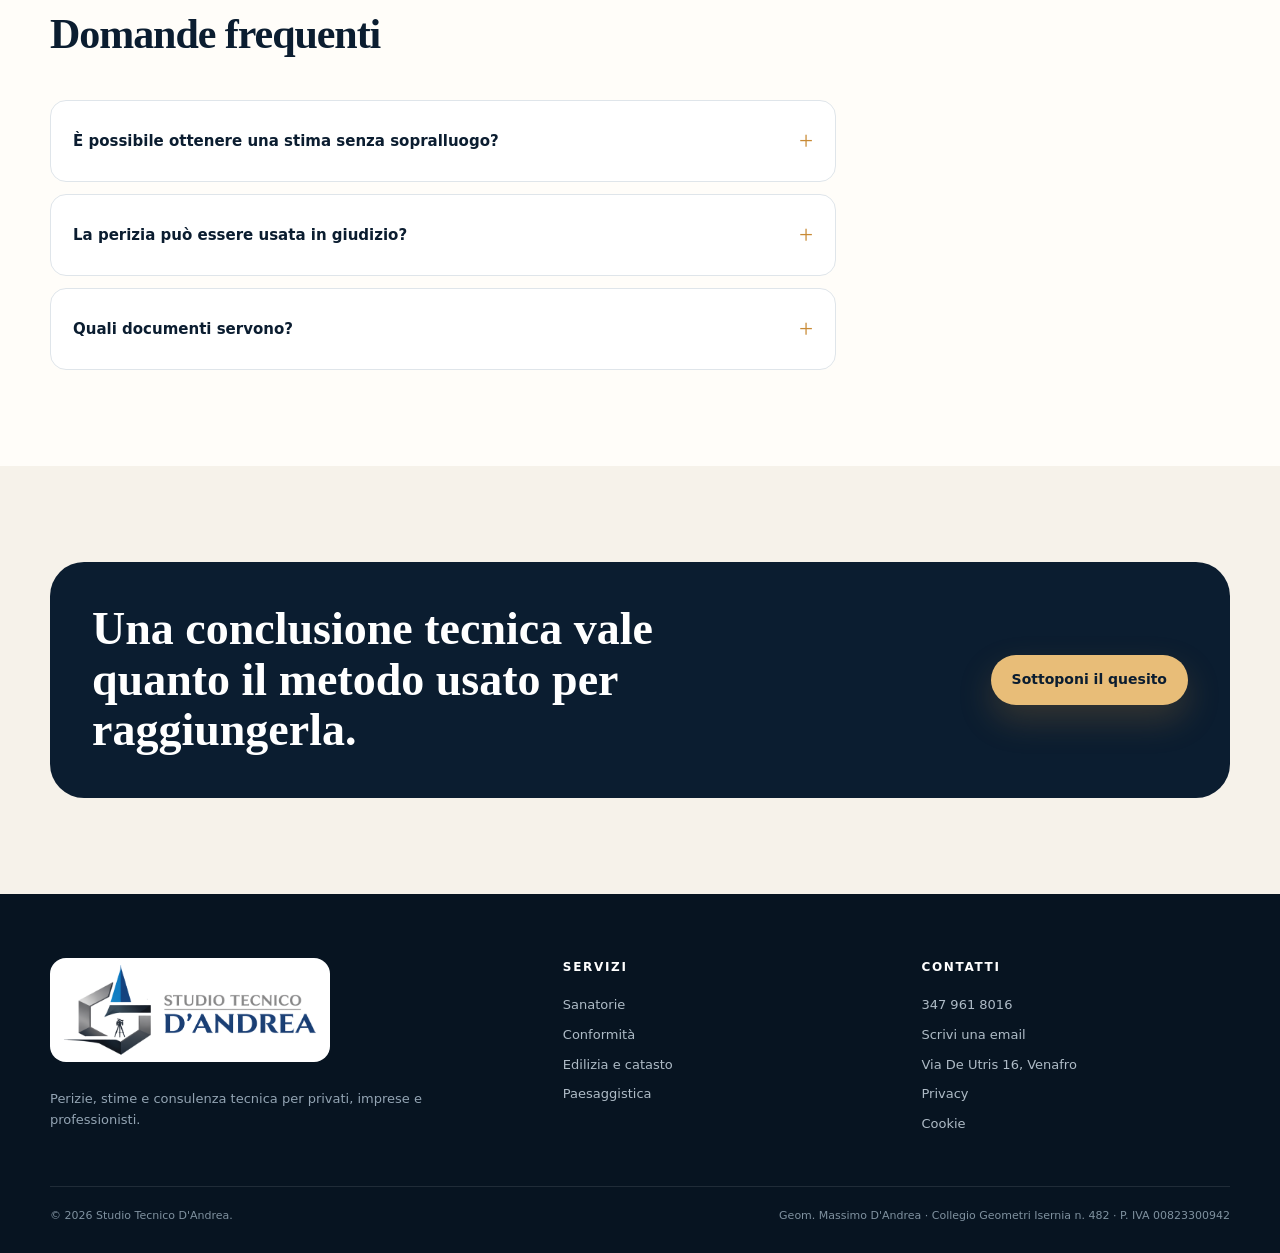
<file: perizie-stime.html>
<!DOCTYPE html>
<html lang="it"><head>
  <meta charset="utf-8"><meta name="viewport" content="width=device-width, initial-scale=1">
  <title>Perizie tecniche e stime immobiliari | Geom. D'Andrea</title>
  <meta name="description" content="Perizie tecniche, stime immobiliari, valutazione danni, relazioni specialistiche e consulenza tecnica a Venafro e in tutta Italia.">
  <link rel="canonical" href="https://studiotecnicodandrea.it/perizie-stime.html"><link rel="icon" href="/favicon.ico" sizes="any"><link rel="icon" href="/favicon-96.png" type="image/png" sizes="96x96"><link rel="stylesheet" href="assets/style.css">
  <script type="application/ld+json">{"@context":"https://schema.org","@type":"Service","name":"Perizie tecniche e stime immobiliari","provider":{"@type":"ProfessionalService","name":"Studio Tecnico D'Andrea","url":"https://studiotecnicodandrea.it/","telephone":"+39 347 961 8016"},"areaServed":"Italia","url":"https://studiotecnicodandrea.it/perizie-stime.html"}</script>
</head><body>
  <a class="skip-link" href="#contenuto">Vai al contenuto</a>
  <header class="site-header"><div class="container header-inner"><a class="brand" href="index.html"><span class="brand-mark" aria-hidden="true"><svg viewBox="0 0 32 32" fill="none" stroke="currentColor" stroke-width="1.7"><path d="M8 25V7h8c7 0 11 3 11 9s-4 9-11 9H8Z"/><path d="M14 10v12M5 26h23"/></svg></span><span class="brand-copy"><small>Studio tecnico</small><strong>D'Andrea</strong></span></a><nav class="desktop-nav" aria-label="Navigazione principale"><a href="index.html#problema">Da dove partire</a><a href="index.html#servizi" aria-current="page">Servizi</a><a href="index.html#studio">Lo studio</a><a href="index.html#metodo">Metodo</a><a href="index.html#faq">Domande</a></nav><div class="header-actions"><a class="btn btn--primary" href="index.html#contatti">Valuta il tuo caso</a><button class="menu-toggle" type="button" aria-label="Apri il menu" aria-expanded="false" aria-controls="menu-mobile" data-menu-button><span></span></button></div></div><nav class="mobile-menu" id="menu-mobile" aria-label="Navigazione mobile" data-mobile-menu data-open="false"><a href="index.html">Home</a><a href="sanatorie-edilizie.html">Sanatorie</a><a href="conformita-urbanistica-catastale.html">Conformità immobile</a><a href="pratiche-edilizie-catasto.html">Edilizia e catasto</a><a class="btn btn--primary" href="index.html#contatti">Valuta il tuo caso</a></nav></header>
  <main id="contenuto">
    <section class="page-hero"><div class="container"><nav class="breadcrumbs" aria-label="Percorso"><a href="index.html">Home</a><span>/</span><a href="index.html#servizi">Servizi</a><span>/</span><span>Perizie e stime</span></nav><p class="eyebrow">Analisi, misura, documentazione</p><h1 class="page-title">Perizie tecniche e stime costruite su dati verificabili.</h1><p class="lead">Una buona perizia non parte dalla conclusione desiderata. Parte dai documenti, dal sopralluogo, dal metodo di stima e da un ragionamento tecnico che possa essere controllato.</p><div class="page-actions"><a class="btn btn--gold" href="index.html#contatti">Descrivi il caso</a><a class="btn btn--white" href="tel:+393479618016">Chiama lo studio</a></div></div></section>
    <section class="section"><div class="container content-layout"><article class="prose">
      <h2>Quando serve una relazione tecnica chiara</h2><p>La perizia può sostenere una decisione economica, una trattativa, una richiesta di risarcimento o un confronto tra parti. Per essere utile deve distinguere fatti, misure, ipotesi e conclusioni.</p>
      <div class="feature-list"><div class="feature-box"><strong>Stime immobiliari</strong><span>Valore di mercato di fabbricati, terreni, pertinenze e diritti immobiliari.</span></div><div class="feature-box"><strong>Danni e difetti</strong><span>Documentazione di fenomeni, opere danneggiate e costi tecnici di ripristino.</span></div><div class="feature-box"><strong>Divisioni e successioni</strong><span>Valutazioni comparative e supporto tecnico per patrimoni immobiliari.</span></div><div class="feature-box"><strong>Controversie</strong><span>Relazioni tecniche di parte e analisi documentale a supporto del professionista legale.</span></div></div>
      <h2>Come viene costruita la perizia</h2><ol><li>Definizione esatta del quesito e dello scopo dell'elaborato.</li><li>Esame dei documenti disponibili e individuazione di quelli mancanti.</li><li>Sopralluogo, rilievi fotografici e misurazioni pertinenti.</li><li>Scelta del criterio tecnico o estimativo coerente con il caso.</li><li>Redazione della relazione con allegati, calcoli e conclusioni motivate.</li></ol>
      <div class="notice"><p><strong>Il quesito determina il lavoro.</strong> Una semplice stima di mercato e una perizia destinata a un contenzioso richiedono profondità, verifiche e responsabilità differenti.</p></div>
      <h2>Domande frequenti</h2><div class="faq-list"><details class="faq-item"><summary>È possibile ottenere una stima senza sopralluogo?</summary><p>Un orientamento preliminare può basarsi sui documenti, ma una stima professionale completa richiede normalmente la verifica diretta del bene.</p></details><details class="faq-item"><summary>La perizia può essere usata in giudizio?</summary><p>Va chiarito fin dall'inizio lo scopo dell'elaborato. Una consulenza tecnica destinata a una controversia richiede impostazione e documentazione specifiche.</p></details><details class="faq-item"><summary>Quali documenti servono?</summary><p>Dipende dal quesito: titoli di proprietà, visure, planimetrie, fotografie, contratti, preventivi, provvedimenti e precedenti relazioni possono essere rilevanti.</p></details></div>
    </article><aside class="sidebar-card"><small>Quesito tecnico</small><h2>Prima definiamo cosa deve dimostrare la perizia.</h2><p>Inviami una sintesi del caso e indica come userai l'elaborato. Potrò valutare attività e documenti necessari.</p><a class="btn btn--gold" href="index.html#contatti">Richiedi una valutazione</a><a class="mini-contact" href="https://wa.me/393479618016?text=Buongiorno%2C%20avrei%20bisogno%20di%20una%20perizia%20o%20di%20una%20stima." target="_blank" rel="noopener">Scrivi su WhatsApp</a></aside></div></section>
    <section class="section section--soft"><div class="container cta-band"><h2>Una conclusione tecnica vale quanto il metodo usato per raggiungerla.</h2><a class="btn btn--gold" href="index.html#contatti">Sottoponi il quesito</a></div></section>
  </main>
  <footer class="site-footer"><div class="container footer-main"><div class="footer-brand"><a class="brand" href="index.html"><span class="brand-mark" aria-hidden="true"><svg viewBox="0 0 32 32" fill="none" stroke="currentColor" stroke-width="1.7"><path d="M8 25V7h8c7 0 11 3 11 9s-4 9-11 9H8Z"/><path d="M14 10v12M5 26h23"/></svg></span><span class="brand-copy"><small>Studio tecnico</small><strong>D'Andrea</strong></span></a><p>Perizie, stime e consulenza tecnica per privati, imprese e professionisti.</p></div><div class="footer-col"><h3>Servizi</h3><a href="sanatorie-edilizie.html">Sanatorie</a><a href="conformita-urbanistica-catastale.html">Conformità</a><a href="pratiche-edilizie-catasto.html">Edilizia e catasto</a><a href="paesaggistica.html">Paesaggistica</a></div><div class="footer-col"><h3>Contatti</h3><a href="tel:+393479618016">347&nbsp;961&nbsp;8016</a><a href="mailto:studiotecnicogeomdandrea@gmail.com">Scrivi una email</a><span>Via De Utris 16, Venafro</span><a href="privacy.html">Privacy</a><a href="cookie-policy.html">Cookie</a></div></div><div class="container footer-bottom"><span>© <span data-year>2026</span> Studio Tecnico D'Andrea.</span><span>Geom. Massimo D'Andrea · Collegio Geometri Isernia n. 482 · P. IVA 00823300942</span></div></footer><script src="assets/main.js" defer></script>
</body></html>
</file>
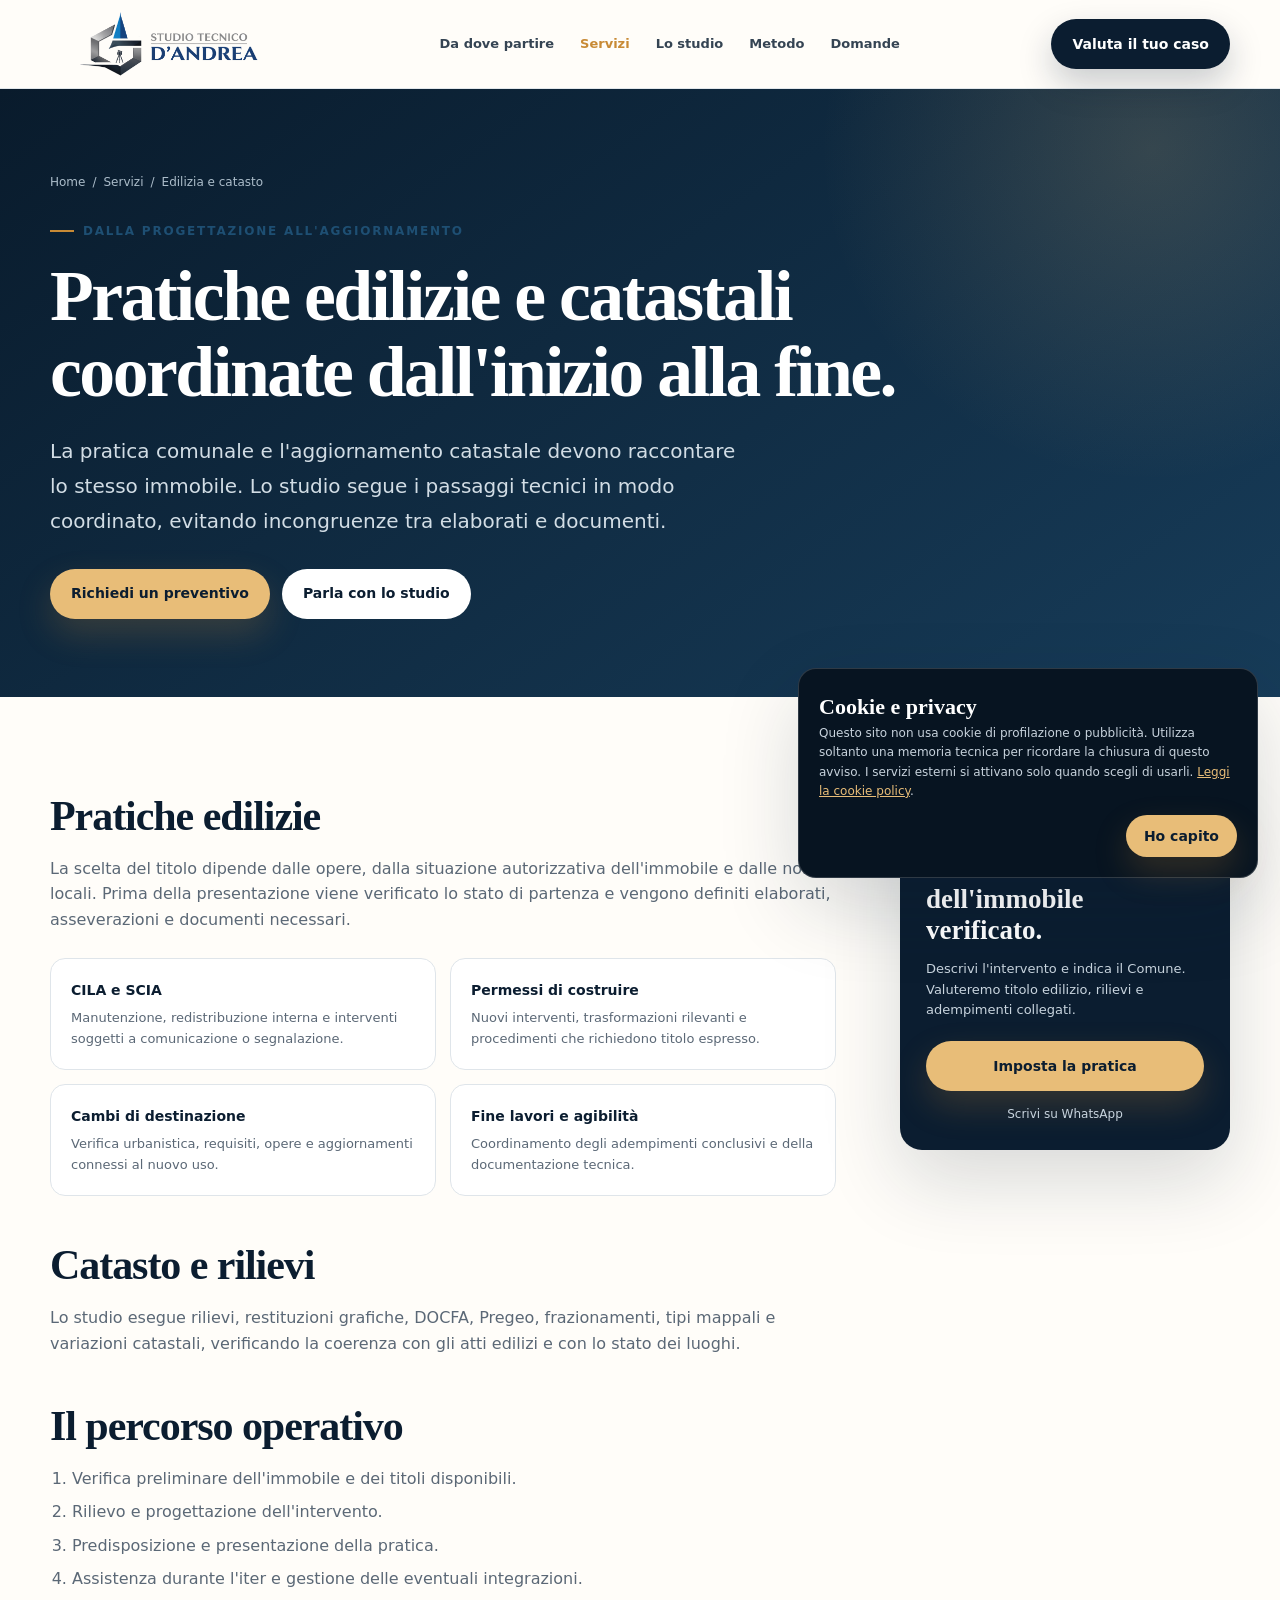
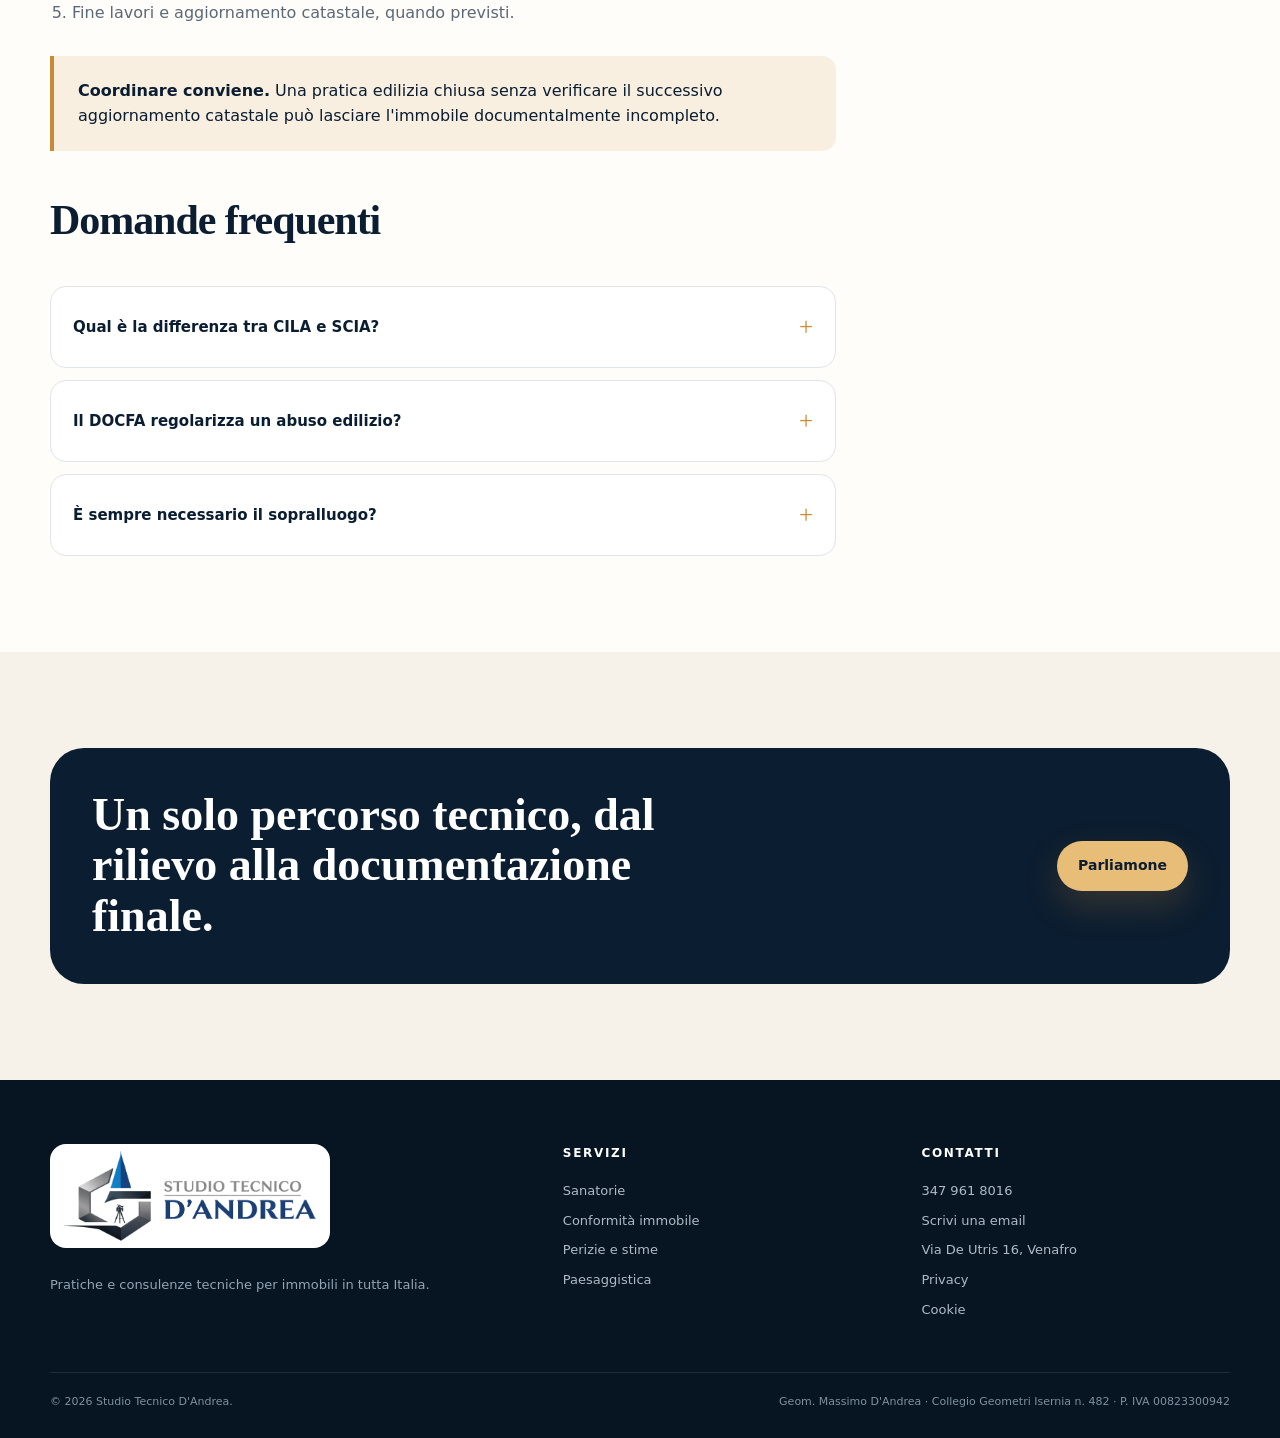
<file: pratiche-edilizie-catasto.html>
<!DOCTYPE html>
<html lang="it">
<head>
  <meta charset="utf-8"><meta name="viewport" content="width=device-width, initial-scale=1">
  <title>Pratiche edilizie e catastali a Venafro | Studio D'Andrea</title>
  <meta name="description" content="CILA, SCIA, permessi di costruire, cambi d'uso, DOCFA, Pregeo, frazionamenti e aggiornamenti catastali a Venafro e in tutta Italia.">
  <link rel="canonical" href="https://studiotecnicodandrea.it/pratiche-edilizie-catasto.html"><link rel="icon" href="/favicon.ico" sizes="any"><link rel="icon" href="/favicon-96.png" type="image/png" sizes="96x96"><link rel="stylesheet" href="assets/style.css">
  <script type="application/ld+json">{"@context":"https://schema.org","@type":"Service","name":"Pratiche edilizie e catastali","provider":{"@type":"ProfessionalService","name":"Studio Tecnico D'Andrea","url":"https://studiotecnicodandrea.it/","telephone":"+39 347 961 8016"},"areaServed":"Italia","url":"https://studiotecnicodandrea.it/pratiche-edilizie-catasto.html"}</script>
</head>
<body>
  <a class="skip-link" href="#contenuto">Vai al contenuto</a>
  <header class="site-header"><div class="container header-inner"><a class="brand" href="index.html"><span class="brand-mark" aria-hidden="true"><svg viewBox="0 0 32 32" fill="none" stroke="currentColor" stroke-width="1.7"><path d="M8 25V7h8c7 0 11 3 11 9s-4 9-11 9H8Z"/><path d="M14 10v12M5 26h23"/></svg></span><span class="brand-copy"><small>Studio tecnico</small><strong>D'Andrea</strong></span></a><nav class="desktop-nav" aria-label="Navigazione principale"><a href="index.html#problema">Da dove partire</a><a href="index.html#servizi" aria-current="page">Servizi</a><a href="index.html#studio">Lo studio</a><a href="index.html#metodo">Metodo</a><a href="index.html#faq">Domande</a></nav><div class="header-actions"><a class="btn btn--primary" href="index.html#contatti">Valuta il tuo caso</a><button class="menu-toggle" type="button" aria-label="Apri il menu" aria-expanded="false" aria-controls="menu-mobile" data-menu-button><span></span></button></div></div><nav class="mobile-menu" id="menu-mobile" aria-label="Navigazione mobile" data-mobile-menu data-open="false"><a href="index.html">Home</a><a href="sanatorie-edilizie.html">Sanatorie</a><a href="conformita-urbanistica-catastale.html">Conformità immobile</a><a href="perizie-stime.html">Perizie e stime</a><a class="btn btn--primary" href="index.html#contatti">Valuta il tuo caso</a></nav></header>
  <main id="contenuto">
    <section class="page-hero"><div class="container"><nav class="breadcrumbs" aria-label="Percorso"><a href="index.html">Home</a><span>/</span><a href="index.html#servizi">Servizi</a><span>/</span><span>Edilizia e catasto</span></nav><p class="eyebrow">Dalla progettazione all'aggiornamento</p><h1 class="page-title">Pratiche edilizie e catastali coordinate dall'inizio alla fine.</h1><p class="lead">La pratica comunale e l'aggiornamento catastale devono raccontare lo stesso immobile. Lo studio segue i passaggi tecnici in modo coordinato, evitando incongruenze tra elaborati e documenti.</p><div class="page-actions"><a class="btn btn--gold" href="index.html#contatti">Richiedi un preventivo</a><a class="btn btn--white" href="tel:+393479618016">Parla con lo studio</a></div></div></section>
    <section class="section"><div class="container content-layout"><article class="prose">
      <h2>Pratiche edilizie</h2><p>La scelta del titolo dipende dalle opere, dalla situazione autorizzativa dell'immobile e dalle norme locali. Prima della presentazione viene verificato lo stato di partenza e vengono definiti elaborati, asseverazioni e documenti necessari.</p>
      <div class="feature-list"><div class="feature-box"><strong>CILA e SCIA</strong><span>Manutenzione, redistribuzione interna e interventi soggetti a comunicazione o segnalazione.</span></div><div class="feature-box"><strong>Permessi di costruire</strong><span>Nuovi interventi, trasformazioni rilevanti e procedimenti che richiedono titolo espresso.</span></div><div class="feature-box"><strong>Cambi di destinazione</strong><span>Verifica urbanistica, requisiti, opere e aggiornamenti connessi al nuovo uso.</span></div><div class="feature-box"><strong>Fine lavori e agibilità</strong><span>Coordinamento degli adempimenti conclusivi e della documentazione tecnica.</span></div></div>
      <h2>Catasto e rilievi</h2><p>Lo studio esegue rilievi, restituzioni grafiche, DOCFA, Pregeo, frazionamenti, tipi mappali e variazioni catastali, verificando la coerenza con gli atti edilizi e con lo stato dei luoghi.</p>
      <h2>Il percorso operativo</h2><ol><li>Verifica preliminare dell'immobile e dei titoli disponibili.</li><li>Rilievo e progettazione dell'intervento.</li><li>Predisposizione e presentazione della pratica.</li><li>Assistenza durante l'iter e gestione delle eventuali integrazioni.</li><li>Fine lavori e aggiornamento catastale, quando previsti.</li></ol>
      <div class="notice"><p><strong>Coordinare conviene.</strong> Una pratica edilizia chiusa senza verificare il successivo aggiornamento catastale può lasciare l'immobile documentalmente incompleto.</p></div>
      <h2>Domande frequenti</h2><div class="faq-list"><details class="faq-item"><summary>Qual è la differenza tra CILA e SCIA?</summary><p>Dipende dalla natura e dalla rilevanza delle opere. Il titolo non si sceglie soltanto in base al nome dell'intervento, ma dopo aver verificato la disciplina applicabile.</p></details><details class="faq-item"><summary>Il DOCFA regolarizza un abuso edilizio?</summary><p>No. Il DOCFA aggiorna il catasto; la legittimità edilizia deve essere affrontata con il procedimento amministrativo appropriato.</p></details><details class="faq-item"><summary>È sempre necessario il sopralluogo?</summary><p>Per progettazione, rilievi e aggiornamenti catastali è normalmente necessario verificare direttamente lo stato dei luoghi.</p></details></div>
    </article><aside class="sidebar-card"><small>Nuovi lavori</small><h2>Parti da uno stato dell'immobile verificato.</h2><p>Descrivi l'intervento e indica il Comune. Valuteremo titolo edilizio, rilievi e adempimenti collegati.</p><a class="btn btn--gold" href="index.html#contatti">Imposta la pratica</a><a class="mini-contact" href="https://wa.me/393479618016?text=Buongiorno%2C%20vorrei%20informazioni%20per%20una%20pratica%20edilizia%20o%20catastale." target="_blank" rel="noopener">Scrivi su WhatsApp</a></aside></div></section>
    <section class="section section--soft"><div class="container cta-band"><h2>Un solo percorso tecnico, dal rilievo alla documentazione finale.</h2><a class="btn btn--gold" href="index.html#contatti">Parliamone</a></div></section>
  </main>
  <footer class="site-footer"><div class="container footer-main"><div class="footer-brand"><a class="brand" href="index.html"><span class="brand-mark" aria-hidden="true"><svg viewBox="0 0 32 32" fill="none" stroke="currentColor" stroke-width="1.7"><path d="M8 25V7h8c7 0 11 3 11 9s-4 9-11 9H8Z"/><path d="M14 10v12M5 26h23"/></svg></span><span class="brand-copy"><small>Studio tecnico</small><strong>D'Andrea</strong></span></a><p>Pratiche e consulenze tecniche per immobili in tutta Italia.</p></div><div class="footer-col"><h3>Servizi</h3><a href="sanatorie-edilizie.html">Sanatorie</a><a href="conformita-urbanistica-catastale.html">Conformità immobile</a><a href="perizie-stime.html">Perizie e stime</a><a href="paesaggistica.html">Paesaggistica</a></div><div class="footer-col"><h3>Contatti</h3><a href="tel:+393479618016">347&nbsp;961&nbsp;8016</a><a href="mailto:studiotecnicogeomdandrea@gmail.com">Scrivi una email</a><span>Via De Utris 16, Venafro</span><a href="privacy.html">Privacy</a><a href="cookie-policy.html">Cookie</a></div></div><div class="container footer-bottom"><span>© <span data-year>2026</span> Studio Tecnico D'Andrea.</span><span>Geom. Massimo D'Andrea · Collegio Geometri Isernia n. 482 · P. IVA 00823300942</span></div></footer><script src="assets/main.js" defer></script>
</body></html>
</file>
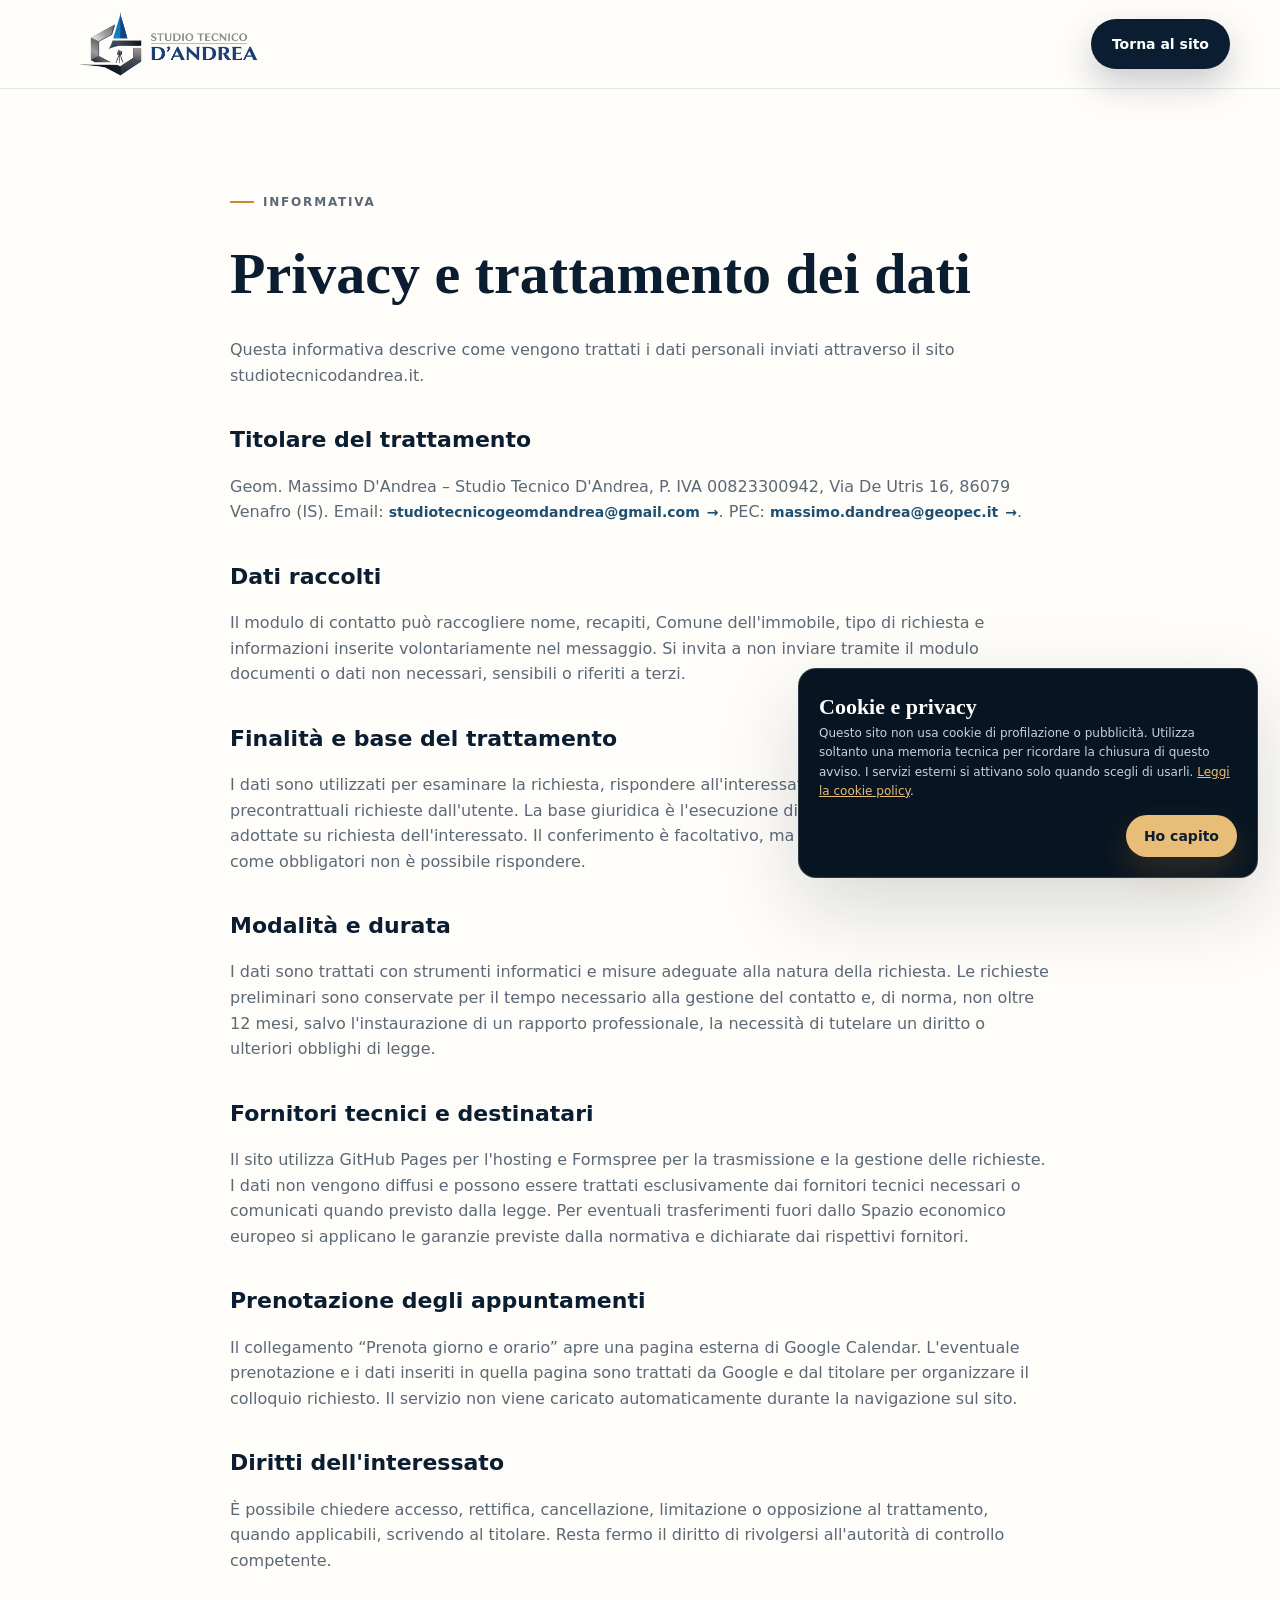
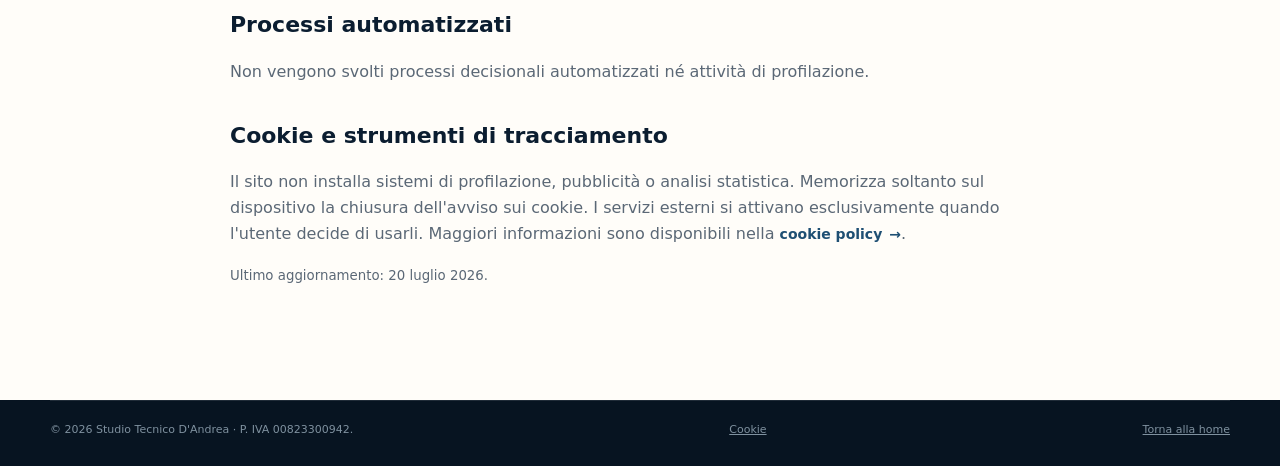
<file: privacy.html>
<!DOCTYPE html>
<html lang="it"><head>
  <meta charset="utf-8"><meta name="viewport" content="width=device-width, initial-scale=1"><meta name="robots" content="noindex,follow">
  <title>Informativa privacy | Studio Tecnico D'Andrea</title><meta name="description" content="Informativa sul trattamento dei dati inviati tramite il sito dello Studio Tecnico D'Andrea.">
  <link rel="canonical" href="https://studiotecnicodandrea.it/privacy.html"><link rel="icon" href="/favicon.ico" sizes="any"><link rel="icon" href="/favicon-96.png" type="image/png" sizes="96x96"><link rel="stylesheet" href="assets/style.css">
</head><body>
  <header class="site-header"><div class="container header-inner"><a class="brand" href="index.html"><span class="brand-mark" aria-hidden="true"><svg viewBox="0 0 32 32" fill="none" stroke="currentColor" stroke-width="1.7"><path d="M8 25V7h8c7 0 11 3 11 9s-4 9-11 9H8Z"/><path d="M14 10v12M5 26h23"/></svg></span><span class="brand-copy"><small>Studio tecnico</small><strong>D'Andrea</strong></span></a><div class="header-actions"><a class="btn btn--primary" href="index.html">Torna al sito</a></div></div></header>
  <main class="section"><article class="narrow legal"><p class="eyebrow">Informativa</p><h1>Privacy e trattamento dei dati</h1><p>Questa informativa descrive come vengono trattati i dati personali inviati attraverso il sito studiotecnicodandrea.it.</p>
    <h2>Titolare del trattamento</h2><p>Geom. Massimo D'Andrea – Studio Tecnico D'Andrea, P. IVA 00823300942, Via De Utris 16, 86079 Venafro (IS). Email: <a class="text-link" href="mailto:studiotecnicogeomdandrea@gmail.com">studiotecnicogeomdandrea@gmail.com</a>. PEC: <a class="text-link" href="mailto:massimo.dandrea@geopec.it">massimo.dandrea@geopec.it</a>.</p>
    <h2>Dati raccolti</h2><p>Il modulo di contatto può raccogliere nome, recapiti, Comune dell'immobile, tipo di richiesta e informazioni inserite volontariamente nel messaggio. Si invita a non inviare tramite il modulo documenti o dati non necessari, sensibili o riferiti a terzi.</p>
    <h2>Finalità e base del trattamento</h2><p>I dati sono utilizzati per esaminare la richiesta, rispondere all'interessato e svolgere le attività precontrattuali richieste dall'utente. La base giuridica è l'esecuzione di misure precontrattuali adottate su richiesta dell'interessato. Il conferimento è facoltativo, ma senza i dati contrassegnati come obbligatori non è possibile rispondere.</p>
    <h2>Modalità e durata</h2><p>I dati sono trattati con strumenti informatici e misure adeguate alla natura della richiesta. Le richieste preliminari sono conservate per il tempo necessario alla gestione del contatto e, di norma, non oltre 12 mesi, salvo l'instaurazione di un rapporto professionale, la necessità di tutelare un diritto o ulteriori obblighi di legge.</p>
    <h2>Fornitori tecnici e destinatari</h2><p>Il sito utilizza GitHub Pages per l'hosting e Formspree per la trasmissione e la gestione delle richieste. I dati non vengono diffusi e possono essere trattati esclusivamente dai fornitori tecnici necessari o comunicati quando previsto dalla legge. Per eventuali trasferimenti fuori dallo Spazio economico europeo si applicano le garanzie previste dalla normativa e dichiarate dai rispettivi fornitori.</p>
    <h2>Prenotazione degli appuntamenti</h2><p>Il collegamento “Prenota giorno e orario” apre una pagina esterna di Google Calendar. L'eventuale prenotazione e i dati inseriti in quella pagina sono trattati da Google e dal titolare per organizzare il colloquio richiesto. Il servizio non viene caricato automaticamente durante la navigazione sul sito.</p>
    <h2>Diritti dell'interessato</h2><p>È possibile chiedere accesso, rettifica, cancellazione, limitazione o opposizione al trattamento, quando applicabili, scrivendo al titolare. Resta fermo il diritto di rivolgersi all'autorità di controllo competente.</p>
    <h2>Processi automatizzati</h2><p>Non vengono svolti processi decisionali automatizzati né attività di profilazione.</p>
    <h2>Cookie e strumenti di tracciamento</h2><p>Il sito non installa sistemi di profilazione, pubblicità o analisi statistica. Memorizza soltanto sul dispositivo la chiusura dell'avviso sui cookie. I servizi esterni si attivano esclusivamente quando l'utente decide di usarli. Maggiori informazioni sono disponibili nella <a class="text-link" href="cookie-policy.html">cookie policy</a>.</p>
    <p><small>Ultimo aggiornamento: 20 luglio 2026.</small></p>
  </article></main>
  <footer class="site-footer"><div class="container footer-bottom"><span>© <span data-year>2026</span> Studio Tecnico D'Andrea · P. IVA 00823300942.</span><a href="cookie-policy.html">Cookie</a><a href="index.html">Torna alla home</a></div></footer><script src="assets/main.js" defer></script>
</body></html>
</file>
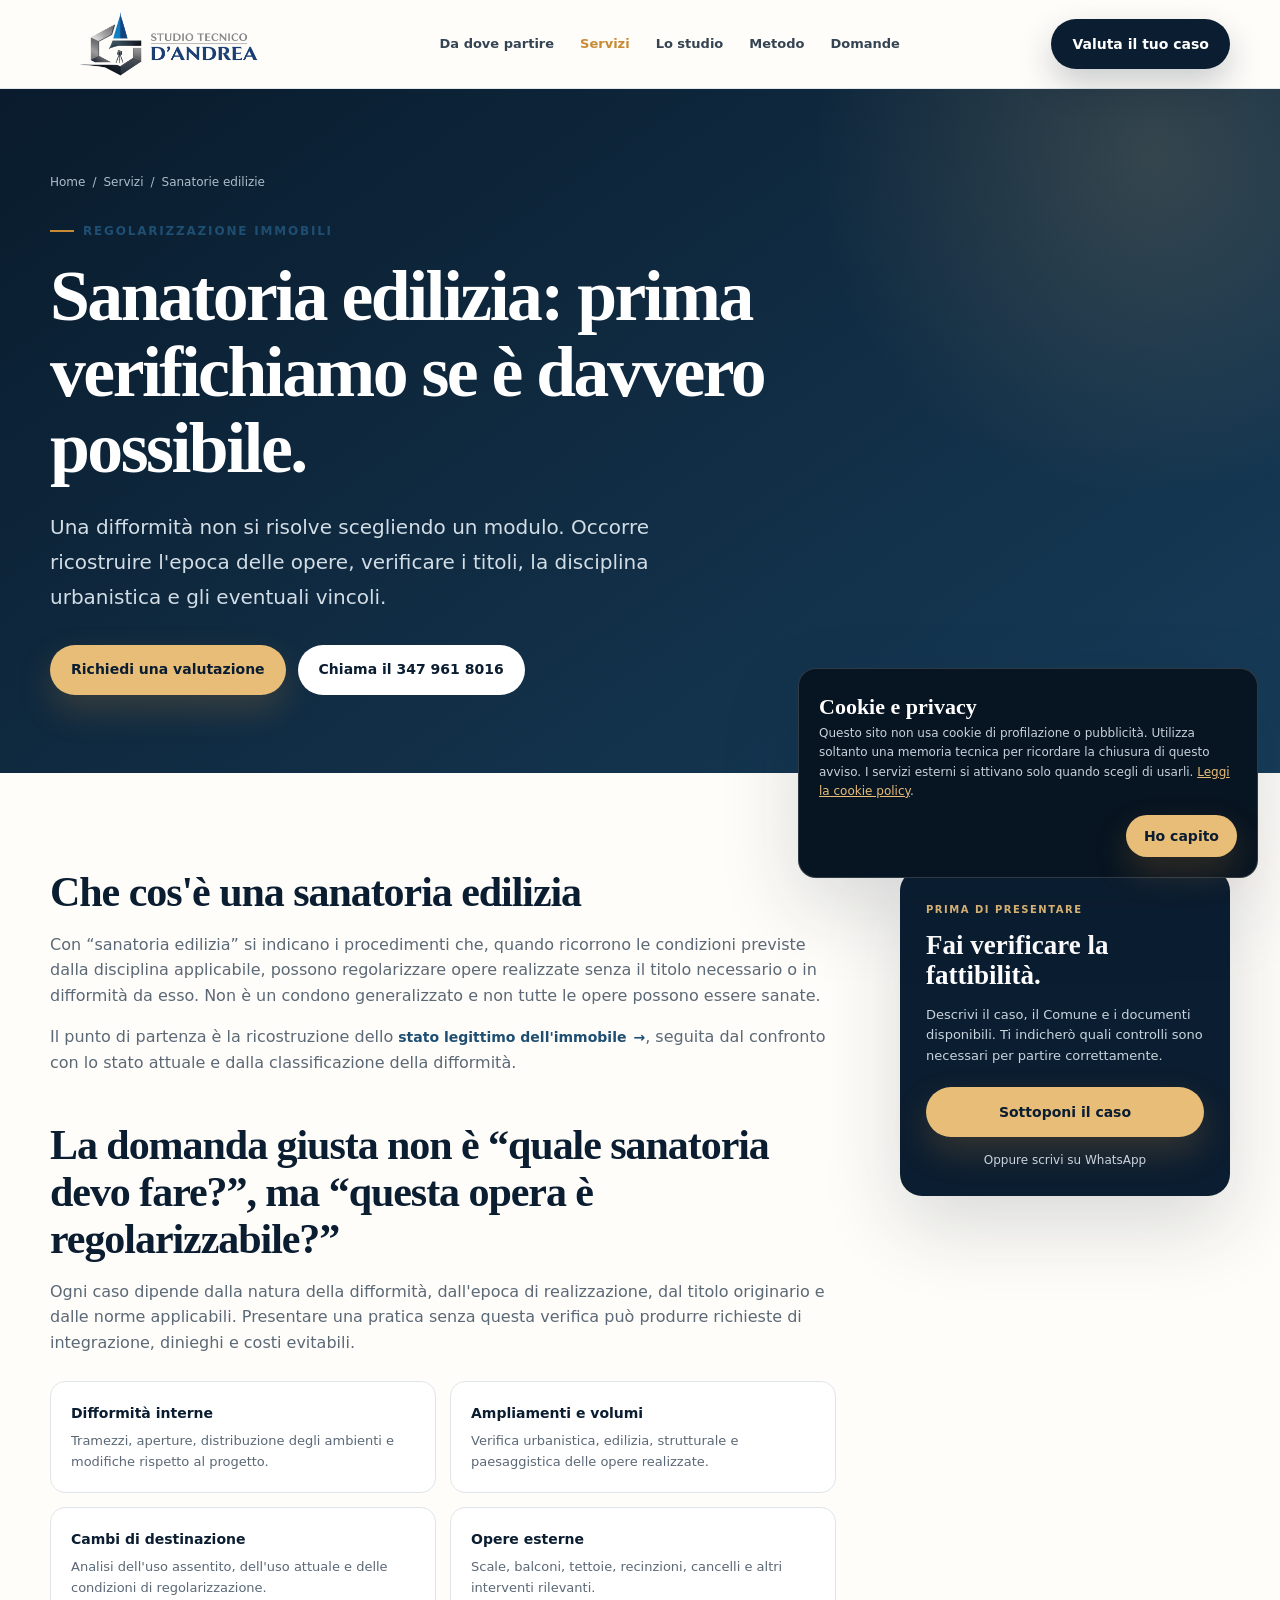
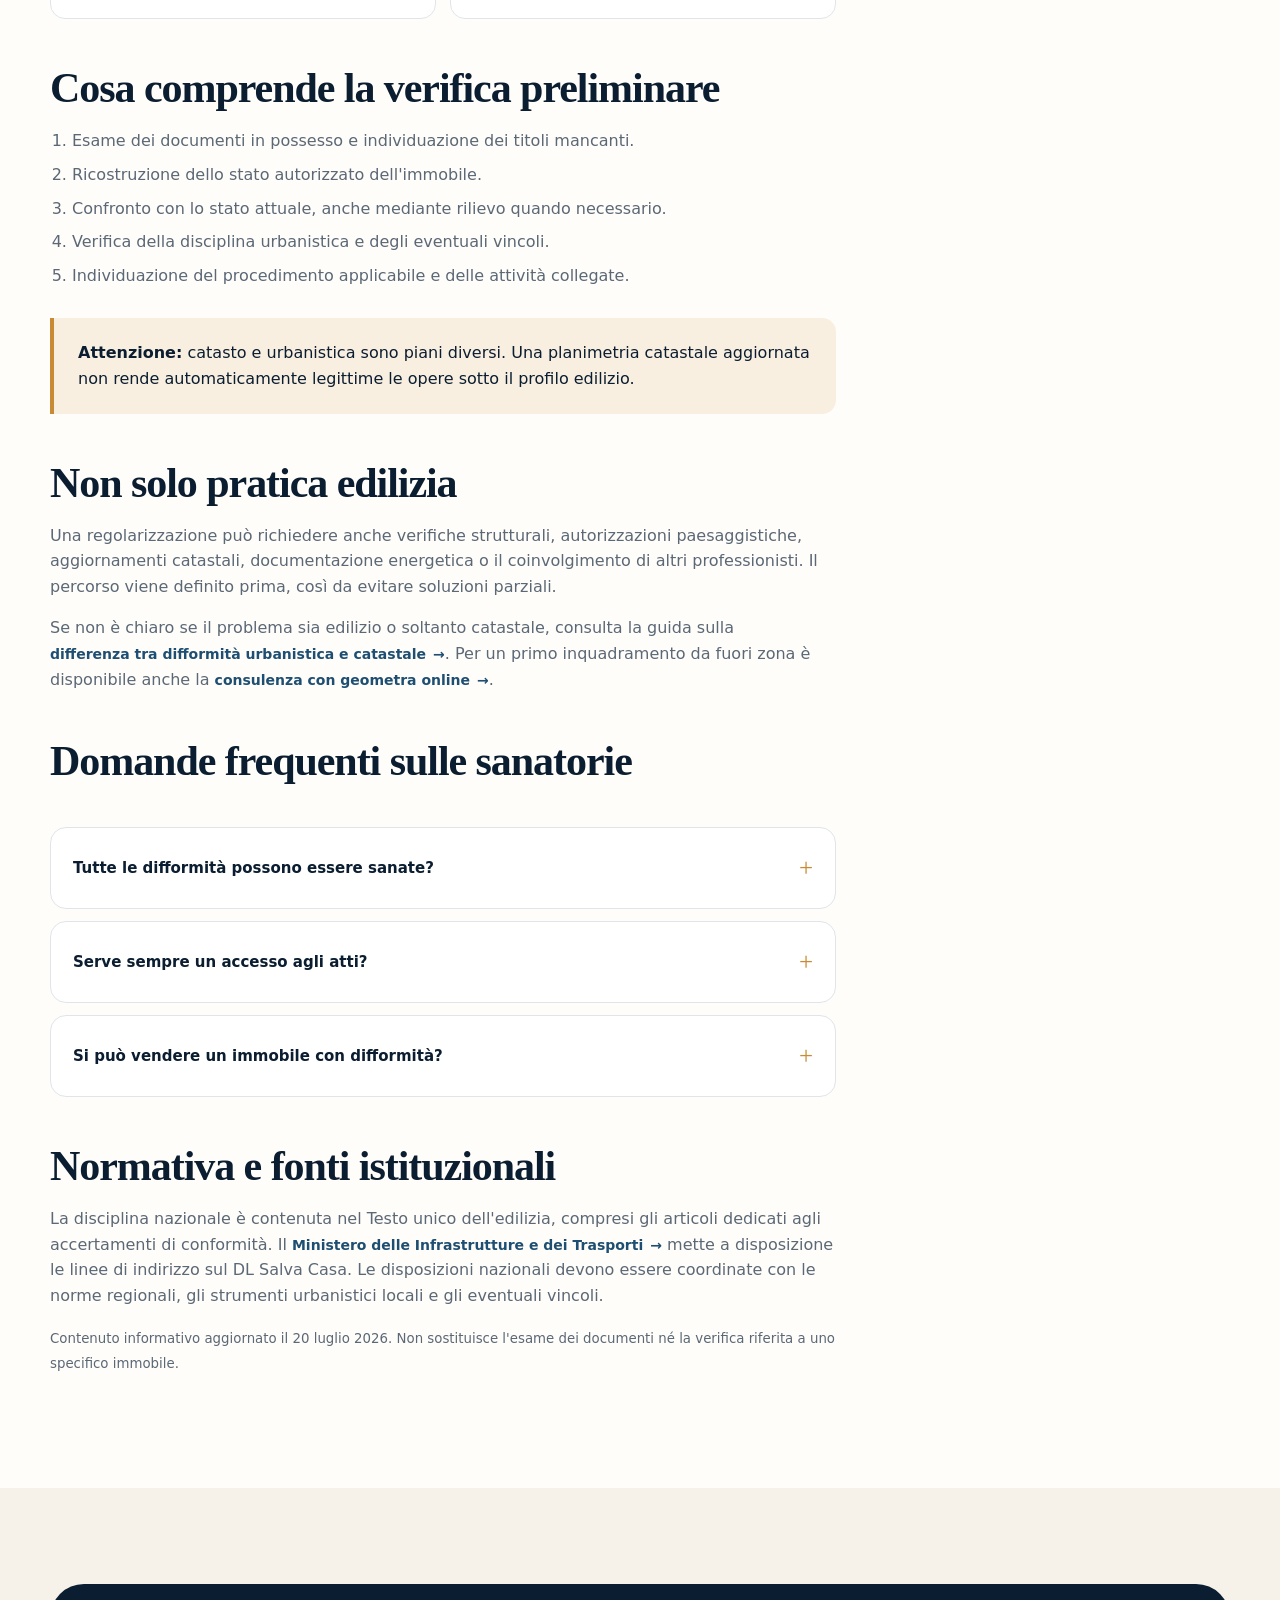
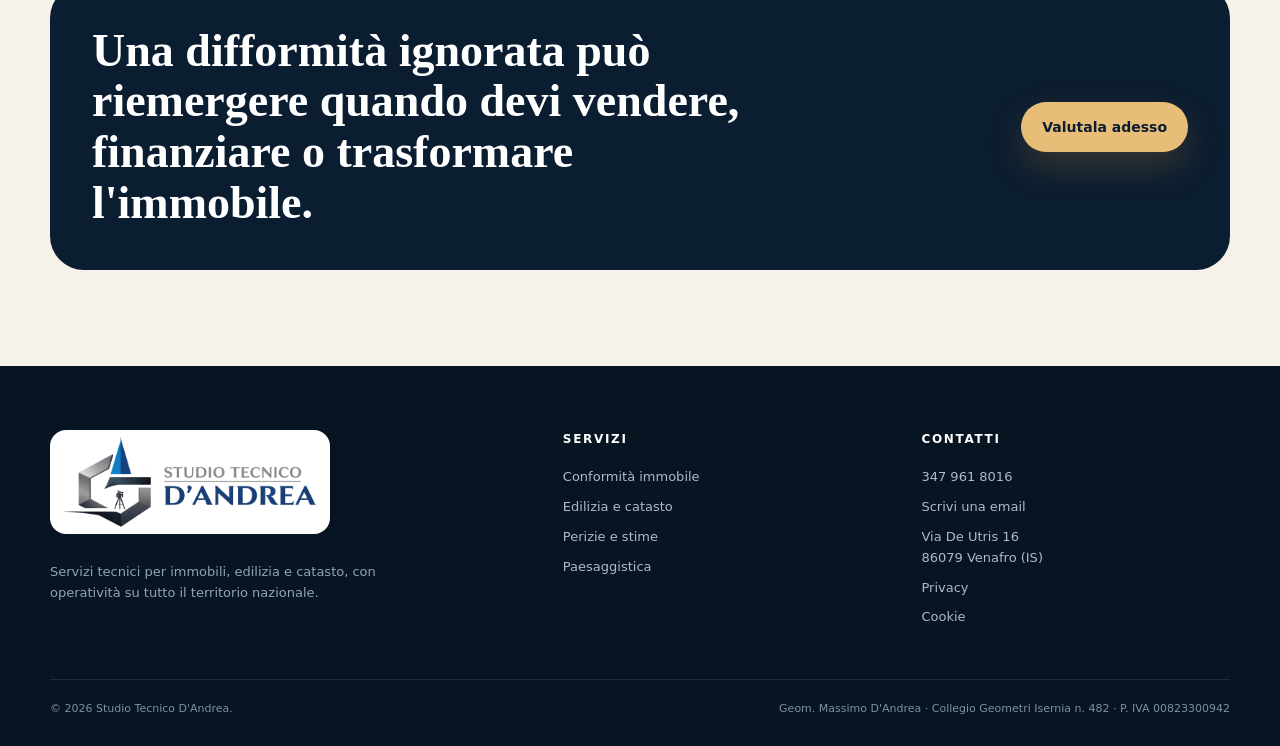
<file: sanatorie-edilizie.html>
<!DOCTYPE html>
<html lang="it">
<head>
  <meta charset="utf-8">
  <meta name="viewport" content="width=device-width, initial-scale=1">
  <title>Sanatoria edilizia: cos'è e quando è possibile | Studio D'Andrea</title>
  <meta name="description" content="Cos'è una sanatoria edilizia, quando una difformità può essere regolarizzata e quali verifiche servono prima di presentare la pratica.">
  <link rel="canonical" href="https://studiotecnicodandrea.it/sanatorie-edilizie.html">
  <meta property="og:type" content="article"><meta property="og:locale" content="it_IT"><meta property="og:title" content="Sanatoria edilizia: cos'è e quando è possibile"><meta property="og:description" content="Prima della pratica servono titoli, documenti, stato reale e verifica delle norme applicabili."><meta property="og:url" content="https://studiotecnicodandrea.it/sanatorie-edilizie.html"><meta property="og:image" content="https://studiotecnicodandrea.it/logo-studio-tecnico-dandrea.png">
  <link rel="icon" href="/favicon.ico" sizes="any">
  <link rel="icon" href="/favicon-96.png" type="image/png" sizes="96x96">
  <link rel="stylesheet" href="assets/style.css">
  <script type="application/ld+json">{"@context":"https://schema.org","@type":"Service","name":"Sanatorie edilizie e regolarizzazione immobili","provider":{"@type":"ProfessionalService","name":"Studio Tecnico D'Andrea","telephone":"+39 347 961 8016","url":"https://studiotecnicodandrea.it/"},"areaServed":"Italia","url":"https://studiotecnicodandrea.it/sanatorie-edilizie.html"}</script>
</head>
<body>
  <a class="skip-link" href="#contenuto">Vai al contenuto</a>
  <header class="site-header">
    <div class="container header-inner">
      <a class="brand" href="index.html" aria-label="Studio Tecnico D'Andrea - Home"><span class="brand-mark" aria-hidden="true"><svg viewBox="0 0 32 32" fill="none" stroke="currentColor" stroke-width="1.7"><path d="M8 25V7h8c7 0 11 3 11 9s-4 9-11 9H8Z"/><path d="M14 10v12M5 26h23"/></svg></span><span class="brand-copy"><small>Studio tecnico</small><strong>D'Andrea</strong></span></a>
      <nav class="desktop-nav" aria-label="Navigazione principale"><a href="index.html#problema">Da dove partire</a><a href="index.html#servizi" aria-current="page">Servizi</a><a href="index.html#studio">Lo studio</a><a href="index.html#metodo">Metodo</a><a href="index.html#faq">Domande</a></nav>
      <div class="header-actions"><a class="btn btn--primary" href="index.html#contatti">Valuta il tuo caso</a><button class="menu-toggle" type="button" aria-label="Apri il menu" aria-expanded="false" aria-controls="menu-mobile" data-menu-button><span></span></button></div>
    </div>
    <nav class="mobile-menu" id="menu-mobile" aria-label="Navigazione mobile" data-mobile-menu data-open="false"><a href="index.html">Home</a><a href="index.html#servizi">Servizi</a><a href="conformita-urbanistica-catastale.html">Conformità immobile</a><a href="pratiche-edilizie-catasto.html">Edilizia e catasto</a><a href="perizie-stime.html">Perizie e stime</a><a class="btn btn--primary" href="index.html#contatti">Valuta il tuo caso</a></nav>
  </header>

  <main id="contenuto">
    <section class="page-hero">
      <div class="container">
        <nav class="breadcrumbs" aria-label="Percorso"><a href="index.html">Home</a><span>/</span><a href="index.html#servizi">Servizi</a><span>/</span><span>Sanatorie edilizie</span></nav>
        <p class="eyebrow">Regolarizzazione immobili</p>
        <h1 class="page-title">Sanatoria edilizia: prima verifichiamo se è davvero possibile.</h1>
        <p class="lead">Una difformità non si risolve scegliendo un modulo. Occorre ricostruire l'epoca delle opere, verificare i titoli, la disciplina urbanistica e gli eventuali vincoli.</p>
        <div class="page-actions"><a class="btn btn--gold" href="index.html#contatti">Richiedi una valutazione</a><a class="btn btn--white" href="tel:+393479618016">Chiama il 347&nbsp;961&nbsp;8016</a></div>
      </div>
    </section>

    <section class="section">
      <div class="container content-layout">
        <article class="prose">
          <h2>Che cos'è una sanatoria edilizia</h2>
          <p>Con “sanatoria edilizia” si indicano i procedimenti che, quando ricorrono le condizioni previste dalla disciplina applicabile, possono regolarizzare opere realizzate senza il titolo necessario o in difformità da esso. Non è un condono generalizzato e non tutte le opere possono essere sanate.</p>
          <p>Il punto di partenza è la ricostruzione dello <a class="text-link" href="stato-legittimo-immobile.html">stato legittimo dell'immobile</a>, seguita dal confronto con lo stato attuale e dalla classificazione della difformità.</p>

          <h2>La domanda giusta non è “quale sanatoria devo fare?”, ma “questa opera è regolarizzabile?”</h2>
          <p>Ogni caso dipende dalla natura della difformità, dall'epoca di realizzazione, dal titolo originario e dalle norme applicabili. Presentare una pratica senza questa verifica può produrre richieste di integrazione, dinieghi e costi evitabili.</p>

          <div class="feature-list">
            <div class="feature-box"><strong>Difformità interne</strong><span>Tramezzi, aperture, distribuzione degli ambienti e modifiche rispetto al progetto.</span></div>
            <div class="feature-box"><strong>Ampliamenti e volumi</strong><span>Verifica urbanistica, edilizia, strutturale e paesaggistica delle opere realizzate.</span></div>
            <div class="feature-box"><strong>Cambi di destinazione</strong><span>Analisi dell'uso assentito, dell'uso attuale e delle condizioni di regolarizzazione.</span></div>
            <div class="feature-box"><strong>Opere esterne</strong><span>Scale, balconi, tettoie, recinzioni, cancelli e altri interventi rilevanti.</span></div>
          </div>

          <h2>Cosa comprende la verifica preliminare</h2>
          <ol>
            <li>Esame dei documenti in possesso e individuazione dei titoli mancanti.</li>
            <li>Ricostruzione dello stato autorizzato dell'immobile.</li>
            <li>Confronto con lo stato attuale, anche mediante rilievo quando necessario.</li>
            <li>Verifica della disciplina urbanistica e degli eventuali vincoli.</li>
            <li>Individuazione del procedimento applicabile e delle attività collegate.</li>
          </ol>

          <div class="notice"><p><strong>Attenzione:</strong> catasto e urbanistica sono piani diversi. Una planimetria catastale aggiornata non rende automaticamente legittime le opere sotto il profilo edilizio.</p></div>

          <h2>Non solo pratica edilizia</h2>
          <p>Una regolarizzazione può richiedere anche verifiche strutturali, autorizzazioni paesaggistiche, aggiornamenti catastali, documentazione energetica o il coinvolgimento di altri professionisti. Il percorso viene definito prima, così da evitare soluzioni parziali.</p>
          <p>Se non è chiaro se il problema sia edilizio o soltanto catastale, consulta la guida sulla <a class="text-link" href="difformita-urbanistica-catastale.html">differenza tra difformità urbanistica e catastale</a>. Per un primo inquadramento da fuori zona è disponibile anche la <a class="text-link" href="consulenza-tecnica-online.html">consulenza con geometra online</a>.</p>

          <h2>Domande frequenti sulle sanatorie</h2>
          <div class="faq-list">
            <details class="faq-item"><summary>Tutte le difformità possono essere sanate?</summary><p>No. La sanabilità dipende dalle norme applicabili, dal tipo di opera, dall'epoca di realizzazione e dagli eventuali vincoli presenti.</p></details>
            <details class="faq-item"><summary>Serve sempre un accesso agli atti?</summary><p>Nella maggior parte dei casi è necessario ricostruire i titoli edilizi depositati presso il Comune. La documentazione già disponibile viene valutata prima di richiedere nuovi atti.</p></details>
            <details class="faq-item"><summary>Si può vendere un immobile con difformità?</summary><p>La risposta dipende dalla natura della difformità e dalla documentazione necessaria per l'atto. È opportuno verificare e affrontare la criticità prima di arrivare al rogito.</p></details>
          </div>

          <h2>Normativa e fonti istituzionali</h2>
          <p>La disciplina nazionale è contenuta nel Testo unico dell'edilizia, compresi gli articoli dedicati agli accertamenti di conformità. Il <a class="text-link" href="https://www.mit.gov.it/linee-guida-dl-salva-casa" target="_blank" rel="noopener">Ministero delle Infrastrutture e dei Trasporti</a> mette a disposizione le linee di indirizzo sul DL Salva Casa. Le disposizioni nazionali devono essere coordinate con le norme regionali, gli strumenti urbanistici locali e gli eventuali vincoli.</p>
          <p><small>Contenuto informativo aggiornato il 20 luglio 2026. Non sostituisce l'esame dei documenti né la verifica riferita a uno specifico immobile.</small></p>
        </article>

        <aside class="sidebar-card">
          <small>Prima di presentare</small>
          <h2>Fai verificare la fattibilità.</h2>
          <p>Descrivi il caso, il Comune e i documenti disponibili. Ti indicherò quali controlli sono necessari per partire correttamente.</p>
          <a class="btn btn--gold" href="index.html#contatti">Sottoponi il caso</a>
          <a class="mini-contact" href="https://wa.me/393479618016?text=Buongiorno%2C%20vorrei%20una%20valutazione%20per%20una%20possibile%20sanatoria%20edilizia." target="_blank" rel="noopener">Oppure scrivi su WhatsApp</a>
        </aside>
      </div>
    </section>

    <section class="section section--soft"><div class="container cta-band"><h2>Una difformità ignorata può riemergere quando devi vendere, finanziare o trasformare l'immobile.</h2><a class="btn btn--gold" href="index.html#contatti">Valutala adesso</a></div></section>
  </main>

  <footer class="site-footer"><div class="container footer-main"><div class="footer-brand"><a class="brand" href="index.html"><span class="brand-mark" aria-hidden="true"><svg viewBox="0 0 32 32" fill="none" stroke="currentColor" stroke-width="1.7"><path d="M8 25V7h8c7 0 11 3 11 9s-4 9-11 9H8Z"/><path d="M14 10v12M5 26h23"/></svg></span><span class="brand-copy"><small>Studio tecnico</small><strong>D'Andrea</strong></span></a><p>Servizi tecnici per immobili, edilizia e catasto, con operatività su tutto il territorio nazionale.</p></div><div class="footer-col"><h3>Servizi</h3><a href="conformita-urbanistica-catastale.html">Conformità immobile</a><a href="pratiche-edilizie-catasto.html">Edilizia e catasto</a><a href="perizie-stime.html">Perizie e stime</a><a href="paesaggistica.html">Paesaggistica</a></div><div class="footer-col"><h3>Contatti</h3><a href="tel:+393479618016">347&nbsp;961&nbsp;8016</a><a href="mailto:studiotecnicogeomdandrea@gmail.com">Scrivi una email</a><span>Via De Utris 16<br>86079 Venafro (IS)</span><a href="privacy.html">Privacy</a><a href="cookie-policy.html">Cookie</a></div></div><div class="container footer-bottom"><span>© <span data-year>2026</span> Studio Tecnico D'Andrea.</span><span>Geom. Massimo D'Andrea · Collegio Geometri Isernia n. 482 · P. IVA 00823300942</span></div></footer>
  <script src="assets/main.js" defer></script>
</body>
</html>
</file>
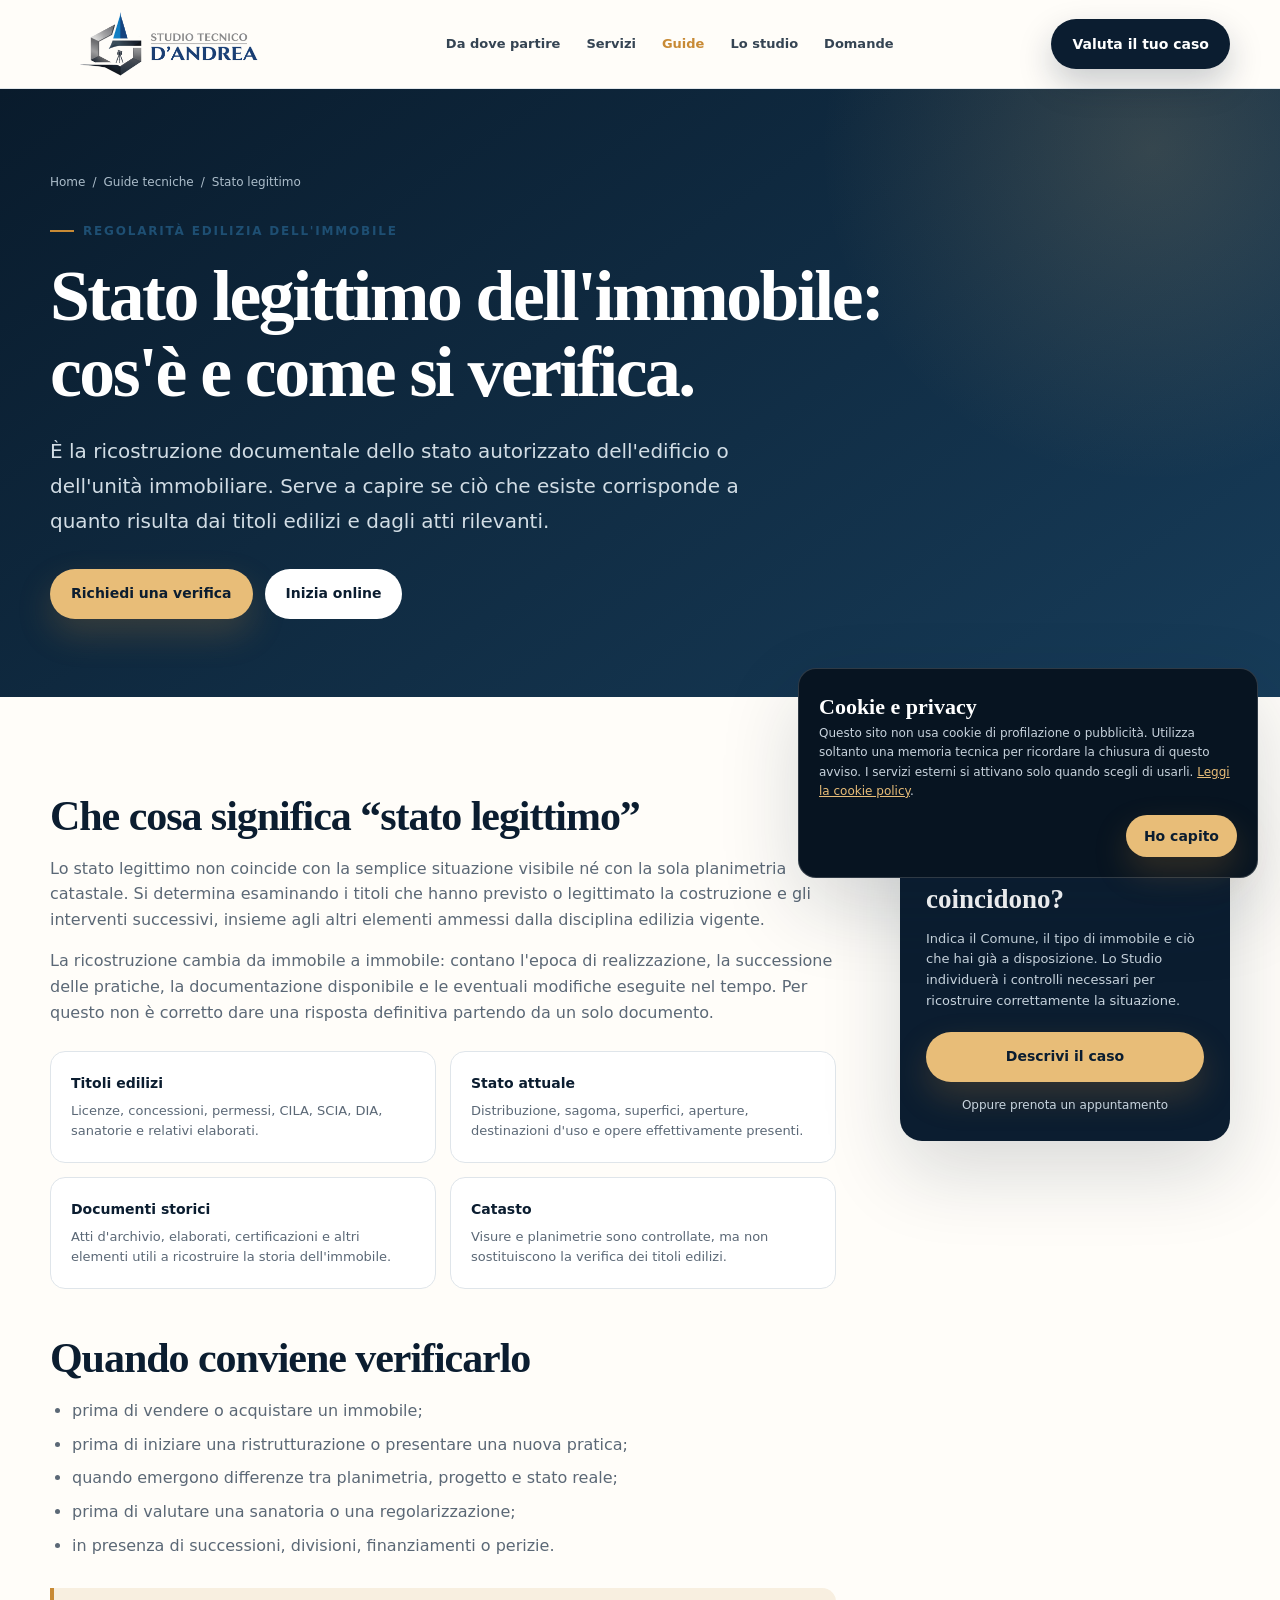
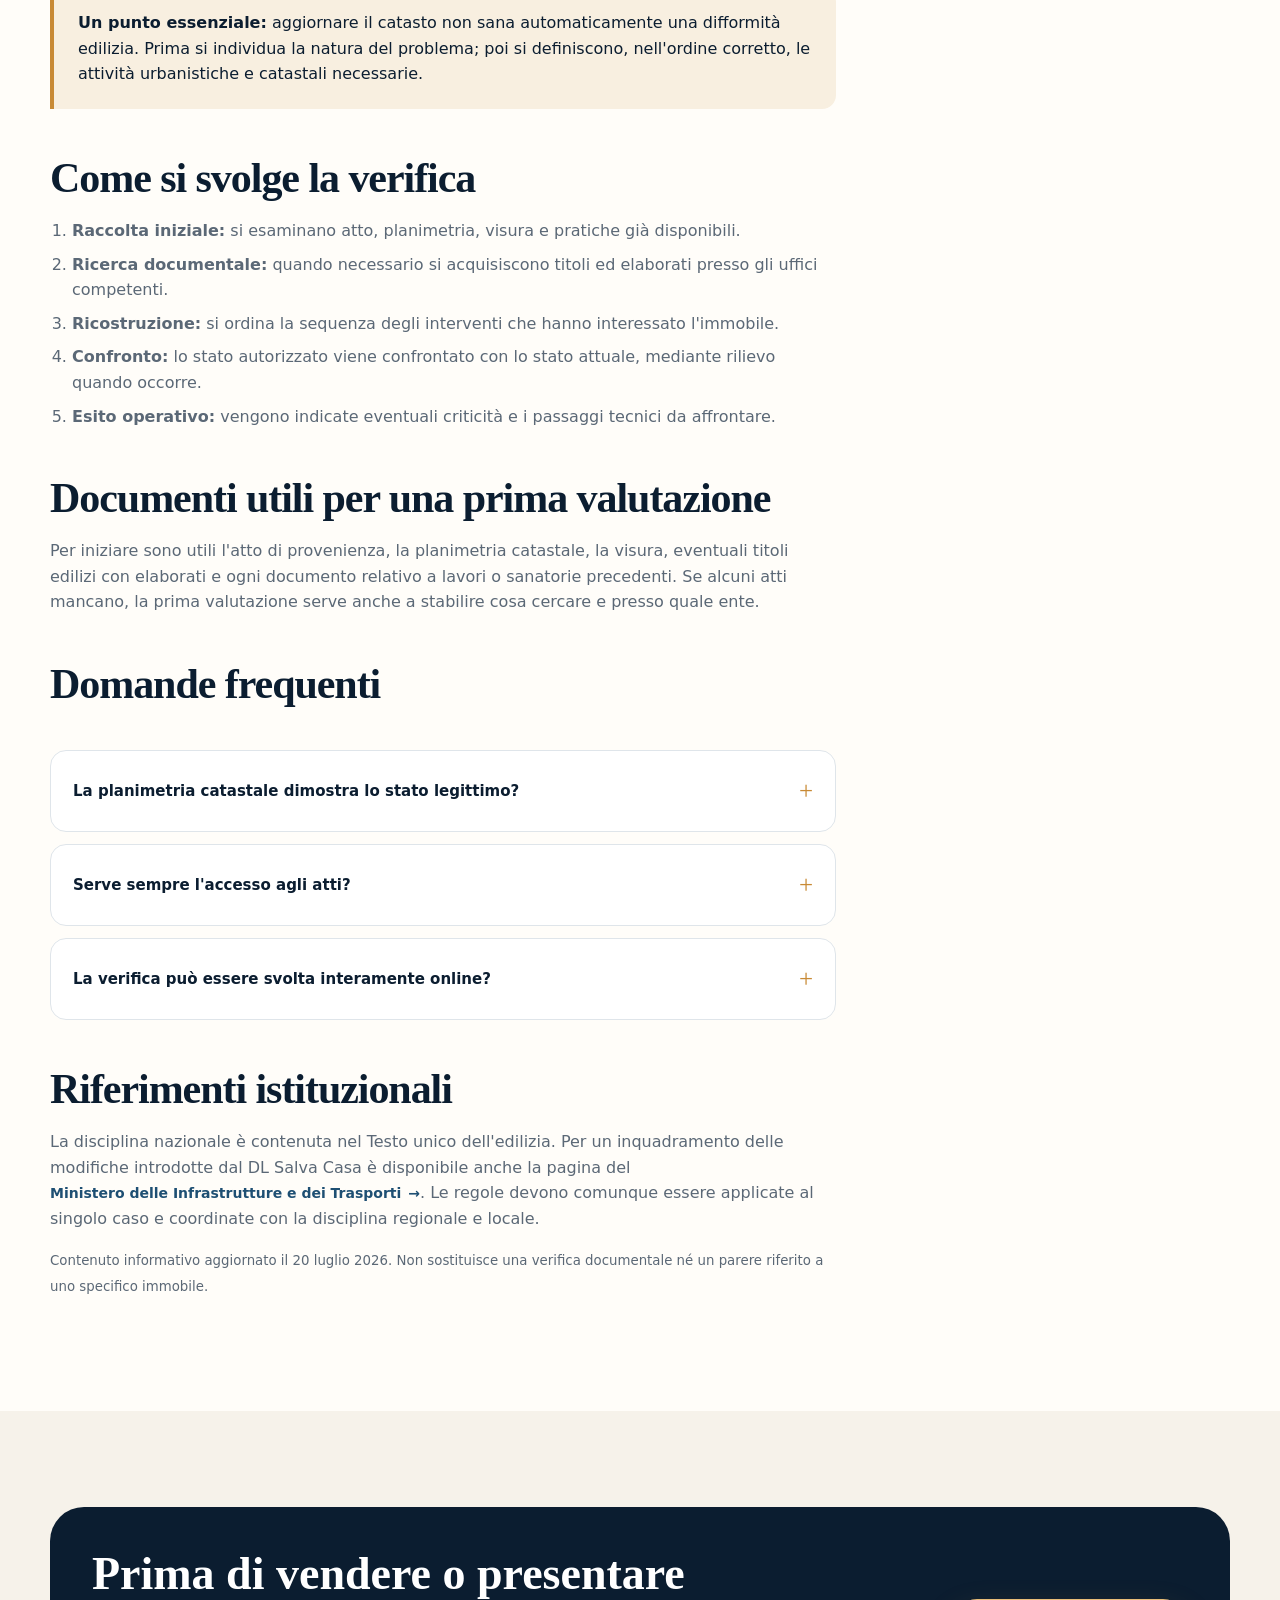
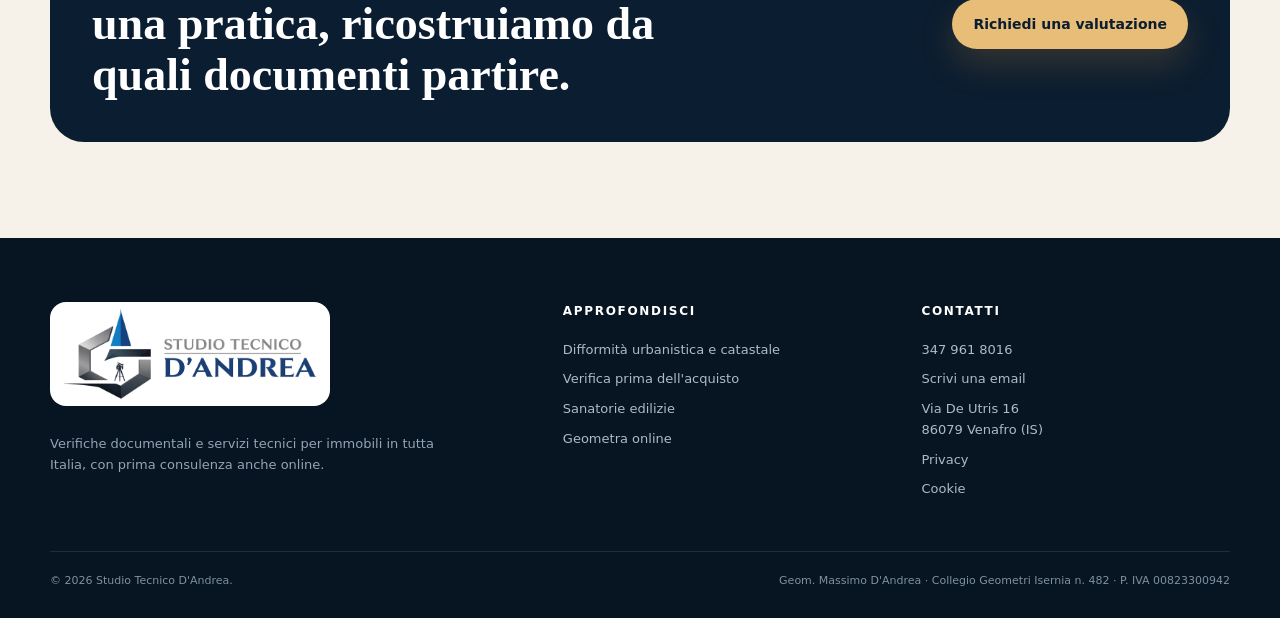
<file: stato-legittimo-immobile.html>
<!DOCTYPE html>
<html lang="it">
<head>
  <meta charset="utf-8">
  <meta name="viewport" content="width=device-width, initial-scale=1">
  <title>Stato legittimo dell'immobile: guida | Studio D'Andrea</title>
  <meta name="description" content="Cos'è lo stato legittimo di un immobile, quali documenti servono e come verificarlo prima di vendere, acquistare, ristrutturare o sanare.">
  <link rel="canonical" href="https://studiotecnicodandrea.it/stato-legittimo-immobile.html">
  <meta property="og:type" content="article">
  <meta property="og:locale" content="it_IT">
  <meta property="og:title" content="Stato legittimo dell'immobile: cos'è e come verificarlo">
  <meta property="og:description" content="Documenti, controlli e percorso tecnico per ricostruire lo stato autorizzato di un immobile.">
  <meta property="og:url" content="https://studiotecnicodandrea.it/stato-legittimo-immobile.html">
  <meta property="og:image" content="https://studiotecnicodandrea.it/logo-studio-tecnico-dandrea.png">
  <link rel="icon" href="/favicon.ico" sizes="any">
  <link rel="icon" href="/favicon-96.png" type="image/png" sizes="96x96">
  <link rel="stylesheet" href="assets/style.css">
  <script type="application/ld+json">
  {
    "@context": "https://schema.org",
    "@graph": [
      {
        "@type": "WebPage",
        "name": "Stato legittimo dell'immobile: cos'è e come verificarlo",
        "url": "https://studiotecnicodandrea.it/stato-legittimo-immobile.html",
        "dateModified": "2026-07-20",
        "author": {"@type": "Person", "name": "Geom. Massimo D'Andrea"},
        "publisher": {"@type": "ProfessionalService", "name": "Studio Tecnico D'Andrea", "url": "https://studiotecnicodandrea.it/"}
      },
      {
        "@type": "Service",
        "name": "Verifica dello stato legittimo dell'immobile",
        "provider": {"@type": "ProfessionalService", "name": "Studio Tecnico D'Andrea", "telephone": "+39 347 961 8016"},
        "areaServed": "Italia"
      },
      {
        "@type": "FAQPage",
        "mainEntity": [
          {"@type": "Question", "name": "La planimetria catastale dimostra lo stato legittimo?", "acceptedAnswer": {"@type": "Answer", "text": "No. La planimetria catastale descrive dati catastali e rappresentazione dell'unità, ma lo stato legittimo richiede la ricostruzione dei titoli e degli atti edilizi rilevanti."}},
          {"@type": "Question", "name": "Serve sempre l'accesso agli atti?", "acceptedAnswer": {"@type": "Answer", "text": "Spesso è necessario acquisire la documentazione conservata dal Comune, soprattutto quando il proprietario non possiede tutti i titoli e gli elaborati."}},
          {"@type": "Question", "name": "La verifica può essere svolta interamente online?", "acceptedAnswer": {"@type": "Answer", "text": "La documentazione può essere esaminata preliminarmente a distanza. Quando servono accesso agli atti, rilievo o asseverazioni occorrono le attività e i professionisti necessari nel luogo dell'immobile."}}
        ]
      }
    ]
  }
  </script>
</head>
<body>
  <a class="skip-link" href="#contenuto">Vai al contenuto</a>
  <header class="site-header">
    <div class="container header-inner">
      <a class="brand" href="index.html" aria-label="Studio Tecnico D'Andrea - Home"><span class="brand-mark" aria-hidden="true"><svg viewBox="0 0 32 32" fill="none" stroke="currentColor" stroke-width="1.7"><path d="M8 25V7h8c7 0 11 3 11 9s-4 9-11 9H8Z"/><path d="M14 10v12M5 26h23"/></svg></span><span class="brand-copy"><small>Studio tecnico</small><strong>D'Andrea</strong></span></a>
      <nav class="desktop-nav" aria-label="Navigazione principale"><a href="index.html#problema">Da dove partire</a><a href="index.html#servizi">Servizi</a><a href="index.html#guide" aria-current="page">Guide</a><a href="index.html#studio">Lo studio</a><a href="index.html#faq">Domande</a></nav>
      <div class="header-actions"><a class="btn btn--primary" href="index.html#contatti">Valuta il tuo caso</a><button class="menu-toggle" type="button" aria-label="Apri il menu" aria-expanded="false" aria-controls="menu-mobile" data-menu-button><span></span></button></div>
    </div>
    <nav class="mobile-menu" id="menu-mobile" aria-label="Navigazione mobile" data-mobile-menu data-open="false"><a href="index.html">Home</a><a href="sanatorie-edilizie.html">Sanatorie</a><a href="conformita-urbanistica-catastale.html">Conformità</a><a href="consulenza-tecnica-online.html">Geometra online</a><a class="btn btn--primary" href="index.html#contatti">Valuta il tuo caso</a></nav>
  </header>

  <main id="contenuto">
    <section class="page-hero">
      <div class="container">
        <nav class="breadcrumbs" aria-label="Percorso"><a href="index.html">Home</a><span>/</span><a href="index.html#guide">Guide tecniche</a><span>/</span><span>Stato legittimo</span></nav>
        <p class="eyebrow">Regolarità edilizia dell'immobile</p>
        <h1 class="page-title">Stato legittimo dell'immobile: cos'è e come si verifica.</h1>
        <p class="lead">È la ricostruzione documentale dello stato autorizzato dell'edificio o dell'unità immobiliare. Serve a capire se ciò che esiste corrisponde a quanto risulta dai titoli edilizi e dagli atti rilevanti.</p>
        <div class="page-actions"><a class="btn btn--gold" href="index.html#contatti">Richiedi una verifica</a><a class="btn btn--white" href="consulenza-tecnica-online.html">Inizia online</a></div>
      </div>
    </section>

    <section class="section">
      <div class="container content-layout">
        <article class="prose">
          <h2>Che cosa significa “stato legittimo”</h2>
          <p>Lo stato legittimo non coincide con la semplice situazione visibile né con la sola planimetria catastale. Si determina esaminando i titoli che hanno previsto o legittimato la costruzione e gli interventi successivi, insieme agli altri elementi ammessi dalla disciplina edilizia vigente.</p>
          <p>La ricostruzione cambia da immobile a immobile: contano l'epoca di realizzazione, la successione delle pratiche, la documentazione disponibile e le eventuali modifiche eseguite nel tempo. Per questo non è corretto dare una risposta definitiva partendo da un solo documento.</p>

          <div class="feature-list">
            <div class="feature-box"><strong>Titoli edilizi</strong><span>Licenze, concessioni, permessi, CILA, SCIA, DIA, sanatorie e relativi elaborati.</span></div>
            <div class="feature-box"><strong>Stato attuale</strong><span>Distribuzione, sagoma, superfici, aperture, destinazioni d'uso e opere effettivamente presenti.</span></div>
            <div class="feature-box"><strong>Documenti storici</strong><span>Atti d'archivio, elaborati, certificazioni e altri elementi utili a ricostruire la storia dell'immobile.</span></div>
            <div class="feature-box"><strong>Catasto</strong><span>Visure e planimetrie sono controllate, ma non sostituiscono la verifica dei titoli edilizi.</span></div>
          </div>

          <h2>Quando conviene verificarlo</h2>
          <ul>
            <li>prima di vendere o acquistare un immobile;</li>
            <li>prima di iniziare una ristrutturazione o presentare una nuova pratica;</li>
            <li>quando emergono differenze tra planimetria, progetto e stato reale;</li>
            <li>prima di valutare una sanatoria o una regolarizzazione;</li>
            <li>in presenza di successioni, divisioni, finanziamenti o perizie.</li>
          </ul>

          <div class="notice"><p><strong>Un punto essenziale:</strong> aggiornare il catasto non sana automaticamente una difformità edilizia. Prima si individua la natura del problema; poi si definiscono, nell'ordine corretto, le attività urbanistiche e catastali necessarie.</p></div>

          <h2>Come si svolge la verifica</h2>
          <ol>
            <li><strong>Raccolta iniziale:</strong> si esaminano atto, planimetria, visura e pratiche già disponibili.</li>
            <li><strong>Ricerca documentale:</strong> quando necessario si acquisiscono titoli ed elaborati presso gli uffici competenti.</li>
            <li><strong>Ricostruzione:</strong> si ordina la sequenza degli interventi che hanno interessato l'immobile.</li>
            <li><strong>Confronto:</strong> lo stato autorizzato viene confrontato con lo stato attuale, mediante rilievo quando occorre.</li>
            <li><strong>Esito operativo:</strong> vengono indicate eventuali criticità e i passaggi tecnici da affrontare.</li>
          </ol>

          <h2>Documenti utili per una prima valutazione</h2>
          <p>Per iniziare sono utili l'atto di provenienza, la planimetria catastale, la visura, eventuali titoli edilizi con elaborati e ogni documento relativo a lavori o sanatorie precedenti. Se alcuni atti mancano, la prima valutazione serve anche a stabilire cosa cercare e presso quale ente.</p>

          <h2>Domande frequenti</h2>
          <div class="faq-list">
            <details class="faq-item"><summary>La planimetria catastale dimostra lo stato legittimo?</summary><p>No. È un documento importante per la verifica catastale, ma non sostituisce i titoli e gli atti che ricostruiscono la regolarità edilizia.</p></details>
            <details class="faq-item"><summary>Serve sempre l'accesso agli atti?</summary><p>Spesso sì, soprattutto quando la documentazione del proprietario è incompleta. La necessità e l'estensione della ricerca si valutano caso per caso.</p></details>
            <details class="faq-item"><summary>La verifica può essere svolta interamente online?</summary><p>Una prima analisi documentale può essere svolta a distanza. Accessi agli atti, rilievi e asseverazioni richiedono invece le attività professionali necessarie nel luogo dell'immobile.</p></details>
          </div>

          <h2>Riferimenti istituzionali</h2>
          <p>La disciplina nazionale è contenuta nel Testo unico dell'edilizia. Per un inquadramento delle modifiche introdotte dal DL Salva Casa è disponibile anche la pagina del <a class="text-link" href="https://www.mit.gov.it/linee-guida-dl-salva-casa" target="_blank" rel="noopener">Ministero delle Infrastrutture e dei Trasporti</a>. Le regole devono comunque essere applicate al singolo caso e coordinate con la disciplina regionale e locale.</p>
          <p><small>Contenuto informativo aggiornato il 20 luglio 2026. Non sostituisce una verifica documentale né un parere riferito a uno specifico immobile.</small></p>
        </article>

        <aside class="sidebar-card">
          <small>Verifica preliminare</small>
          <h2>Hai documenti che non coincidono?</h2>
          <p>Indica il Comune, il tipo di immobile e ciò che hai già a disposizione. Lo Studio individuerà i controlli necessari per ricostruire correttamente la situazione.</p>
          <a class="btn btn--gold" href="index.html#contatti">Descrivi il caso</a>
          <a class="mini-contact" href="https://calendar.app.google/cjRotPmwKRnRmsyn8" target="_blank" rel="noopener">Oppure prenota un appuntamento</a>
        </aside>
      </div>
    </section>

    <section class="section section--soft"><div class="container cta-band"><h2>Prima di vendere o presentare una pratica, ricostruiamo da quali documenti partire.</h2><a class="btn btn--gold" href="index.html#contatti">Richiedi una valutazione</a></div></section>
  </main>

  <footer class="site-footer"><div class="container footer-main"><div class="footer-brand"><a class="brand" href="index.html"><span class="brand-mark" aria-hidden="true"><svg viewBox="0 0 32 32" fill="none" stroke="currentColor" stroke-width="1.7"><path d="M8 25V7h8c7 0 11 3 11 9s-4 9-11 9H8Z"/><path d="M14 10v12M5 26h23"/></svg></span><span class="brand-copy"><small>Studio tecnico</small><strong>D'Andrea</strong></span></a><p>Verifiche documentali e servizi tecnici per immobili in tutta Italia, con prima consulenza anche online.</p></div><div class="footer-col"><h3>Approfondisci</h3><a href="difformita-urbanistica-catastale.html">Difformità urbanistica e catastale</a><a href="verifica-immobile-prima-acquisto.html">Verifica prima dell'acquisto</a><a href="sanatorie-edilizie.html">Sanatorie edilizie</a><a href="consulenza-tecnica-online.html">Geometra online</a></div><div class="footer-col"><h3>Contatti</h3><a href="tel:+393479618016">347&nbsp;961&nbsp;8016</a><a href="mailto:studiotecnicogeomdandrea@gmail.com">Scrivi una email</a><span>Via De Utris 16<br>86079 Venafro (IS)</span><a href="privacy.html">Privacy</a><a href="cookie-policy.html">Cookie</a></div></div><div class="container footer-bottom"><span>© <span data-year>2026</span> Studio Tecnico D'Andrea.</span><span>Geom. Massimo D'Andrea · Collegio Geometri Isernia n. 482 · P. IVA 00823300942</span></div></footer>
  <script src="assets/main.js" defer></script>
</body>
</html>
</file>
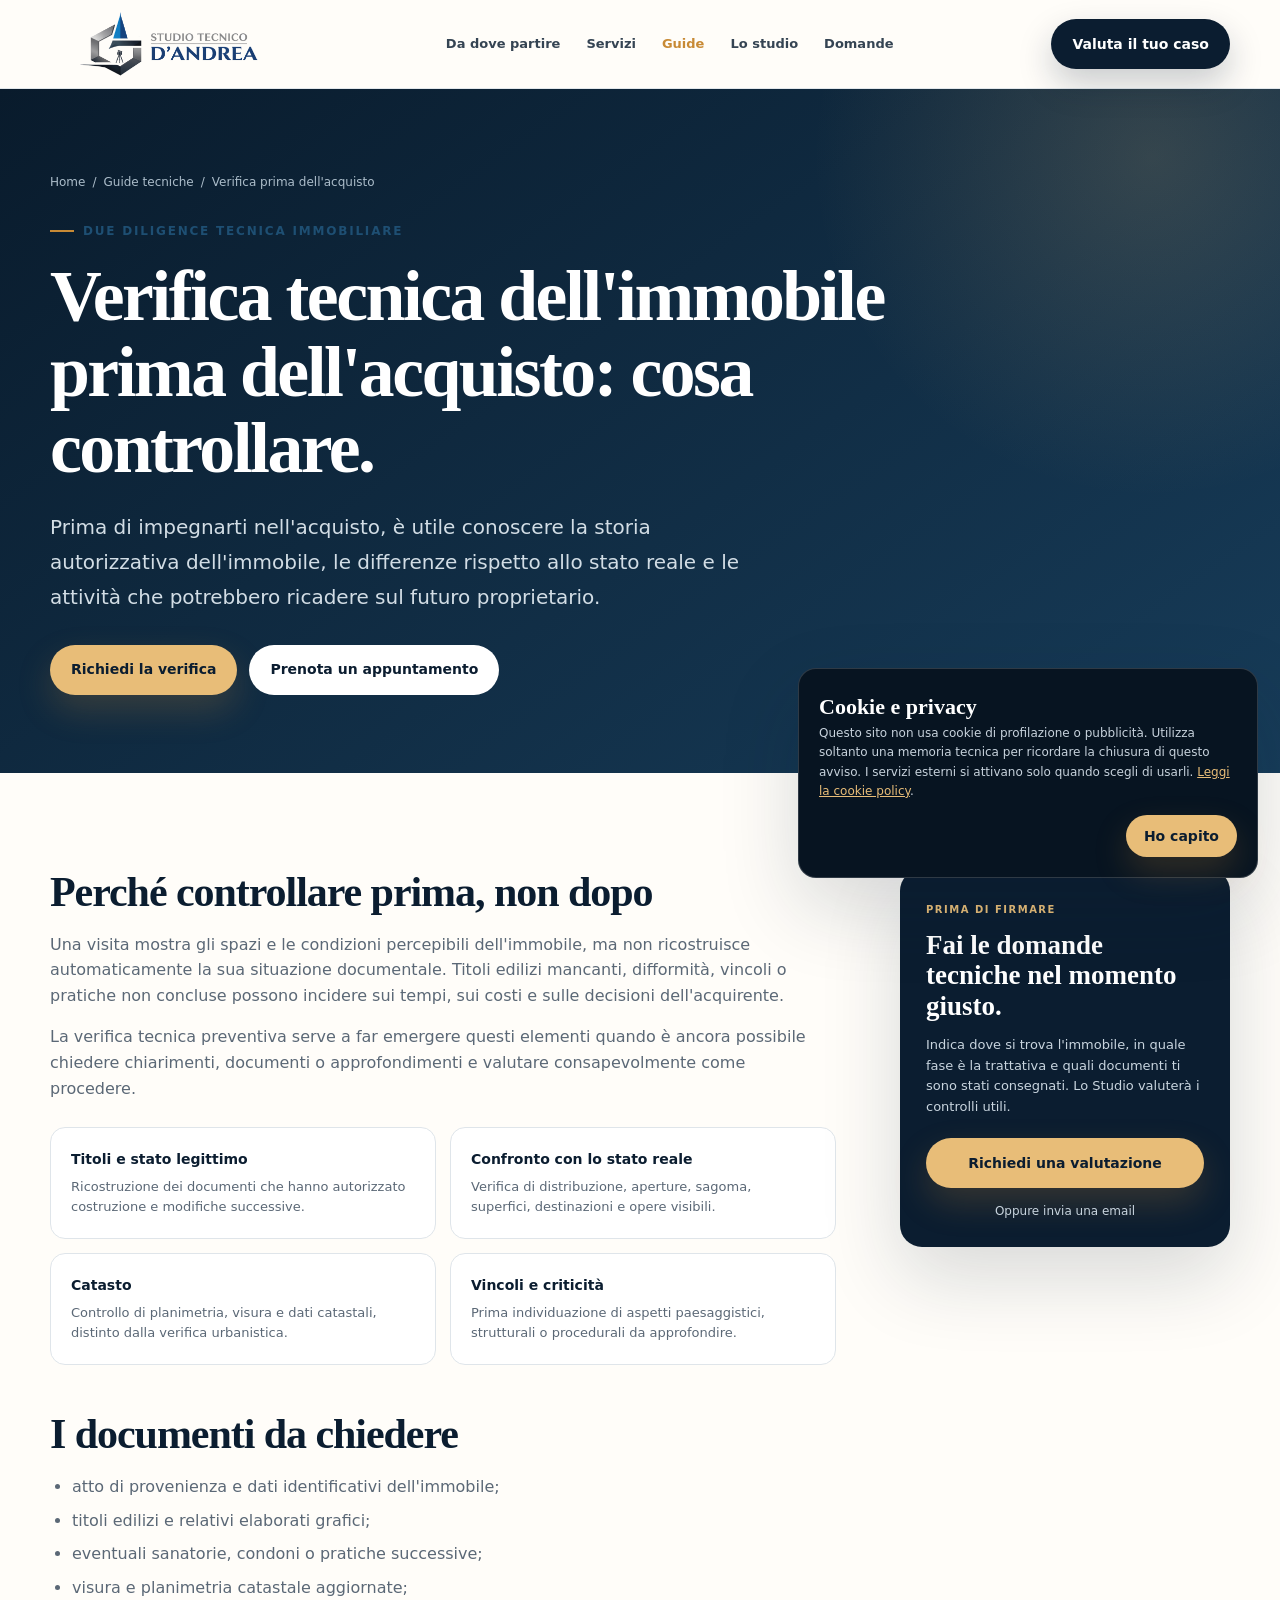
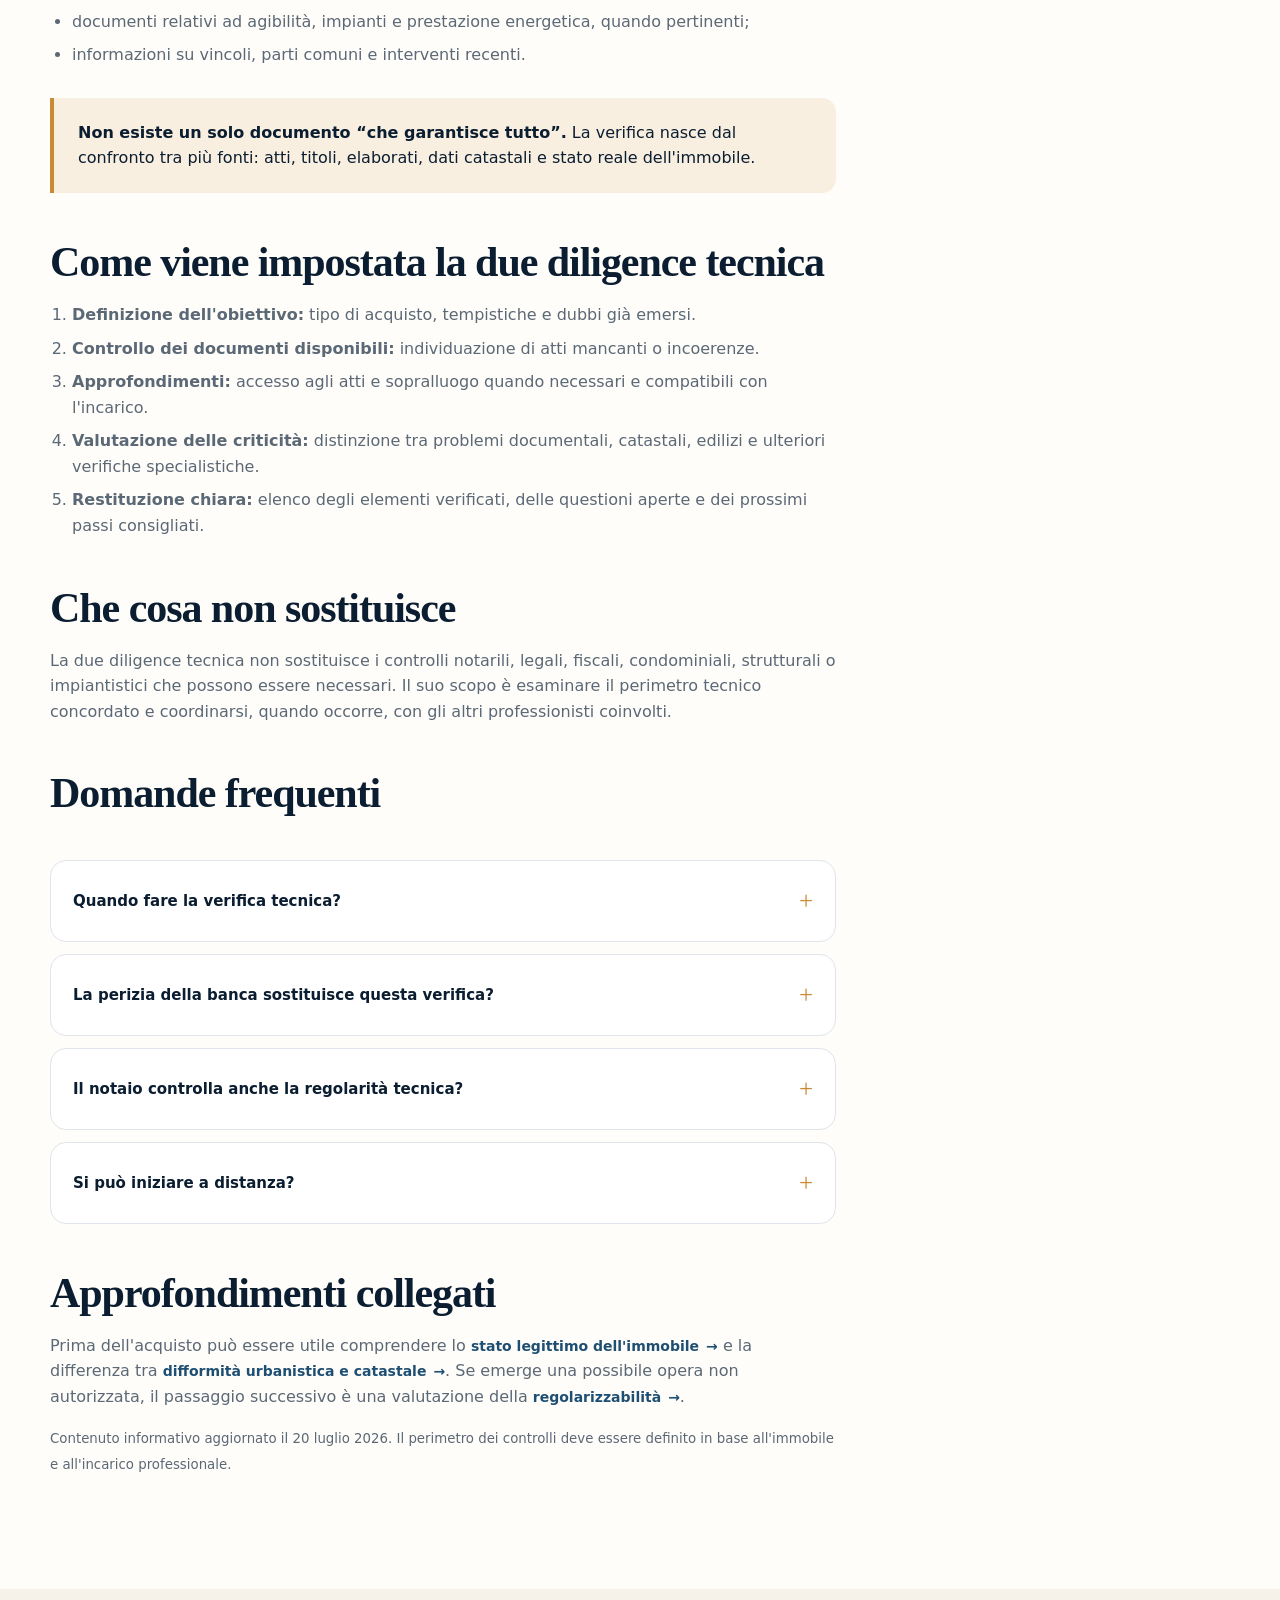
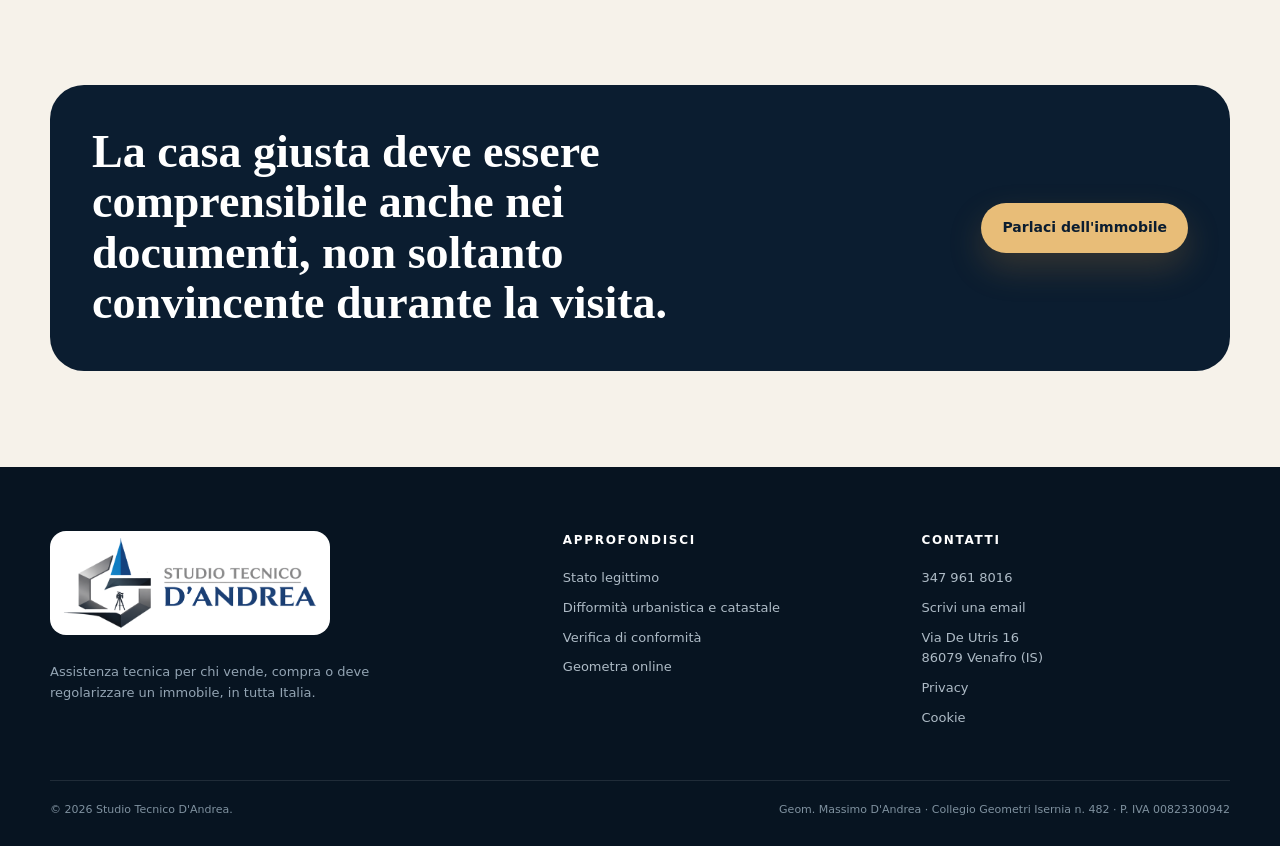
<file: verifica-immobile-prima-acquisto.html>
<!DOCTYPE html>
<html lang="it">
<head>
  <meta charset="utf-8">
  <meta name="viewport" content="width=device-width, initial-scale=1">
  <title>Verifica tecnica immobile prima dell'acquisto | Studio D'Andrea</title>
  <meta name="description" content="Cosa controllare prima di comprare casa: titoli edilizi, stato legittimo, catasto, difformità, vincoli e criticità tecniche dell'immobile.">
  <link rel="canonical" href="https://studiotecnicodandrea.it/verifica-immobile-prima-acquisto.html">
  <meta property="og:type" content="article">
  <meta property="og:locale" content="it_IT">
  <meta property="og:title" content="Verifica tecnica dell'immobile prima dell'acquisto">
  <meta property="og:description" content="Una verifica preventiva per conoscere documenti e criticità tecniche prima di assumere impegni importanti.">
  <meta property="og:url" content="https://studiotecnicodandrea.it/verifica-immobile-prima-acquisto.html">
  <meta property="og:image" content="https://studiotecnicodandrea.it/logo-studio-tecnico-dandrea.png">
  <link rel="icon" href="/favicon.ico" sizes="any">
  <link rel="icon" href="/favicon-96.png" type="image/png" sizes="96x96">
  <link rel="stylesheet" href="assets/style.css">
  <script type="application/ld+json">
  {
    "@context": "https://schema.org",
    "@graph": [
      {
        "@type": "WebPage",
        "name": "Verifica tecnica immobile prima dell'acquisto",
        "url": "https://studiotecnicodandrea.it/verifica-immobile-prima-acquisto.html",
        "dateModified": "2026-07-20",
        "author": {"@type": "Person", "name": "Geom. Massimo D'Andrea"},
        "publisher": {"@type": "ProfessionalService", "name": "Studio Tecnico D'Andrea", "url": "https://studiotecnicodandrea.it/"}
      },
      {
        "@type": "Service",
        "name": "Verifica tecnica preventiva dell'immobile",
        "provider": {"@type": "ProfessionalService", "name": "Studio Tecnico D'Andrea", "telephone": "+39 347 961 8016"},
        "areaServed": "Italia"
      },
      {
        "@type": "FAQPage",
        "mainEntity": [
          {"@type": "Question", "name": "Quando fare la verifica tecnica?", "acceptedAnswer": {"@type": "Answer", "text": "Il momento più utile è prima di assumere impegni non facilmente reversibili, lasciando il tempo necessario per acquisire e controllare i documenti."}},
          {"@type": "Question", "name": "La perizia della banca sostituisce questa verifica?", "acceptedAnswer": {"@type": "Answer", "text": "No. La perizia svolta per il finanziamento ha finalità e perimetro propri e non deve essere considerata automaticamente equivalente a una due diligence tecnica per l'acquirente."}},
          {"@type": "Question", "name": "Il notaio controlla anche la regolarità tecnica?", "acceptedAnswer": {"@type": "Answer", "text": "Il notaio svolge i controlli di propria competenza. La verifica tecnica richiede l'esame dei titoli, degli elaborati e dello stato reale da parte di un tecnico."}}
        ]
      }
    ]
  }
  </script>
</head>
<body>
  <a class="skip-link" href="#contenuto">Vai al contenuto</a>
  <header class="site-header">
    <div class="container header-inner">
      <a class="brand" href="index.html" aria-label="Studio Tecnico D'Andrea - Home"><span class="brand-mark" aria-hidden="true"><svg viewBox="0 0 32 32" fill="none" stroke="currentColor" stroke-width="1.7"><path d="M8 25V7h8c7 0 11 3 11 9s-4 9-11 9H8Z"/><path d="M14 10v12M5 26h23"/></svg></span><span class="brand-copy"><small>Studio tecnico</small><strong>D'Andrea</strong></span></a>
      <nav class="desktop-nav" aria-label="Navigazione principale"><a href="index.html#problema">Da dove partire</a><a href="index.html#servizi">Servizi</a><a href="index.html#guide" aria-current="page">Guide</a><a href="index.html#studio">Lo studio</a><a href="index.html#faq">Domande</a></nav>
      <div class="header-actions"><a class="btn btn--primary" href="index.html#contatti">Valuta il tuo caso</a><button class="menu-toggle" type="button" aria-label="Apri il menu" aria-expanded="false" aria-controls="menu-mobile" data-menu-button><span></span></button></div>
    </div>
    <nav class="mobile-menu" id="menu-mobile" aria-label="Navigazione mobile" data-mobile-menu data-open="false"><a href="index.html">Home</a><a href="conformita-urbanistica-catastale.html">Conformità</a><a href="stato-legittimo-immobile.html">Stato legittimo</a><a href="consulenza-tecnica-online.html">Geometra online</a><a class="btn btn--primary" href="index.html#contatti">Valuta il tuo caso</a></nav>
  </header>

  <main id="contenuto">
    <section class="page-hero">
      <div class="container">
        <nav class="breadcrumbs" aria-label="Percorso"><a href="index.html">Home</a><span>/</span><a href="index.html#guide">Guide tecniche</a><span>/</span><span>Verifica prima dell'acquisto</span></nav>
        <p class="eyebrow">Due diligence tecnica immobiliare</p>
        <h1 class="page-title">Verifica tecnica dell'immobile prima dell'acquisto: cosa controllare.</h1>
        <p class="lead">Prima di impegnarti nell'acquisto, è utile conoscere la storia autorizzativa dell'immobile, le differenze rispetto allo stato reale e le attività che potrebbero ricadere sul futuro proprietario.</p>
        <div class="page-actions"><a class="btn btn--gold" href="index.html#contatti">Richiedi la verifica</a><a class="btn btn--white" href="https://calendar.app.google/cjRotPmwKRnRmsyn8" target="_blank" rel="noopener">Prenota un appuntamento</a></div>
      </div>
    </section>

    <section class="section">
      <div class="container content-layout">
        <article class="prose">
          <h2>Perché controllare prima, non dopo</h2>
          <p>Una visita mostra gli spazi e le condizioni percepibili dell'immobile, ma non ricostruisce automaticamente la sua situazione documentale. Titoli edilizi mancanti, difformità, vincoli o pratiche non concluse possono incidere sui tempi, sui costi e sulle decisioni dell'acquirente.</p>
          <p>La verifica tecnica preventiva serve a far emergere questi elementi quando è ancora possibile chiedere chiarimenti, documenti o approfondimenti e valutare consapevolmente come procedere.</p>

          <div class="feature-list">
            <div class="feature-box"><strong>Titoli e stato legittimo</strong><span>Ricostruzione dei documenti che hanno autorizzato costruzione e modifiche successive.</span></div>
            <div class="feature-box"><strong>Confronto con lo stato reale</strong><span>Verifica di distribuzione, aperture, sagoma, superfici, destinazioni e opere visibili.</span></div>
            <div class="feature-box"><strong>Catasto</strong><span>Controllo di planimetria, visura e dati catastali, distinto dalla verifica urbanistica.</span></div>
            <div class="feature-box"><strong>Vincoli e criticità</strong><span>Prima individuazione di aspetti paesaggistici, strutturali o procedurali da approfondire.</span></div>
          </div>

          <h2>I documenti da chiedere</h2>
          <ul>
            <li>atto di provenienza e dati identificativi dell'immobile;</li>
            <li>titoli edilizi e relativi elaborati grafici;</li>
            <li>eventuali sanatorie, condoni o pratiche successive;</li>
            <li>visura e planimetria catastale aggiornate;</li>
            <li>documenti relativi ad agibilità, impianti e prestazione energetica, quando pertinenti;</li>
            <li>informazioni su vincoli, parti comuni e interventi recenti.</li>
          </ul>

          <div class="notice"><p><strong>Non esiste un solo documento “che garantisce tutto”.</strong> La verifica nasce dal confronto tra più fonti: atti, titoli, elaborati, dati catastali e stato reale dell'immobile.</p></div>

          <h2>Come viene impostata la due diligence tecnica</h2>
          <ol>
            <li><strong>Definizione dell'obiettivo:</strong> tipo di acquisto, tempistiche e dubbi già emersi.</li>
            <li><strong>Controllo dei documenti disponibili:</strong> individuazione di atti mancanti o incoerenze.</li>
            <li><strong>Approfondimenti:</strong> accesso agli atti e sopralluogo quando necessari e compatibili con l'incarico.</li>
            <li><strong>Valutazione delle criticità:</strong> distinzione tra problemi documentali, catastali, edilizi e ulteriori verifiche specialistiche.</li>
            <li><strong>Restituzione chiara:</strong> elenco degli elementi verificati, delle questioni aperte e dei prossimi passi consigliati.</li>
          </ol>

          <h2>Che cosa non sostituisce</h2>
          <p>La due diligence tecnica non sostituisce i controlli notarili, legali, fiscali, condominiali, strutturali o impiantistici che possono essere necessari. Il suo scopo è esaminare il perimetro tecnico concordato e coordinarsi, quando occorre, con gli altri professionisti coinvolti.</p>

          <h2>Domande frequenti</h2>
          <div class="faq-list">
            <details class="faq-item"><summary>Quando fare la verifica tecnica?</summary><p>Il momento più utile è prima di assumere impegni non facilmente reversibili, lasciando il tempo necessario per acquisire documenti e chiarire eventuali criticità.</p></details>
            <details class="faq-item"><summary>La perizia della banca sostituisce questa verifica?</summary><p>No. La perizia per il finanziamento ha finalità e perimetro propri e non deve essere considerata automaticamente equivalente a una verifica tecnica svolta nell'interesse dell'acquirente.</p></details>
            <details class="faq-item"><summary>Il notaio controlla anche la regolarità tecnica?</summary><p>Il notaio esegue i controlli di propria competenza. Il confronto tra titoli edilizi, elaborati e stato reale richiede una specifica verifica tecnica.</p></details>
            <details class="faq-item"><summary>Si può iniziare a distanza?</summary><p>Sì. La documentazione disponibile e il quesito possono essere esaminati preliminarmente online. Lo Studio chiarirà poi se servono sopralluogo, accesso agli atti o un tecnico operativo sul posto.</p></details>
          </div>

          <h2>Approfondimenti collegati</h2>
          <p>Prima dell'acquisto può essere utile comprendere lo <a class="text-link" href="stato-legittimo-immobile.html">stato legittimo dell'immobile</a> e la differenza tra <a class="text-link" href="difformita-urbanistica-catastale.html">difformità urbanistica e catastale</a>. Se emerge una possibile opera non autorizzata, il passaggio successivo è una valutazione della <a class="text-link" href="sanatorie-edilizie.html">regolarizzabilità</a>.</p>
          <p><small>Contenuto informativo aggiornato il 20 luglio 2026. Il perimetro dei controlli deve essere definito in base all'immobile e all'incarico professionale.</small></p>
        </article>

        <aside class="sidebar-card">
          <small>Prima di firmare</small>
          <h2>Fai le domande tecniche nel momento giusto.</h2>
          <p>Indica dove si trova l'immobile, in quale fase è la trattativa e quali documenti ti sono stati consegnati. Lo Studio valuterà i controlli utili.</p>
          <a class="btn btn--gold" href="index.html#contatti">Richiedi una valutazione</a>
          <a class="mini-contact" href="mailto:studiotecnicogeomdandrea@gmail.com">Oppure invia una email</a>
        </aside>
      </div>
    </section>

    <section class="section section--soft"><div class="container cta-band"><h2>La casa giusta deve essere comprensibile anche nei documenti, non soltanto convincente durante la visita.</h2><a class="btn btn--gold" href="index.html#contatti">Parlaci dell'immobile</a></div></section>
  </main>

  <footer class="site-footer"><div class="container footer-main"><div class="footer-brand"><a class="brand" href="index.html"><span class="brand-mark" aria-hidden="true"><svg viewBox="0 0 32 32" fill="none" stroke="currentColor" stroke-width="1.7"><path d="M8 25V7h8c7 0 11 3 11 9s-4 9-11 9H8Z"/><path d="M14 10v12M5 26h23"/></svg></span><span class="brand-copy"><small>Studio tecnico</small><strong>D'Andrea</strong></span></a><p>Assistenza tecnica per chi vende, compra o deve regolarizzare un immobile, in tutta Italia.</p></div><div class="footer-col"><h3>Approfondisci</h3><a href="stato-legittimo-immobile.html">Stato legittimo</a><a href="difformita-urbanistica-catastale.html">Difformità urbanistica e catastale</a><a href="conformita-urbanistica-catastale.html">Verifica di conformità</a><a href="consulenza-tecnica-online.html">Geometra online</a></div><div class="footer-col"><h3>Contatti</h3><a href="tel:+393479618016">347&nbsp;961&nbsp;8016</a><a href="mailto:studiotecnicogeomdandrea@gmail.com">Scrivi una email</a><span>Via De Utris 16<br>86079 Venafro (IS)</span><a href="privacy.html">Privacy</a><a href="cookie-policy.html">Cookie</a></div></div><div class="container footer-bottom"><span>© <span data-year>2026</span> Studio Tecnico D'Andrea.</span><span>Geom. Massimo D'Andrea · Collegio Geometri Isernia n. 482 · P. IVA 00823300942</span></div></footer>
  <script src="assets/main.js" defer></script>
</body>
</html>
</file>
<file: assets/style.css>
:root {
  --ink: #0b1d30;
  --ink-2: #16324d;
  --blue: #1e4f73;
  --gold: #c88a35;
  --gold-2: #e8bd78;
  --cream: #f6f2ea;
  --paper: #fffdf9;
  --white: #ffffff;
  --line: #dfe5ea;
  --muted: #5b6876;
  --muted-light: #aab6c1;
  --success: #257459;
  --shadow-sm: 0 12px 30px rgba(11, 29, 48, 0.08);
  --shadow-lg: 0 30px 80px rgba(11, 29, 48, 0.16);
  --radius-sm: 14px;
  --radius-md: 22px;
  --radius-lg: 34px;
  --max: 1180px;
}

* {
  box-sizing: border-box;
}

html {
  scroll-behavior: smooth;
  scroll-padding-top: 94px;
}

body {
  margin: 0;
  color: var(--ink);
  background: var(--paper);
  font-family: Inter, ui-sans-serif, system-ui, -apple-system, BlinkMacSystemFont, "Segoe UI", sans-serif;
  line-height: 1.6;
  -webkit-font-smoothing: antialiased;
  text-rendering: optimizeLegibility;
}

body.menu-open {
  overflow: hidden;
}

img {
  display: block;
  max-width: 100%;
}

a {
  color: inherit;
  text-decoration: none;
}

button,
input,
select,
textarea {
  font: inherit;
}

button,
a {
  -webkit-tap-highlight-color: transparent;
}

:focus-visible {
  outline: 3px solid rgba(200, 138, 53, 0.45);
  outline-offset: 3px;
}

.skip-link {
  position: fixed;
  z-index: 9999;
  top: 10px;
  left: 10px;
  padding: 10px 16px;
  color: var(--white);
  background: var(--ink);
  border-radius: 10px;
  transform: translateY(-150%);
}

.skip-link:focus {
  transform: translateY(0);
}

.container {
  width: min(calc(100% - 40px), var(--max));
  margin-inline: auto;
}

.narrow {
  width: min(calc(100% - 40px), 820px);
  margin-inline: auto;
}

.section {
  padding: 96px 0;
}

.section--soft {
  background: var(--cream);
}

.section--dark {
  color: var(--white);
  background:
    radial-gradient(circle at 85% 15%, rgba(232, 189, 120, 0.13), transparent 28%),
    linear-gradient(145deg, #091b2c, #112e48 65%, #173c59);
}

.eyebrow {
  display: inline-flex;
  align-items: center;
  gap: 9px;
  margin: 0 0 18px;
  color: var(--blue);
  font-size: 12px;
  font-weight: 800;
  letter-spacing: 0.15em;
  line-height: 1.4;
  text-transform: uppercase;
}

.eyebrow::before {
  width: 24px;
  height: 2px;
  content: "";
  background: var(--gold);
}

.section--dark .eyebrow,
.cta-band .eyebrow {
  color: var(--gold-2);
}

.display,
.section-title,
.page-title {
  margin: 0;
  font-family: Georgia, "Times New Roman", serif;
  font-weight: 600;
  letter-spacing: -0.035em;
  line-height: 1.06;
}

.display {
  max-width: 760px;
  font-size: clamp(46px, 6.2vw, 80px);
}

.section-title {
  max-width: 820px;
  font-size: clamp(34px, 4.6vw, 58px);
}

.page-title {
  max-width: 900px;
  font-size: clamp(42px, 5.6vw, 72px);
}

.lead {
  max-width: 690px;
  margin: 24px 0 0;
  color: var(--muted);
  font-size: clamp(17px, 2vw, 20px);
  line-height: 1.75;
}

.section--dark .lead {
  color: #cbd6df;
}

.section-heading {
  display: flex;
  align-items: end;
  justify-content: space-between;
  gap: 30px;
  margin-bottom: 42px;
}

.section-heading > p {
  max-width: 390px;
  margin: 0;
  color: var(--muted);
}

.section--dark .section-heading > p {
  color: #c9d5df;
}

.btn {
  display: inline-flex;
  min-height: 50px;
  align-items: center;
  justify-content: center;
  gap: 10px;
  padding: 13px 20px;
  border: 1px solid transparent;
  border-radius: 999px;
  cursor: pointer;
  font-size: 14px;
  font-weight: 800;
  line-height: 1.2;
  transition: transform 180ms ease, box-shadow 180ms ease, background 180ms ease, color 180ms ease, border-color 180ms ease;
}

.btn:hover {
  transform: translateY(-2px);
}

.btn--primary {
  color: var(--white);
  background: var(--ink);
  box-shadow: 0 15px 34px rgba(11, 29, 48, 0.22);
}

.btn--primary:hover {
  background: var(--ink-2);
}

.btn--gold {
  color: var(--ink);
  background: var(--gold-2);
  box-shadow: 0 15px 34px rgba(200, 138, 53, 0.22);
}

.btn--gold:hover {
  background: #f2ca89;
}

.btn--ghost {
  color: var(--ink);
  background: rgba(255, 255, 255, 0.7);
  border-color: var(--line);
}

.btn--ghost:hover {
  background: var(--white);
  border-color: #bfcbd5;
}

.btn--white {
  color: var(--ink);
  background: var(--white);
}

.text-link {
  display: inline-flex;
  align-items: center;
  gap: 7px;
  color: var(--blue);
  font-size: 14px;
  font-weight: 800;
}

.text-link::after {
  content: "\2192";
  transition: transform 160ms ease;
}

.text-link:hover::after {
  transform: translateX(4px);
}

.site-header {
  position: sticky;
  z-index: 1000;
  top: 0;
  border-bottom: 1px solid rgba(223, 229, 234, 0.88);
  background: rgba(255, 253, 249, 0.93);
  backdrop-filter: blur(14px);
}

.header-inner {
  display: flex;
  min-height: 88px;
  align-items: center;
  justify-content: space-between;
  gap: 24px;
}

.brand {
  display: inline-flex;
  align-items: center;
  gap: 12px;
  flex-shrink: 0;
}

.brand-mark {
  display: block;
  width: 238px;
  height: 66px;
  background: transparent url("../logo-studio-tecnico-dandrea.png") no-repeat center / contain;
}

.brand-mark svg {
  display: none;
}

.brand-copy {
  position: absolute;
  width: 1px;
  height: 1px;
  padding: 0;
  overflow: hidden;
  clip: rect(0, 0, 0, 0);
  white-space: nowrap;
  border: 0;
}

.brand-copy small {
  color: var(--muted);
  font-size: 9px;
  font-weight: 800;
  letter-spacing: 0.2em;
  text-transform: uppercase;
}

.brand-copy strong {
  font-family: Georgia, "Times New Roman", serif;
  font-size: 21px;
  letter-spacing: -0.02em;
  line-height: 1.1;
}

.desktop-nav {
  display: flex;
  align-items: center;
  gap: 26px;
}

.desktop-nav a {
  color: #354453;
  font-size: 13px;
  font-weight: 750;
}

.desktop-nav a:hover,
.desktop-nav a[aria-current="page"] {
  color: var(--gold);
}

.header-actions {
  display: flex;
  align-items: center;
  gap: 10px;
}

.menu-toggle {
  display: none;
  width: 48px;
  height: 48px;
  padding: 0;
  border: 1px solid var(--line);
  color: var(--ink);
  background: var(--white);
  border-radius: 50%;
  cursor: pointer;
}

.menu-toggle span,
.menu-toggle::before,
.menu-toggle::after {
  display: block;
  width: 19px;
  height: 2px;
  margin: 4px auto;
  content: "";
  background: currentColor;
  transition: transform 180ms ease, opacity 180ms ease;
}

.menu-toggle[aria-expanded="true"] span {
  opacity: 0;
}

.menu-toggle[aria-expanded="true"]::before {
  transform: translateY(6px) rotate(45deg);
}

.menu-toggle[aria-expanded="true"]::after {
  transform: translateY(-6px) rotate(-45deg);
}

.mobile-menu {
  display: none;
}

.hero {
  position: relative;
  overflow: hidden;
  padding: 76px 0 70px;
  background:
    radial-gradient(circle at 10% 5%, rgba(200, 138, 53, 0.12), transparent 23%),
    linear-gradient(180deg, var(--paper), #f7fafb);
}

.hero::after {
  position: absolute;
  z-index: 0;
  right: -140px;
  bottom: -230px;
  width: 540px;
  height: 540px;
  border: 1px solid rgba(30, 79, 115, 0.12);
  border-radius: 50%;
  box-shadow: 0 0 0 48px rgba(30, 79, 115, 0.025), 0 0 0 96px rgba(30, 79, 115, 0.02);
  content: "";
}

.hero-grid {
  position: relative;
  z-index: 1;
  display: grid;
  grid-template-columns: minmax(0, 1.06fr) minmax(380px, 0.94fr);
  align-items: center;
  gap: 72px;
}

.hero-copy strong.accent {
  color: var(--blue);
}

.hero-actions {
  display: flex;
  flex-wrap: wrap;
  gap: 12px;
  margin-top: 32px;
}

.trust-row {
  display: flex;
  flex-wrap: wrap;
  gap: 10px 24px;
  margin-top: 34px;
  color: var(--muted);
  font-size: 13px;
  font-weight: 700;
}

.trust-row span,
.trust-row a {
  display: inline-flex;
  align-items: center;
  gap: 8px;
}

.trust-row span::before,
.trust-row a::before {
  width: 8px;
  height: 8px;
  content: "";
  background: var(--gold);
  border-radius: 50%;
}

.trust-row a {
  color: var(--blue);
}

.trust-row a:hover {
  color: var(--gold);
}

.hero-visual {
  position: relative;
  min-height: 590px;
}

.hero-photo {
  position: absolute;
  inset: 0 0 52px 38px;
  overflow: hidden;
  background: var(--cream);
  border-radius: 180px 28px 28px 28px;
  box-shadow: var(--shadow-lg);
}

.hero-photo img {
  width: 100%;
  height: 100%;
  object-fit: cover;
  filter: saturate(0.72) contrast(1.03);
}

.hero-note {
  position: absolute;
  right: 0;
  bottom: 0;
  width: min(92%, 390px);
  padding: 25px 27px;
  color: var(--white);
  background: var(--ink);
  border: 1px solid rgba(255, 255, 255, 0.1);
  border-radius: var(--radius-md);
  box-shadow: var(--shadow-lg);
}

.hero-note small {
  color: var(--gold-2);
  font-size: 11px;
  font-weight: 800;
  letter-spacing: 0.16em;
  text-transform: uppercase;
}

.hero-note strong {
  display: block;
  margin-top: 7px;
  font-family: Georgia, "Times New Roman", serif;
  font-size: 24px;
  line-height: 1.22;
}

.hero-note p {
  margin: 10px 0 0;
  color: #c9d5df;
  font-size: 14px;
}

.intent-grid {
  display: grid;
  grid-template-columns: repeat(4, minmax(0, 1fr));
  gap: 16px;
}

.intent-card {
  position: relative;
  display: flex;
  min-height: 260px;
  flex-direction: column;
  padding: 28px;
  overflow: hidden;
  background: var(--white);
  border: 1px solid var(--line);
  border-radius: var(--radius-md);
  box-shadow: var(--shadow-sm);
  transition: transform 180ms ease, box-shadow 180ms ease, border-color 180ms ease;
}

.intent-card:hover {
  transform: translateY(-5px);
  border-color: #b9c6d0;
  box-shadow: var(--shadow-lg);
}

.intent-number {
  color: var(--gold);
  font-family: Georgia, "Times New Roman", serif;
  font-size: 18px;
  font-style: italic;
}

.intent-card h3 {
  margin: 26px 0 0;
  font-family: Georgia, "Times New Roman", serif;
  font-size: 26px;
  font-weight: 600;
  line-height: 1.15;
}

.intent-card p {
  margin: 14px 0 22px;
  color: var(--muted);
  font-size: 14px;
}

.intent-card .text-link {
  margin-top: auto;
}

.services-grid {
  display: grid;
  grid-template-columns: repeat(3, minmax(0, 1fr));
  gap: 18px;
}

.service-card {
  display: flex;
  min-height: 308px;
  flex-direction: column;
  padding: 30px;
  color: var(--white);
  background: rgba(255, 255, 255, 0.055);
  border: 1px solid rgba(255, 255, 255, 0.13);
  border-radius: var(--radius-md);
  transition: transform 180ms ease, background 180ms ease;
}

.service-card:hover {
  transform: translateY(-4px);
  background: rgba(255, 255, 255, 0.085);
}

.service-icon {
  display: grid;
  width: 52px;
  height: 52px;
  place-items: center;
  color: var(--ink);
  background: var(--gold-2);
  border-radius: 16px;
}

.service-icon svg {
  width: 27px;
  height: 27px;
}

.service-card h3 {
  margin: 25px 0 0;
  font-family: Georgia, "Times New Roman", serif;
  font-size: 26px;
  font-weight: 600;
  line-height: 1.18;
}

.service-card p {
  margin: 13px 0 24px;
  color: #c9d5df;
  font-size: 14px;
}

.service-card .text-link {
  margin-top: auto;
  color: var(--gold-2);
}

.profile-grid {
  display: grid;
  grid-template-columns: minmax(340px, 0.82fr) minmax(0, 1.18fr);
  align-items: stretch;
  gap: 54px;
}

.profile-media {
  position: relative;
  min-height: 620px;
  overflow: hidden;
  background: var(--ink);
  border-radius: 30px 30px 180px 30px;
}

.profile-media img {
  width: 100%;
  height: 100%;
  object-fit: cover;
  object-position: center top;
}

.profile-stamp {
  position: absolute;
  right: 24px;
  bottom: 24px;
  left: 24px;
  padding: 20px 22px;
  color: var(--white);
  background: rgba(11, 29, 48, 0.9);
  border: 1px solid rgba(255, 255, 255, 0.14);
  border-radius: 18px;
  backdrop-filter: blur(9px);
}

.profile-stamp strong {
  display: block;
  font-family: Georgia, "Times New Roman", serif;
  font-size: 21px;
}

.profile-stamp span {
  display: block;
  margin-top: 5px;
  color: #cbd6df;
  font-size: 13px;
}

.profile-content {
  align-self: center;
}

.profile-content > p {
  max-width: 650px;
  margin: 24px 0 0;
  color: var(--muted);
  font-size: 17px;
}

.credentials {
  display: grid;
  grid-template-columns: repeat(2, minmax(0, 1fr));
  gap: 14px;
  margin-top: 30px;
}

.credential {
  padding: 20px;
  background: var(--white);
  border: 1px solid var(--line);
  border-radius: 16px;
}

.credential strong {
  display: block;
  font-size: 14px;
}

.credential span {
  display: block;
  margin-top: 5px;
  color: var(--muted);
  font-size: 13px;
}

.media-section {
  background:
    radial-gradient(circle at 8% 90%, rgba(30, 79, 115, 0.08), transparent 28%),
    var(--paper);
}

.media-feature {
  display: grid;
  grid-template-columns: minmax(260px, 0.68fr) minmax(0, 1.32fr);
  overflow: hidden;
  background: var(--white);
  border: 1px solid var(--line);
  border-radius: var(--radius-lg);
  box-shadow: var(--shadow-lg);
}

.media-feature__brand {
  display: flex;
  min-height: 390px;
  flex-direction: column;
  justify-content: center;
  padding: 46px;
  color: var(--white);
  background:
    radial-gradient(circle at 20% 20%, rgba(232, 189, 120, 0.17), transparent 36%),
    linear-gradient(145deg, #091b2c, #173c59);
}

.media-feature__brand span,
.media-kicker {
  color: var(--gold-2);
  font-size: 11px;
  font-weight: 800;
  letter-spacing: 0.18em;
  text-transform: uppercase;
}

.media-feature__brand strong {
  margin-top: 9px;
  font-family: Georgia, "Times New Roman", serif;
  font-size: clamp(48px, 6vw, 74px);
  font-weight: 600;
  letter-spacing: -0.045em;
  line-height: 1;
}

.media-feature__brand small {
  margin-top: 24px;
  color: #c5d2dc;
  font-size: 13px;
}

.media-feature__content {
  align-self: center;
  padding: 48px 54px;
}

.media-feature__content h3 {
  margin: 10px 0 0;
  font-family: Georgia, "Times New Roman", serif;
  font-size: clamp(38px, 5vw, 58px);
  font-weight: 600;
  letter-spacing: -0.035em;
  line-height: 1.05;
}

.media-feature__content p {
  max-width: 690px;
  margin: 20px 0 0;
  color: var(--muted);
  font-size: 16px;
}

.media-actions {
  display: flex;
  flex-wrap: wrap;
  align-items: center;
  gap: 23px;
  margin-top: 29px;
}

.media-highlights {
  display: grid;
  grid-template-columns: repeat(3, minmax(0, 1fr));
  gap: 16px;
  margin-top: 18px;
}

.media-highlight {
  display: flex;
  min-height: 190px;
  flex-direction: column;
  padding: 25px;
  background: var(--white);
  border: 1px solid var(--line);
  border-radius: var(--radius-md);
  box-shadow: var(--shadow-sm);
  transition: transform 180ms ease, border-color 180ms ease, box-shadow 180ms ease;
}

.media-highlight:hover {
  border-color: rgba(200, 138, 53, 0.55);
  box-shadow: 0 18px 38px rgba(11, 29, 48, 0.11);
  transform: translateY(-3px);
}

.media-highlight small {
  color: var(--gold);
  font-size: 10px;
  font-weight: 800;
  letter-spacing: 0.12em;
  text-transform: uppercase;
}

.media-highlight strong {
  margin-top: 15px;
  font-family: Georgia, "Times New Roman", serif;
  font-size: 25px;
  font-weight: 600;
}

.media-highlight span {
  margin-top: 8px;
  color: var(--muted);
  font-size: 13px;
}

.reviews-heading {
  align-items: center;
}

.google-rating {
  display: flex;
  min-width: 280px;
  align-items: center;
  gap: 18px;
  padding: 20px 24px;
  background: var(--white);
  border: 1px solid var(--line);
  border-radius: var(--radius-md);
  box-shadow: var(--shadow-sm);
}

.google-rating > strong {
  font-family: Georgia, "Times New Roman", serif;
  font-size: 48px;
  font-weight: 600;
  letter-spacing: -0.04em;
  line-height: 1;
}

.google-rating div {
  display: grid;
  gap: 4px;
}

.google-rating div > span:last-child {
  color: var(--muted);
  font-size: 13px;
  font-weight: 750;
}

.review-stars {
  color: var(--gold);
  font-size: 17px;
  letter-spacing: 0.08em;
  line-height: 1;
}

.reviews-grid {
  display: grid;
  grid-template-columns: repeat(3, minmax(0, 1fr));
  gap: 18px;
}

.review-card {
  display: flex;
  min-height: 290px;
  flex-direction: column;
  margin: 0;
  padding: 28px;
  background: var(--white);
  border: 1px solid var(--line);
  border-radius: var(--radius-md);
  box-shadow: var(--shadow-sm);
}

.review-card blockquote {
  position: relative;
  margin: 28px 0 26px;
  color: var(--ink-2);
  font-family: Georgia, "Times New Roman", serif;
  font-size: 20px;
  line-height: 1.5;
}

.review-card blockquote::before {
  position: absolute;
  top: -31px;
  left: -3px;
  color: rgba(200, 138, 53, 0.24);
  content: "\201C";
  font-family: Georgia, "Times New Roman", serif;
  font-size: 58px;
  line-height: 1;
}

.review-card figcaption {
  display: grid;
  gap: 3px;
  margin-top: auto;
  padding-top: 18px;
  border-top: 1px solid var(--line);
}

.review-card figcaption strong {
  font-size: 14px;
}

.review-card figcaption span {
  color: var(--muted);
  font-size: 12px;
}

.reviews-footer {
  display: flex;
  align-items: center;
  justify-content: space-between;
  gap: 24px;
  margin-top: 28px;
}

.reviews-footer p {
  max-width: 610px;
  margin: 0;
  color: var(--muted);
  font-size: 12px;
}

.process {
  display: grid;
  grid-template-columns: repeat(4, minmax(0, 1fr));
  gap: 0;
  margin-top: 48px;
  border-top: 1px solid rgba(255, 255, 255, 0.18);
}

.process-step {
  position: relative;
  padding: 38px 28px 0 0;
}

.process-step::before {
  position: absolute;
  top: -7px;
  left: 0;
  width: 13px;
  height: 13px;
  content: "";
  background: var(--gold-2);
  border: 4px solid var(--ink-2);
  border-radius: 50%;
}

.process-step small {
  color: var(--gold-2);
  font-size: 11px;
  font-weight: 800;
  letter-spacing: 0.16em;
  text-transform: uppercase;
}

.process-step h3 {
  margin: 13px 0 0;
  font-family: Georgia, "Times New Roman", serif;
  font-size: 23px;
  font-weight: 600;
}

.process-step p {
  margin: 10px 0 0;
  color: #c9d5df;
  font-size: 14px;
}

.online-card {
  display: grid;
  grid-template-columns: minmax(0, 1fr) minmax(360px, 0.68fr);
  align-items: center;
  gap: 50px;
  padding: 52px;
  color: var(--white);
  background:
    linear-gradient(120deg, rgba(11, 29, 48, 0.94), rgba(22, 50, 77, 0.93)),
    url("../dettagli-tecnici.webp") center/cover;
  border-radius: var(--radius-lg);
  box-shadow: var(--shadow-lg);
}

.online-card h2 {
  margin: 0;
  font-family: Georgia, "Times New Roman", serif;
  font-size: clamp(34px, 4.7vw, 56px);
  font-weight: 600;
  letter-spacing: -0.03em;
  line-height: 1.05;
}

.online-card p {
  margin: 20px 0 0;
  color: #d3dde5;
}

.online-points {
  display: grid;
  gap: 12px;
}

.online-point {
  display: flex;
  align-items: center;
  gap: 12px;
  padding: 14px 16px;
  background: rgba(255, 255, 255, 0.08);
  border: 1px solid rgba(255, 255, 255, 0.13);
  border-radius: 14px;
  font-size: 14px;
  font-weight: 700;
}

.online-point::before {
  display: grid;
  width: 26px;
  height: 26px;
  flex: 0 0 26px;
  place-items: center;
  content: "\2713";
  color: var(--ink);
  background: var(--gold-2);
  border-radius: 50%;
  font-size: 13px;
  font-weight: 900;
}

.faq-list {
  display: grid;
  max-width: 900px;
  gap: 12px;
  margin-top: 42px;
}

.faq-item {
  background: var(--white);
  border: 1px solid var(--line);
  border-radius: 16px;
}

.faq-item summary {
  display: flex;
  align-items: center;
  justify-content: space-between;
  gap: 20px;
  padding: 20px 22px;
  cursor: pointer;
  font-size: 15px;
  font-weight: 800;
  list-style: none;
}

.faq-item summary::-webkit-details-marker {
  display: none;
}

.faq-item summary::after {
  content: "+";
  color: var(--gold);
  font-family: Georgia, "Times New Roman", serif;
  font-size: 25px;
  font-weight: 400;
}

.faq-item[open] summary::after {
  content: "\2212";
}

.faq-item p {
  margin: 0;
  padding: 0 22px 21px;
  color: var(--muted);
  font-size: 14px;
}

.contact-grid {
  display: grid;
  grid-template-columns: minmax(0, 0.78fr) minmax(420px, 1.22fr);
  gap: 30px;
}

.contact-panel,
.form-panel {
  padding: 38px;
  border-radius: var(--radius-md);
}

.contact-panel {
  color: var(--white);
  background: var(--ink);
}

.contact-panel h2,
.form-panel h2 {
  margin: 0;
  font-family: Georgia, "Times New Roman", serif;
  font-size: clamp(32px, 4vw, 46px);
  font-weight: 600;
  line-height: 1.08;
}

.contact-panel > p {
  margin: 18px 0 0;
  color: #c9d5df;
}

.contact-list {
  display: grid;
  gap: 11px;
  margin-top: 30px;
}

.contact-link {
  display: flex;
  align-items: center;
  gap: 13px;
  padding: 14px;
  background: rgba(255, 255, 255, 0.06);
  border: 1px solid rgba(255, 255, 255, 0.11);
  border-radius: 14px;
}

.contact-link svg {
  width: 22px;
  height: 22px;
  flex: 0 0 22px;
  color: var(--gold-2);
}

.contact-link small {
  display: block;
  color: #9fb0be;
  font-size: 10px;
  font-weight: 800;
  letter-spacing: 0.12em;
  text-transform: uppercase;
}

.contact-link strong,
.contact-link span {
  display: block;
  margin-top: 2px;
  font-size: 14px;
}

.form-panel {
  background: var(--white);
  border: 1px solid var(--line);
  box-shadow: var(--shadow-sm);
}

.form-panel > p {
  margin: 12px 0 0;
  color: var(--muted);
  font-size: 14px;
}

.contact-form {
  display: grid;
  gap: 16px;
  margin-top: 25px;
}

.form-row {
  display: grid;
  grid-template-columns: repeat(2, minmax(0, 1fr));
  gap: 14px;
}

.field label {
  display: block;
  margin: 0 0 7px;
  font-size: 12px;
  font-weight: 800;
}

.field input,
.field select,
.field textarea {
  width: 100%;
  padding: 13px 14px;
  color: var(--ink);
  background: #fbfcfd;
  border: 1px solid #cfd8df;
  border-radius: 12px;
  outline: none;
  transition: border-color 160ms ease, box-shadow 160ms ease;
}

.field input:focus,
.field select:focus,
.field textarea:focus {
  border-color: var(--blue);
  box-shadow: 0 0 0 4px rgba(30, 79, 115, 0.09);
}

.field textarea {
  min-height: 132px;
  resize: vertical;
}

.consent {
  display: flex;
  align-items: flex-start;
  gap: 9px;
  color: var(--muted);
  font-size: 11px;
}

.consent input {
  width: 17px;
  height: 17px;
  flex: 0 0 17px;
  margin-top: 2px;
}

.consent a {
  color: var(--blue);
  text-decoration: underline;
}

.form-note {
  margin: 0;
  color: var(--muted);
  font-size: 11px;
}

.form-status {
  min-height: 24px;
  margin: 0;
  padding: 10px 12px;
  color: var(--muted);
  background: #f5f7f8;
  border-radius: 10px;
  font-size: 12px;
}

.form-status:empty {
  display: none;
}

.form-status[data-state="success"] {
  color: #15543f;
  background: #eaf7f1;
}

.form-status[data-state="error"] {
  color: #8b2e2e;
  background: #fff0f0;
}

.honeypot {
  position: absolute !important;
  left: -9999px !important;
  width: 1px !important;
  height: 1px !important;
  overflow: hidden !important;
}

.site-footer {
  color: #c7d2dc;
  background: #071421;
}

.footer-main {
  display: grid;
  grid-template-columns: 1.2fr 0.8fr 0.8fr;
  gap: 50px;
  padding: 64px 0 42px;
}

.footer-brand .brand-mark {
  width: 280px;
  height: 104px;
  background-color: var(--white);
  background-size: calc(100% - 24px) auto;
  border-radius: 16px;
}

.footer-brand .brand-copy small {
  color: #8fa0af;
}

.footer-brand .brand-copy strong {
  color: var(--white);
}

.footer-brand > p {
  max-width: 390px;
  margin: 20px 0 0;
  color: #93a4b3;
  font-size: 13px;
}

.footer-col h3 {
  margin: 0 0 18px;
  color: var(--white);
  font-size: 12px;
  letter-spacing: 0.14em;
  text-transform: uppercase;
}

.footer-col a,
.footer-col span {
  display: block;
  margin: 9px 0;
  color: #aebbc6;
  font-size: 13px;
}

.footer-col a:hover {
  color: var(--gold-2);
}

.footer-bottom {
  display: flex;
  align-items: center;
  justify-content: space-between;
  gap: 20px;
  padding: 20px 0 28px;
  color: #7f919f;
  border-top: 1px solid rgba(255, 255, 255, 0.1);
  font-size: 11px;
}

.footer-bottom a {
  text-decoration: underline;
}

.cookie-notice {
  position: fixed;
  z-index: 3000;
  right: 22px;
  bottom: 22px;
  display: grid;
  width: min(calc(100% - 44px), 460px);
  gap: 14px;
  padding: 20px;
  color: var(--white);
  background: #071421;
  border: 1px solid rgba(255, 255, 255, 0.16);
  border-radius: 18px;
  box-shadow: var(--shadow-lg);
}

.cookie-notice h2 {
  margin: 0;
  font-family: Georgia, "Times New Roman", serif;
  font-size: 22px;
}

.cookie-notice p {
  margin: 0;
  color: #c7d2dc;
  font-size: 12px;
}

.cookie-notice a {
  color: var(--gold-2);
  text-decoration: underline;
}

.cookie-notice__actions {
  display: flex;
  align-items: center;
  justify-content: flex-end;
  gap: 12px;
}

.cookie-notice__actions .btn {
  min-height: 42px;
  padding: 10px 17px;
}

.mobile-cta {
  position: fixed;
  z-index: 990;
  right: 16px;
  bottom: 16px;
  display: none;
  width: 56px;
  height: 56px;
  place-items: center;
  color: var(--white);
  background: #178b57;
  border: 3px solid var(--white);
  border-radius: 50%;
  box-shadow: 0 14px 35px rgba(11, 29, 48, 0.25);
}

.mobile-cta svg {
  width: 27px;
  height: 27px;
}

/* Inner pages */
.page-hero {
  position: relative;
  overflow: hidden;
  padding: 84px 0 78px;
  color: var(--white);
  background:
    radial-gradient(circle at 90% 10%, rgba(232, 189, 120, 0.17), transparent 26%),
    linear-gradient(145deg, #091b2c, #173c59);
}

.breadcrumbs {
  display: flex;
  flex-wrap: wrap;
  gap: 7px;
  margin-bottom: 22px;
  color: #acbdca;
  font-size: 12px;
}

.breadcrumbs a:hover {
  color: var(--gold-2);
}

.page-hero .lead {
  color: #d2dde5;
}

.page-actions {
  display: flex;
  flex-wrap: wrap;
  gap: 12px;
  margin-top: 30px;
}

.content-layout {
  display: grid;
  grid-template-columns: minmax(0, 1fr) 330px;
  align-items: start;
  gap: 64px;
}

.prose h2 {
  margin: 46px 0 14px;
  font-family: Georgia, "Times New Roman", serif;
  font-size: clamp(28px, 3.6vw, 42px);
  font-weight: 600;
  letter-spacing: -0.025em;
  line-height: 1.12;
}

.prose h2:first-child {
  margin-top: 0;
}

.prose h3 {
  margin: 28px 0 10px;
  font-size: 18px;
}

.prose p,
.prose li {
  color: var(--muted);
}

.prose ul,
.prose ol {
  padding-left: 22px;
}

.prose li {
  margin: 8px 0;
}

.prose .notice {
  margin: 30px 0;
  padding: 22px 24px;
  color: var(--ink);
  background: #f8efe0;
  border-left: 4px solid var(--gold);
  border-radius: 0 14px 14px 0;
}

.prose .notice p {
  margin: 0;
  color: inherit;
}

.sidebar-card {
  position: sticky;
  top: 110px;
  padding: 26px;
  color: var(--white);
  background: var(--ink);
  border-radius: var(--radius-md);
  box-shadow: var(--shadow-lg);
}

.sidebar-card small {
  color: var(--gold-2);
  font-size: 10px;
  font-weight: 800;
  letter-spacing: 0.15em;
  text-transform: uppercase;
}

.sidebar-card h2 {
  margin: 10px 0 0;
  font-family: Georgia, "Times New Roman", serif;
  font-size: 27px;
  font-weight: 600;
  line-height: 1.12;
}

.sidebar-card p {
  margin: 14px 0 20px;
  color: #c8d4de;
  font-size: 13px;
}

.sidebar-card .btn {
  width: 100%;
}

.sidebar-card .mini-contact {
  display: block;
  margin-top: 14px;
  color: #c8d4de;
  font-size: 12px;
  text-align: center;
}

.feature-list {
  display: grid;
  grid-template-columns: repeat(2, minmax(0, 1fr));
  gap: 14px;
  margin: 26px 0;
}

.feature-box {
  padding: 20px;
  background: var(--white);
  border: 1px solid var(--line);
  border-radius: 15px;
}

.feature-box strong {
  display: block;
  font-size: 14px;
}

.feature-box span {
  display: block;
  margin-top: 6px;
  color: var(--muted);
  font-size: 13px;
}

.media-intro {
  max-width: 790px;
  margin: 0 auto 52px;
  text-align: center;
}

.media-intro p {
  margin: 16px 0 0;
  color: var(--muted);
  font-size: 17px;
}

.media-timeline {
  display: grid;
  gap: 18px;
}

.media-entry {
  display: grid;
  grid-template-columns: 150px minmax(0, 1fr);
  gap: 30px;
  padding: 34px;
  background: var(--white);
  border: 1px solid var(--line);
  border-radius: var(--radius-md);
  box-shadow: var(--shadow-sm);
  scroll-margin-top: 120px;
}

.media-entry__meta {
  padding-right: 28px;
  border-right: 1px solid var(--line);
}

.media-entry__meta strong {
  display: block;
  color: var(--blue);
  font-family: Georgia, "Times New Roman", serif;
  font-size: 30px;
  line-height: 1;
}

.media-entry__meta span {
  display: block;
  margin-top: 10px;
  color: var(--gold);
  font-size: 10px;
  font-weight: 800;
  letter-spacing: 0.12em;
  text-transform: uppercase;
}

.media-entry__content h2 {
  margin: 0;
  font-family: Georgia, "Times New Roman", serif;
  font-size: clamp(25px, 3vw, 34px);
  font-weight: 600;
  line-height: 1.15;
}

.media-entry__content p {
  margin: 13px 0 0;
  color: var(--muted);
}

.media-entry__links {
  display: flex;
  flex-wrap: wrap;
  gap: 19px;
  margin-top: 19px;
}

.media-source-note {
  margin-top: 28px;
  padding: 22px 24px;
  color: var(--muted);
  background: #f8efe0;
  border-left: 4px solid var(--gold);
  border-radius: 0 14px 14px 0;
  font-size: 13px;
}

.cta-band {
  display: flex;
  align-items: center;
  justify-content: space-between;
  gap: 40px;
  padding: 42px;
  color: var(--white);
  background: var(--ink);
  border-radius: var(--radius-lg);
}

.cta-band h2 {
  max-width: 650px;
  margin: 0;
  font-family: Georgia, "Times New Roman", serif;
  font-size: clamp(30px, 4vw, 46px);
  font-weight: 600;
  line-height: 1.1;
}

.appointment-band {
  margin-top: 54px;
}

.appointment-band__copy > p:last-child {
  max-width: 650px;
  margin: 13px 0 0;
  color: #c9d5df;
}

.appointment-band > .btn {
  flex: 0 0 auto;
}

.legal h1 {
  margin: 0;
  font-family: Georgia, "Times New Roman", serif;
  font-size: clamp(38px, 5vw, 58px);
}

.legal h2 {
  margin: 34px 0 10px;
  font-size: 22px;
}

.legal p,
.legal li {
  color: var(--muted);
}

.error-page {
  display: grid;
  min-height: 72vh;
  place-items: center;
  padding: 60px 20px;
  text-align: center;
}

.error-page strong {
  color: var(--gold);
  font-family: Georgia, "Times New Roman", serif;
  font-size: 90px;
  line-height: 1;
}

.error-page h1 {
  margin: 16px 0 0;
  font-family: Georgia, "Times New Roman", serif;
  font-size: 40px;
}

.error-page p {
  max-width: 560px;
  color: var(--muted);
}

.error-page .hero-actions {
  justify-content: center;
}

@media (max-width: 1080px) {
  .brand-mark {
    width: 208px;
  }

  .desktop-nav {
    gap: 16px;
  }

  .desktop-nav a:nth-last-child(-n+2) {
    display: none;
  }

  .hero-grid {
    gap: 42px;
  }

  .intent-grid {
    grid-template-columns: repeat(2, minmax(0, 1fr));
  }

  .services-grid {
    grid-template-columns: repeat(2, minmax(0, 1fr));
  }

  .reviews-grid {
    grid-template-columns: repeat(2, minmax(0, 1fr));
  }

  .profile-grid {
    gap: 36px;
  }

  .process {
    grid-template-columns: repeat(2, minmax(0, 1fr));
    gap: 28px 0;
  }

  .online-card {
    grid-template-columns: 1fr;
  }

  .media-feature__content {
    padding: 42px;
  }
}

@media (max-width: 860px) {
  .section {
    padding: 76px 0;
  }

  .desktop-nav,
  .header-actions .btn {
    display: none;
  }

  .menu-toggle {
    display: block;
  }

  .mobile-menu {
    position: fixed;
    z-index: 999;
    inset: 88px 0 auto;
    display: grid;
    gap: 3px;
    max-height: calc(100vh - 88px);
    padding: 18px 20px 26px;
    overflow-y: auto;
    background: var(--paper);
    border-bottom: 1px solid var(--line);
    box-shadow: var(--shadow-lg);
    transform: translateY(-130%);
    visibility: hidden;
    transition: transform 220ms ease, visibility 220ms ease;
  }

  .mobile-menu[data-open="true"] {
    transform: translateY(0);
    visibility: visible;
  }

  .mobile-menu a:not(.btn) {
    padding: 12px 4px;
    border-bottom: 1px solid var(--line);
    font-size: 15px;
    font-weight: 750;
  }

  .mobile-menu .btn {
    margin-top: 12px;
  }

  .hero {
    padding: 60px 0 54px;
  }

  .hero-grid,
  .profile-grid,
  .contact-grid,
  .content-layout {
    grid-template-columns: 1fr;
  }

  .media-feature {
    grid-template-columns: 1fr;
  }

  .media-feature__brand {
    min-height: auto;
    padding: 38px 42px;
  }

  .media-highlights {
    grid-template-columns: 1fr;
  }

  .hero-visual {
    min-height: 520px;
  }

  .hero-photo {
    inset: 0 28px 44px 0;
  }

  .section-heading {
    display: block;
  }

  .section-heading > p {
    margin-top: 18px;
  }

  .google-rating {
    width: fit-content;
    margin-top: 26px;
  }

  .profile-media {
    min-height: 520px;
  }

  .contact-grid {
    gap: 18px;
  }

  .sidebar-card {
    position: static;
  }

  .footer-main {
    grid-template-columns: 1fr 1fr;
  }

  .footer-brand {
    grid-column: 1 / -1;
  }

  .mobile-cta {
    display: grid;
  }
}

@media (max-width: 640px) {
  .container,
  .narrow {
    width: min(calc(100% - 28px), var(--max));
  }

  .section {
    padding: 62px 0;
  }

  .header-inner {
    min-height: 76px;
  }

  .mobile-menu {
    inset: 76px 0 auto;
    max-height: calc(100vh - 76px);
  }

  .brand-copy strong {
    font-size: 18px;
  }

  .brand-copy small {
    font-size: 8px;
  }

  .brand-mark {
    width: 188px;
    height: 58px;
  }

  .display {
    font-size: clamp(41px, 13vw, 58px);
  }

  .page-title {
    font-size: clamp(38px, 12vw, 54px);
  }

  .hero-actions,
  .page-actions {
    display: grid;
  }

  .hero-actions .btn,
  .page-actions .btn {
    width: 100%;
  }

  .hero-visual {
    min-height: 440px;
  }

  .hero-photo {
    inset: 0 14px 48px 0;
    border-radius: 115px 22px 22px 22px;
  }

  .hero-note {
    padding: 19px 20px;
  }

  .hero-note strong {
    font-size: 20px;
  }

  .intent-grid,
  .services-grid,
  .reviews-grid,
  .credentials,
  .feature-list,
  .form-row,
  .process {
    grid-template-columns: 1fr;
  }

  .media-feature__brand,
  .media-feature__content {
    padding: 30px 24px;
  }

  .media-actions {
    display: grid;
  }

  .media-actions .btn {
    width: 100%;
  }

  .media-entry {
    grid-template-columns: 1fr;
    gap: 20px;
    padding: 25px 22px;
  }

  .media-entry__meta {
    padding: 0 0 17px;
    border-right: 0;
    border-bottom: 1px solid var(--line);
  }

  .review-card {
    min-height: auto;
  }

  .reviews-footer {
    display: grid;
  }

  .reviews-footer .btn {
    width: 100%;
  }

  .intent-card,
  .service-card {
    min-height: auto;
  }

  .process {
    gap: 28px;
    border-top: 0;
  }

  .process-step {
    padding: 0 0 0 24px;
    border-left: 1px solid rgba(255, 255, 255, 0.18);
  }

  .process-step::before {
    top: 4px;
    left: -7px;
  }

  .profile-media {
    min-height: 430px;
    border-radius: 24px 24px 110px 24px;
  }

  .online-card,
  .contact-panel,
  .form-panel,
  .cta-band {
    padding: 28px 22px;
  }

  .cta-band {
    display: grid;
  }

  .contact-link strong,
  .contact-link span {
    font-size: 12px;
  }

  .footer-main {
    grid-template-columns: 1fr;
    gap: 32px;
  }

  .footer-brand {
    grid-column: auto;
  }

  .footer-bottom {
    display: grid;
  }

  .footer-brand .brand-mark {
    width: min(100%, 280px);
  }

  .cookie-notice {
    right: 14px;
    bottom: 14px;
    width: calc(100% - 28px);
  }

  .cookie-notice__actions {
    display: grid;
    justify-content: stretch;
  }

  .cookie-notice__actions .btn {
    width: 100%;
  }

  .page-hero {
    padding: 64px 0 58px;
  }
}

@media (prefers-reduced-motion: reduce) {
  *,
  *::before,
  *::after {
    scroll-behavior: auto !important;
    transition-duration: 0.01ms !important;
  }
}
</file>
